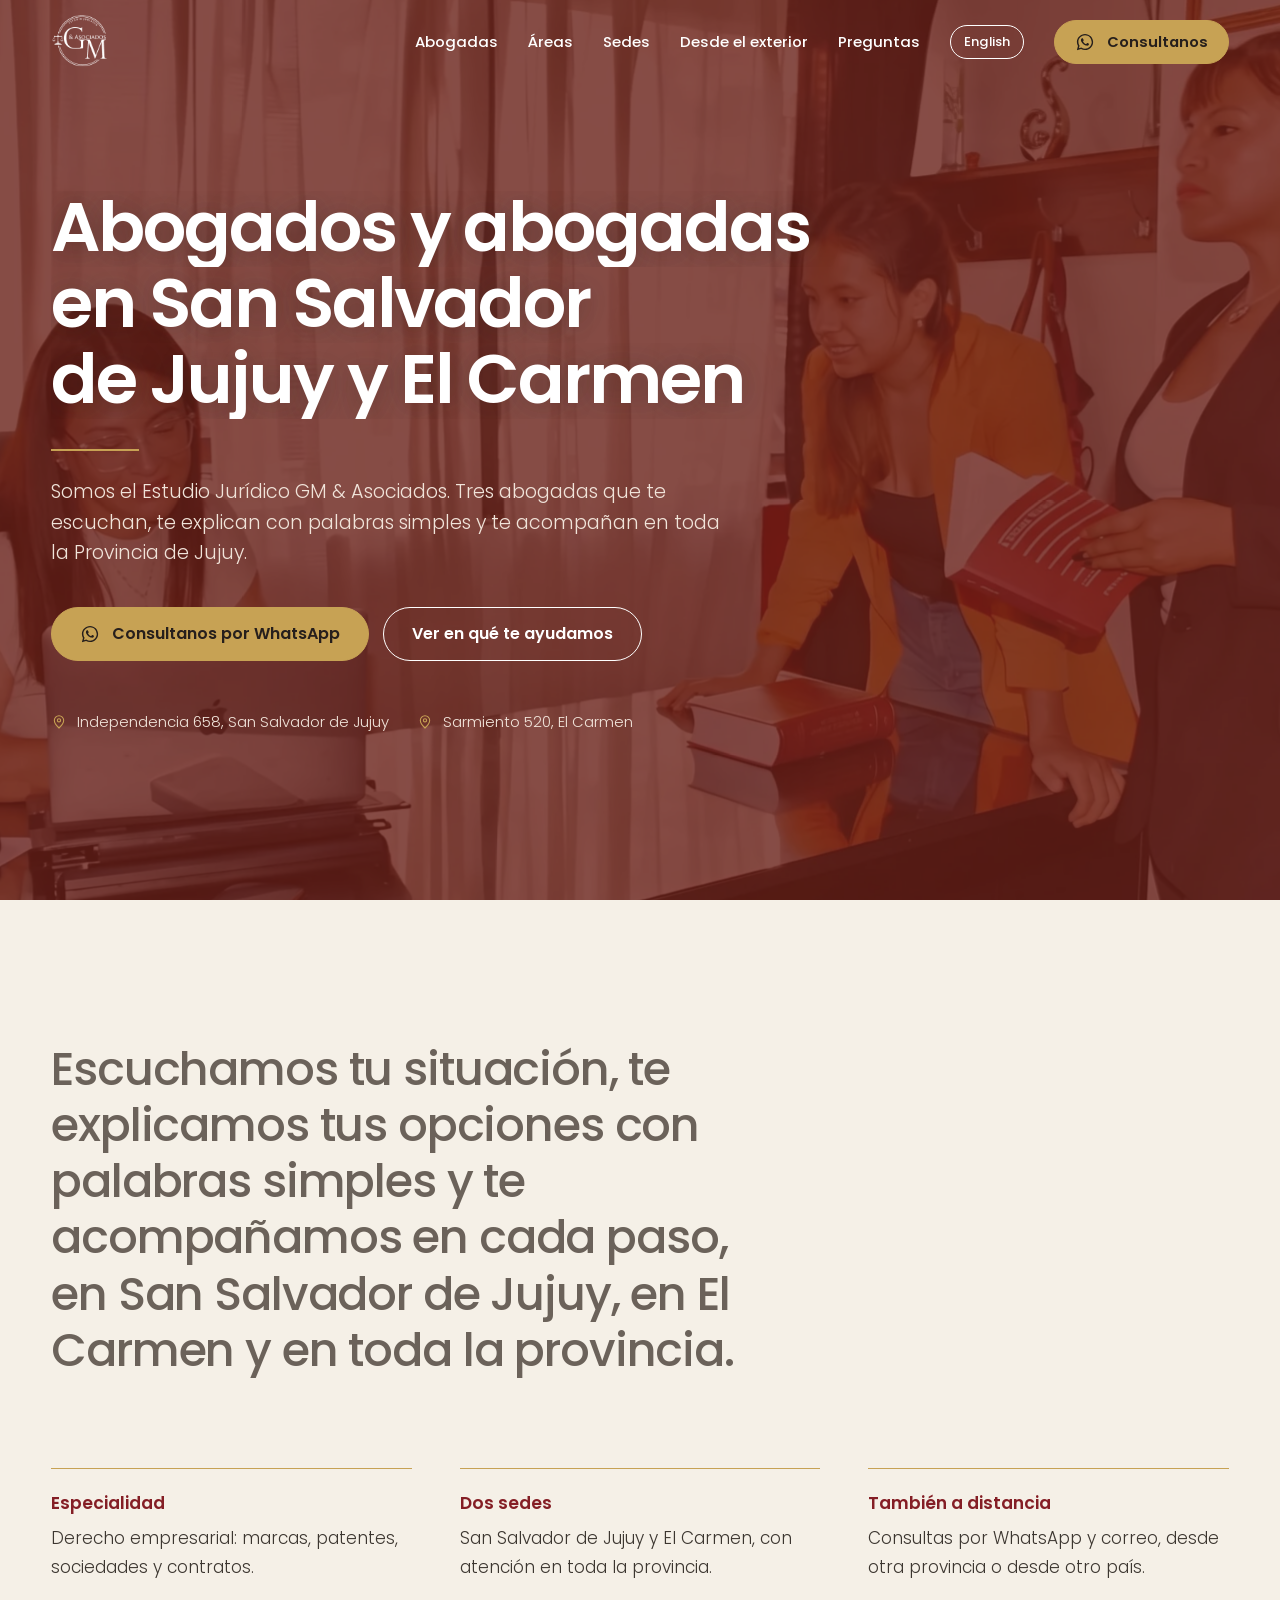
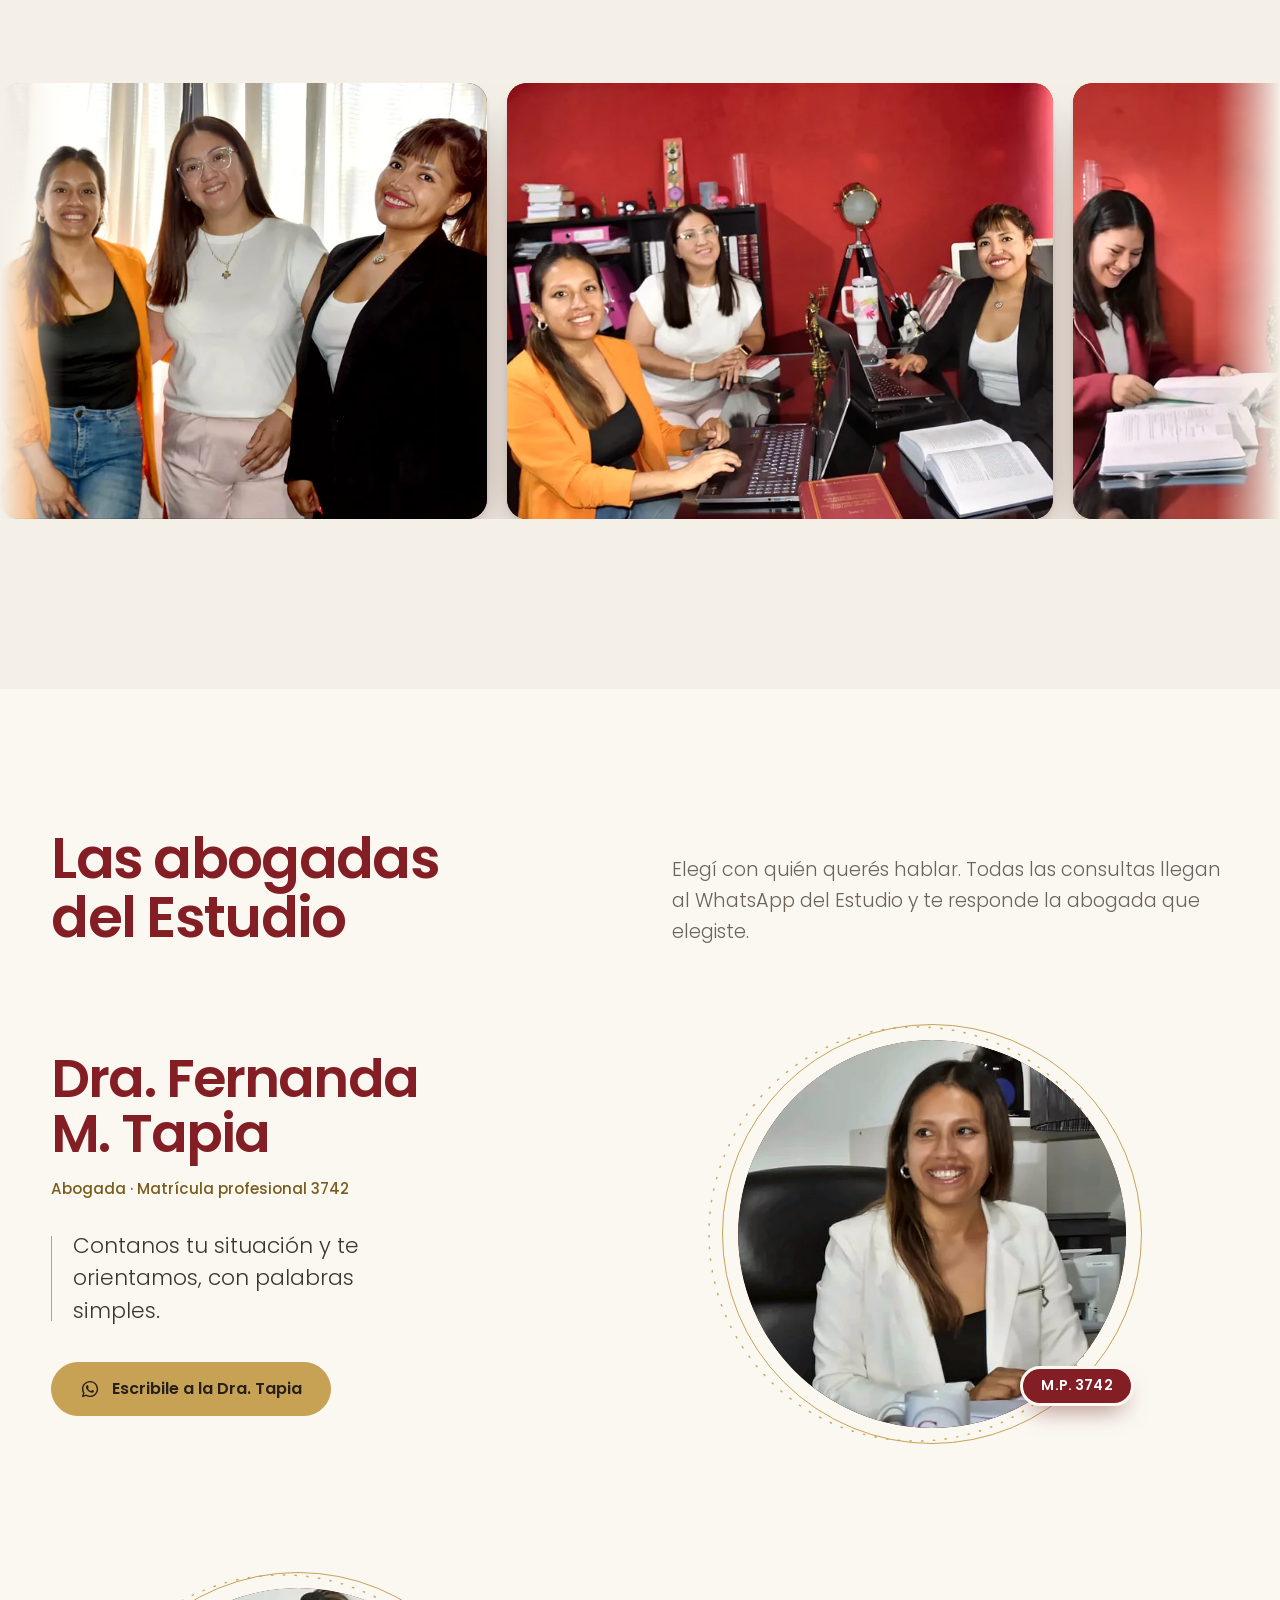
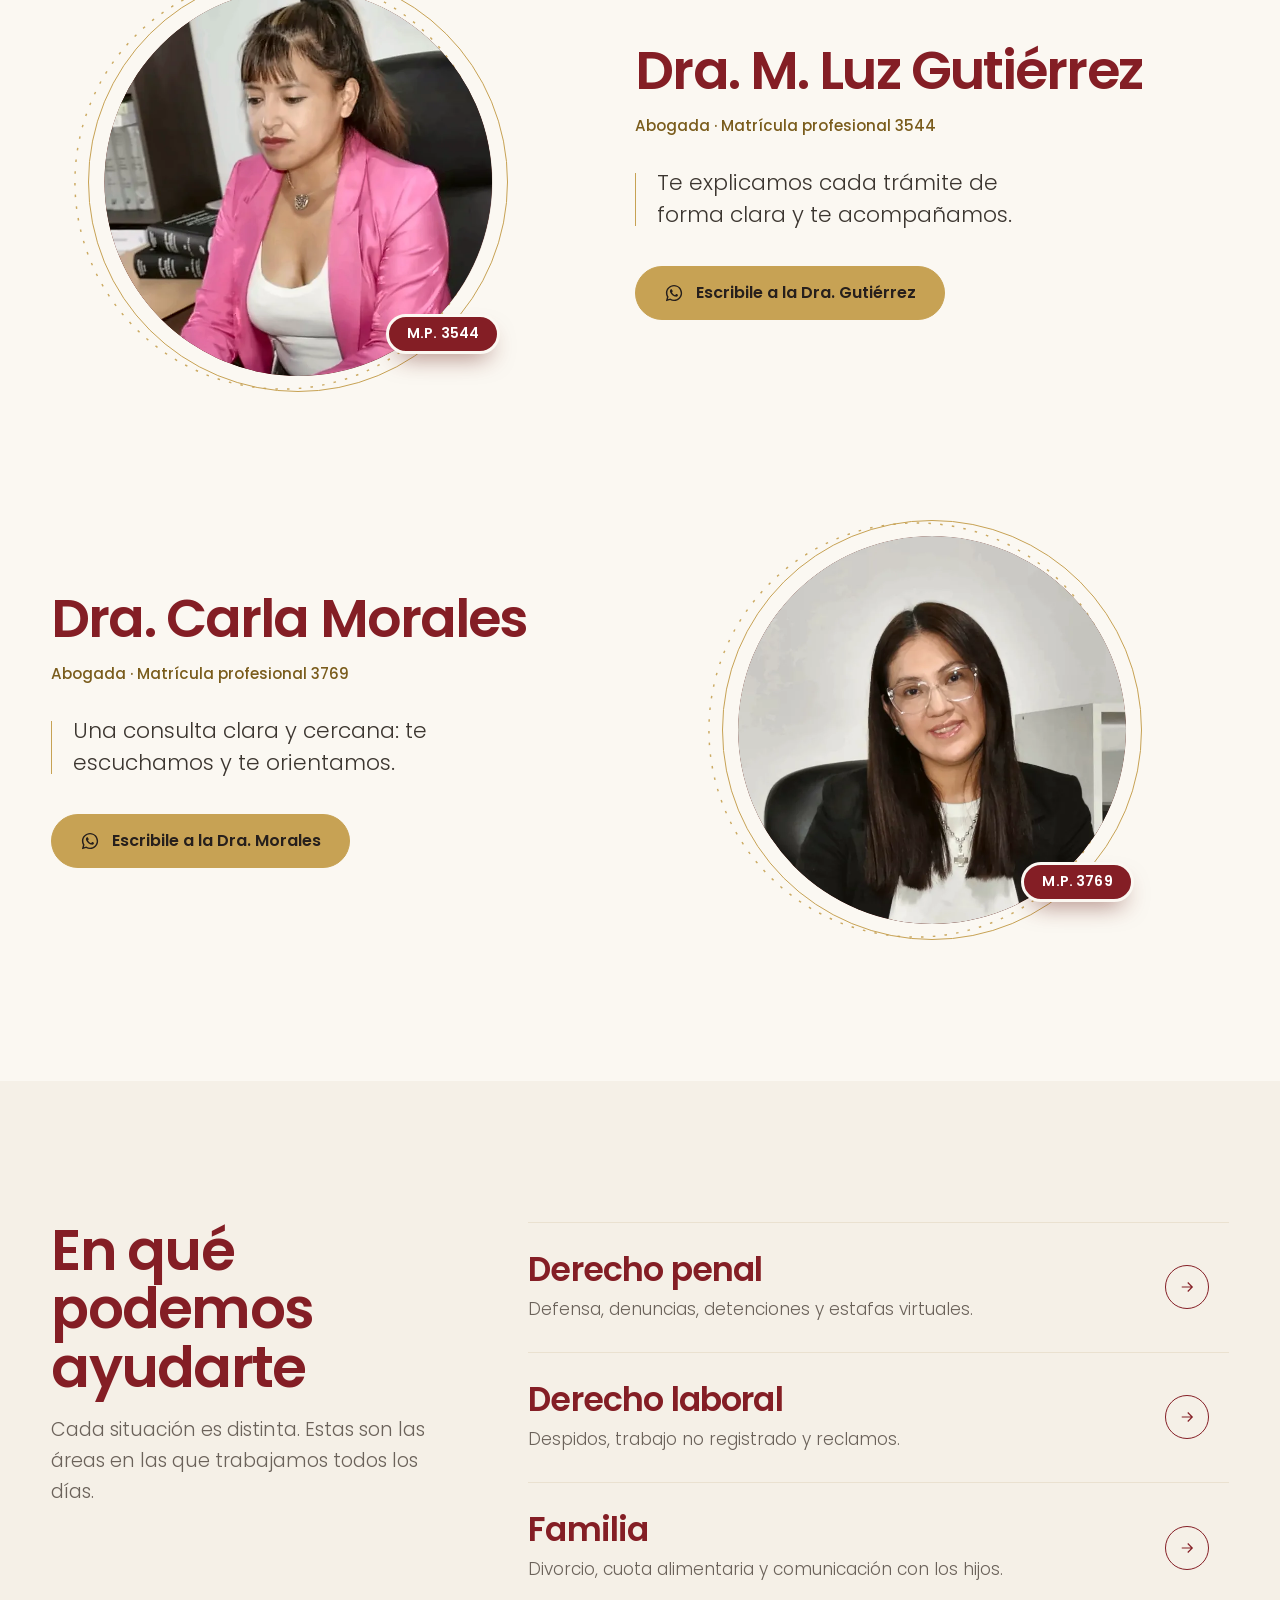
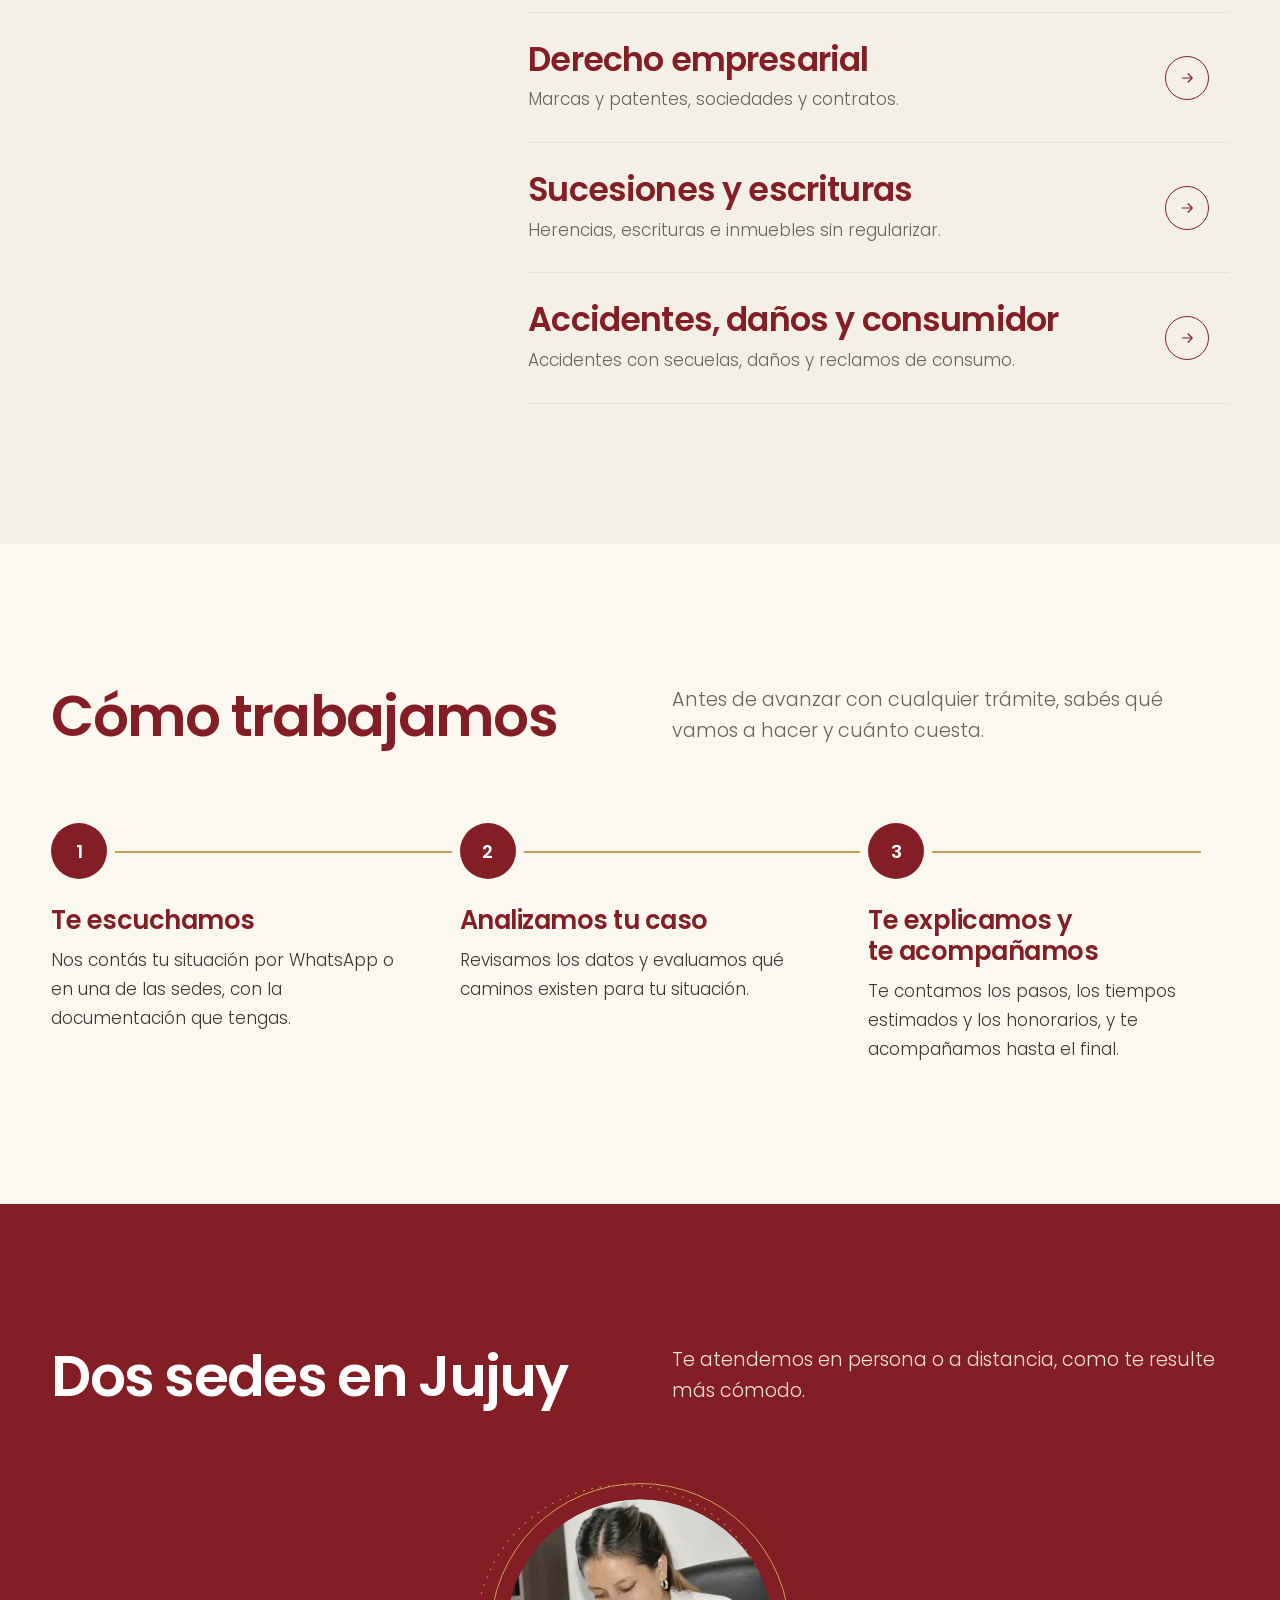
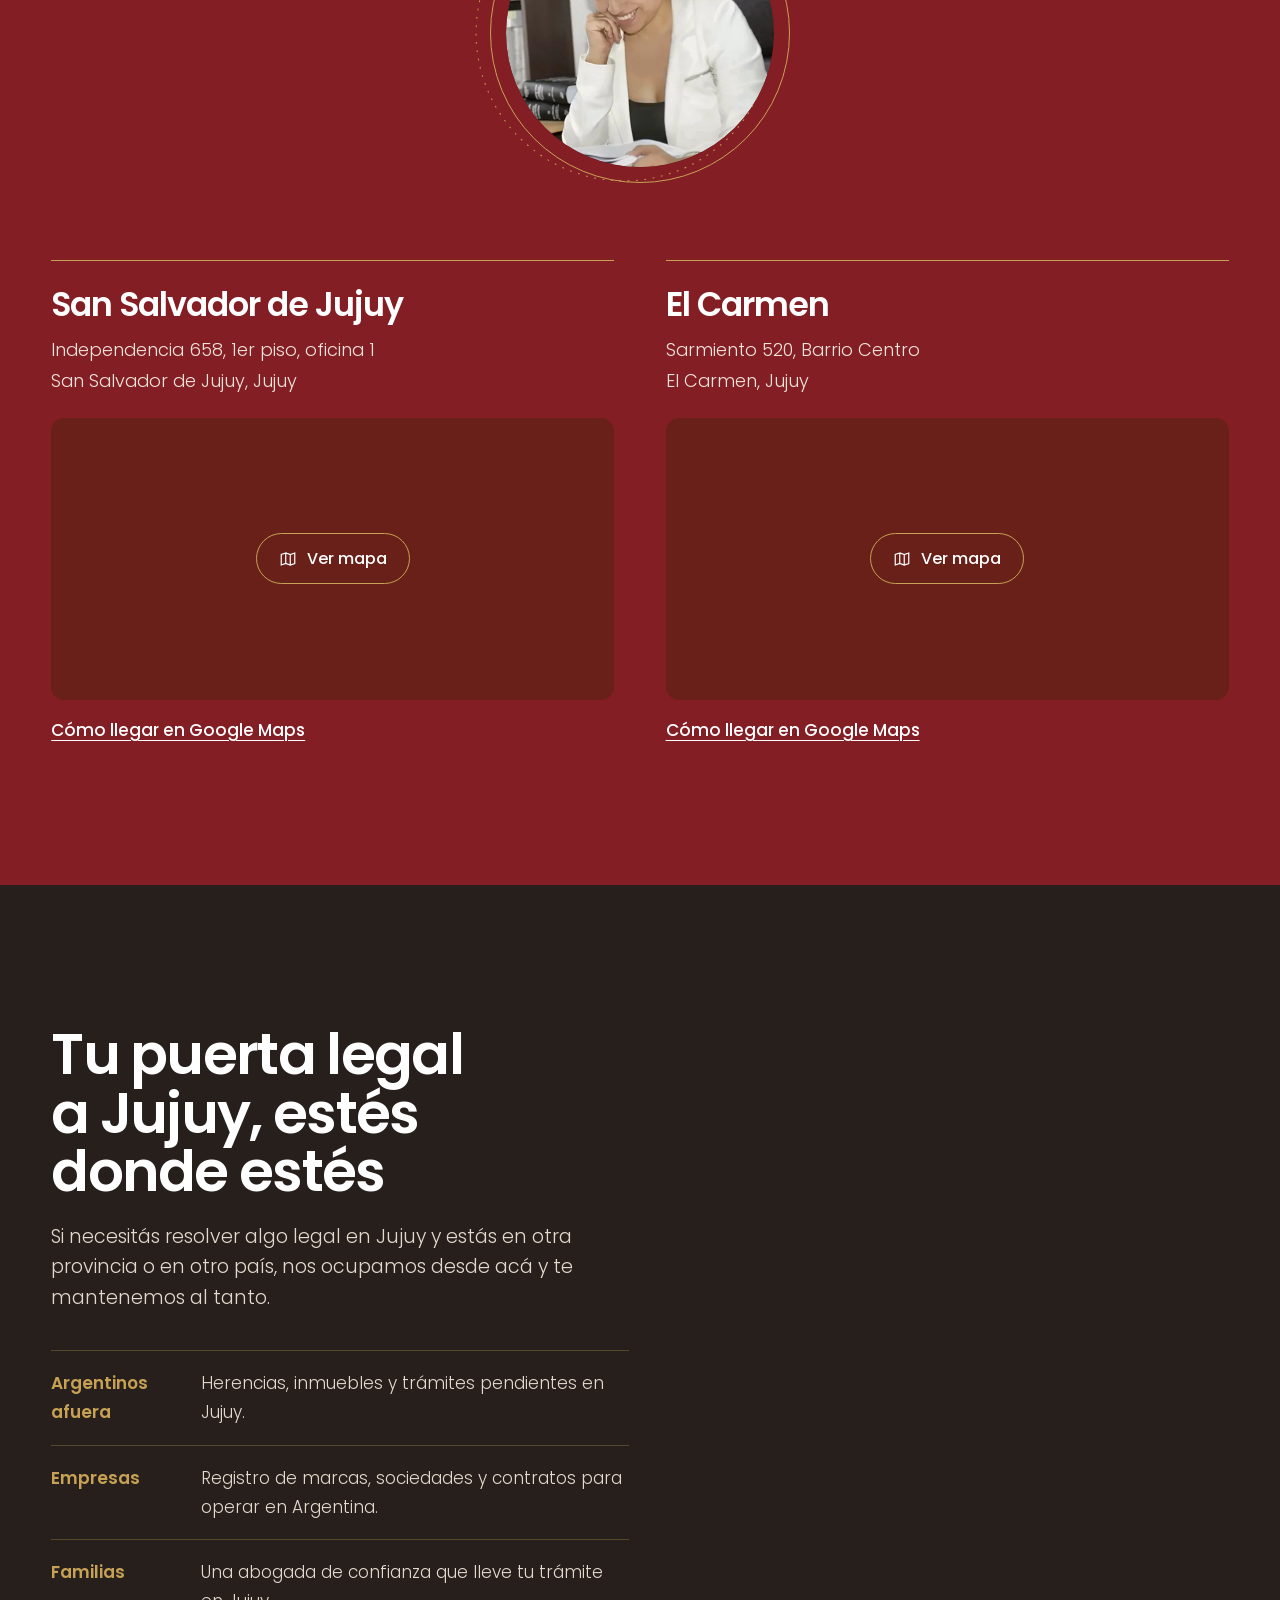
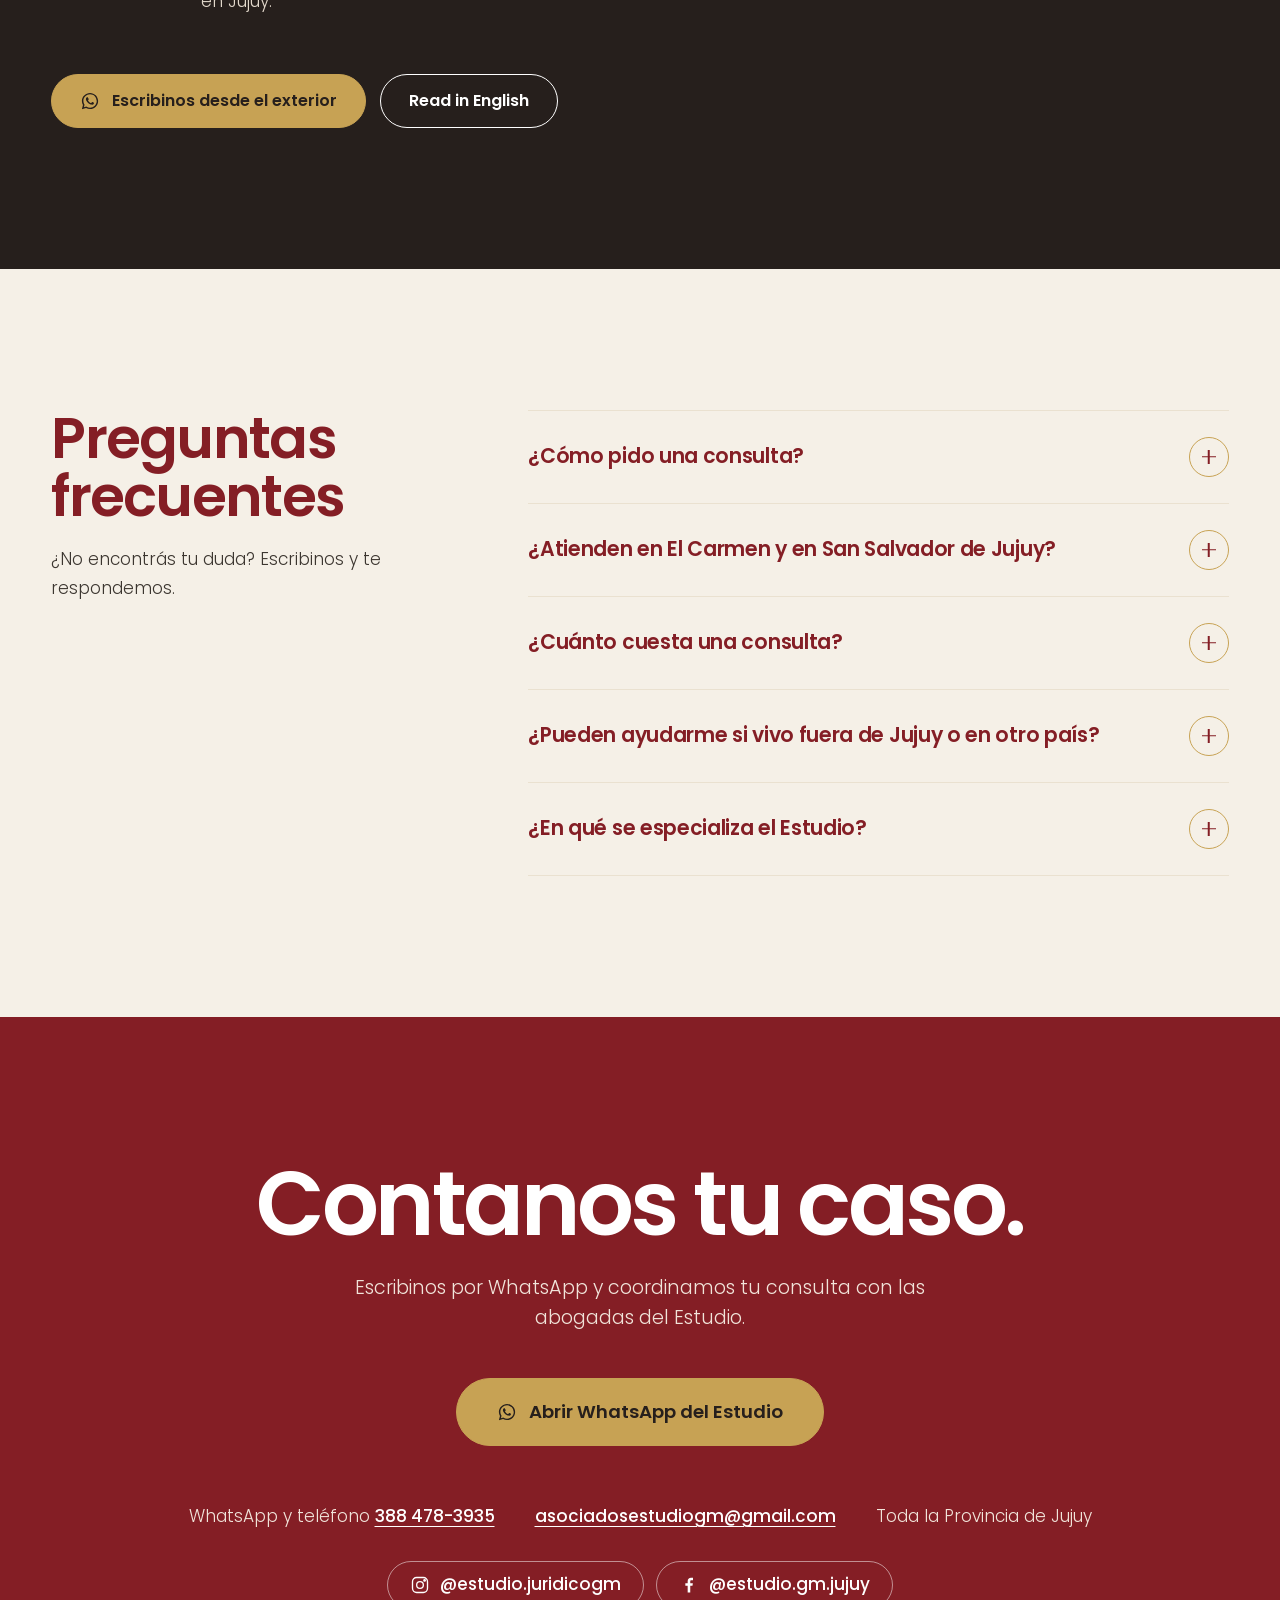
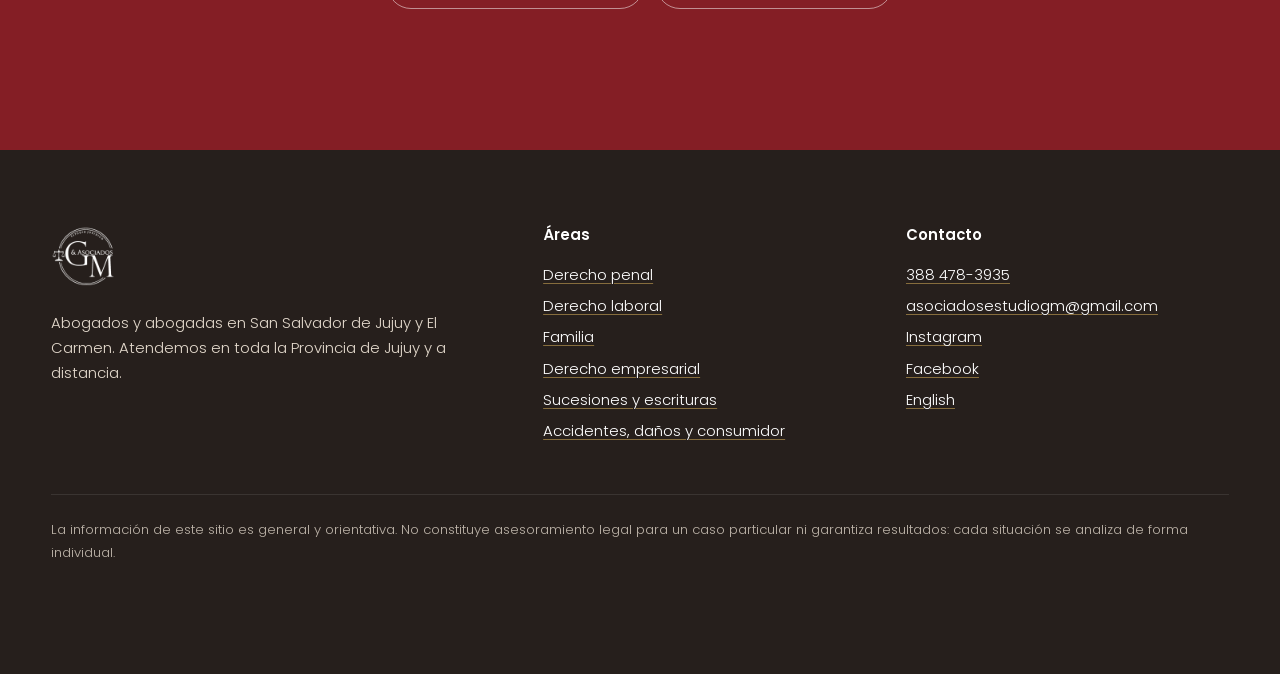
<file: index.html>
<!doctype html>
<html lang="es-AR">
<head>
<meta charset="utf-8">
<meta name="viewport" content="width=device-width,initial-scale=1">
<title>Abogadas en Jujuy y El Carmen | Estudio GM &amp; Asociados</title>
<meta name="description" content="Estudio jurídico en San Salvador de Jujuy y El Carmen. Abogados y abogadas en derecho empresarial, penal, laboral y familia. Consultá por WhatsApp.">
<meta name="robots" content="index,follow,max-image-preview:large">
<link rel="canonical" href="https://consultorarzok.github.io/estudio-gm-asociados-web/">
<link rel="alternate" hreflang="es-AR" href="https://consultorarzok.github.io/estudio-gm-asociados-web/">
<link rel="alternate" hreflang="en" href="https://consultorarzok.github.io/estudio-gm-asociados-web/en/">
<link rel="alternate" hreflang="x-default" href="https://consultorarzok.github.io/estudio-gm-asociados-web/">
<meta name="theme-color" content="#841E25">
<meta name="geo.region" content="AR-Y">
<meta name="geo.placename" content="San Salvador de Jujuy">
<meta property="og:type" content="website">
<meta property="og:site_name" content="Estudio Jurídico GM &amp; Asociados">
<meta property="og:title" content="Abogadas en Jujuy y El Carmen | Estudio GM &amp; Asociados">
<meta property="og:description" content="Estudio jurídico en San Salvador de Jujuy y El Carmen. Abogados y abogadas en derecho empresarial, penal, laboral y familia. Consultá por WhatsApp.">
<meta property="og:url" content="https://consultorarzok.github.io/estudio-gm-asociados-web/">
<meta property="og:image" content="https://consultorarzok.github.io/estudio-gm-asociados-web/img/og.jpg">
<meta property="og:image:width" content="1200"><meta property="og:image:height" content="630">
<meta property="og:locale" content="es_AR">
<meta name="twitter:card" content="summary_large_image">
<link rel="icon" href="favicon.png" type="image/png">
<link rel="apple-touch-icon" href="apple-touch-icon.png">
<link rel="preload" href="fonts/poppins-semibold.woff2" as="font" type="font/woff2" crossorigin>
<link rel="preload" href="fonts/poppins-light.woff2" as="font" type="font/woff2" crossorigin>
<link rel="preload" as="image" type="image/webp" imagesrcset="img/portada-equipo-900.webp 900w, img/portada-equipo-1600.webp 1600w, img/portada-equipo-2400.webp 2400w" imagesizes="100vw" fetchpriority="high">
<link rel="stylesheet" href="style.css?v=202611141429">
<script>(function(r){r.classList.add('js');try{if(!matchMedia('(prefers-reduced-motion: reduce)').matches&&sessionStorage.getItem('gm-intro')!=='1'){r.classList.add('anim');setTimeout(function(){r.classList.add('listo')},2600);}}catch(e){}})(document.documentElement)</script>
<script src="main.js?v=202611141429" defer></script>
<script src="mundo.js?v=202611141429" defer></script>
<script type="application/ld+json">{"@context": "https://schema.org", "@graph": [{"@type": ["LegalService", "LocalBusiness"], "@id": "https://consultorarzok.github.io/estudio-gm-asociados-web/#estudio", "name": "Estudio Jurídico GM & Asociados", "alternateName": ["GM & Asociados", "Estudio GM Jujuy"], "description": "Estudio jurídico en San Salvador de Jujuy y El Carmen, Jujuy, Argentina. Abogadas en derecho empresarial, penal, laboral, familia, sucesiones, daños y consumidor.", "url": "https://consultorarzok.github.io/estudio-gm-asociados-web/", "logo": "https://consultorarzok.github.io/estudio-gm-asociados-web/img/logo-gm.png", "image": ["https://consultorarzok.github.io/estudio-gm-asociados-web/img/og.jpg", "https://consultorarzok.github.io/estudio-gm-asociados-web/img/portada-equipo-1600.webp"], "telephone": "+543884783935", "email": "asociadosestudiogm@gmail.com", "priceRange": "$$", "address": {"@type": "PostalAddress", "streetAddress": "Independencia 658, 1er Piso, Of. 1", "addressLocality": "San Salvador de Jujuy", "addressRegion": "Jujuy", "addressCountry": "AR"}, "areaServed": [{"@type": "AdministrativeArea", "name": "Provincia de Jujuy"}, {"@type": "City", "name": "San Salvador de Jujuy"}, {"@type": "City", "name": "El Carmen"}], "knowsAbout": ["Derecho empresarial", "Registro de marcas y patentes", "Sociedades comerciales", "Derecho penal", "Derecho laboral", "Derecho de familia", "Sucesiones", "Escrituras", "Daños y perjuicios", "Derecho del consumidor"], "sameAs": ["https://www.instagram.com/estudio.juridicogm/", "https://www.facebook.com/estudio.gm.jujuy"], "contactPoint": {"@type": "ContactPoint", "telephone": "+543884783935", "contactType": "customer service", "availableLanguage": ["es"], "areaServed": "AR"}, "department": [{"@type": "LegalService", "name": "Estudio Jurídico GM & Asociados — San Salvador de Jujuy", "address": {"@type": "PostalAddress", "streetAddress": "Independencia 658, 1er Piso, Of. 1", "addressLocality": "San Salvador de Jujuy", "addressRegion": "Jujuy", "addressCountry": "AR"}, "telephone": "+543884783935"}, {"@type": "LegalService", "name": "Estudio Jurídico GM & Asociados — El Carmen", "address": {"@type": "PostalAddress", "streetAddress": "Sarmiento 520, Barrio Centro", "addressLocality": "El Carmen", "addressRegion": "Jujuy", "addressCountry": "AR"}, "telephone": "+543884783935"}], "employee": [{"@type": "Person", "name": "Dra. Fernanda M. Tapia", "jobTitle": "Abogada", "image": "https://consultorarzok.github.io/estudio-gm-asociados-web/img/dra-tapia-900.webp", "worksFor": {"@id": "https://consultorarzok.github.io/estudio-gm-asociados-web/#estudio"}}, {"@type": "Person", "name": "Dra. M. Luz Gutiérrez", "jobTitle": "Abogada", "image": "https://consultorarzok.github.io/estudio-gm-asociados-web/img/dra-gutierrez-900.webp", "worksFor": {"@id": "https://consultorarzok.github.io/estudio-gm-asociados-web/#estudio"}}, {"@type": "Person", "name": "Dra. Carla Morales", "jobTitle": "Abogada", "image": "https://consultorarzok.github.io/estudio-gm-asociados-web/img/dra-morales-900.webp", "worksFor": {"@id": "https://consultorarzok.github.io/estudio-gm-asociados-web/#estudio"}}]}, {"@type": "WebSite", "@id": "https://consultorarzok.github.io/estudio-gm-asociados-web/#web", "url": "https://consultorarzok.github.io/estudio-gm-asociados-web/", "name": "Estudio Jurídico GM & Asociados", "inLanguage": "es-AR", "publisher": {"@id": "https://consultorarzok.github.io/estudio-gm-asociados-web/#estudio"}}]}</script>
</head>
<body>
<a class="skip" href="#main">Ir al contenido</a>
<header class="top"><div class="wrap bar">
<a class="marca" href="./" aria-label="Estudio Jurídico GM &amp; Asociados"><span class="logos"><img class="l-blanco" src="img/logo-gm-blanco.png" alt="" width="50" height="50"><img class="l-color" src="img/logo-gm.png" alt="" width="50" height="47"></span></a>
<button class="abrir" type="button" aria-expanded="false" aria-controls="menu"><span></span><b class="sr">Abrir menú</b></button>
<nav class="menu" id="menu" aria-label="Principal"><a href="#abogadas">Abogadas</a><a href="#areas">Áreas</a><a href="#sedes">Sedes</a><a href="#exterior">Desde el exterior</a><a href="#preguntas">Preguntas</a><a class="idioma" href="en/" hreflang="en" lang="en">English</a><a class="btn sm" href="https://wa.me/5493884783935?text=Hola%2C%20quisiera%20hacer%20una%20consulta%20con%20el%20Estudio%20GM%20%26%20Asociados." target="_blank" rel="noopener"><svg viewBox="0 0 32 32" fill="currentColor" aria-hidden="true"><path d="M16.04 3C8.84 3 3 8.83 3 16.02c0 2.3.6 4.54 1.74 6.51L3 29l6.64-1.7a13 13 0 0 0 6.4 1.64h.01C23.23 28.94 29 23.1 29 15.92 29 8.83 23.2 3 16.04 3Zm0 23.7h-.01a10.7 10.7 0 0 1-5.46-1.5l-.39-.23-3.94 1.01 1.05-3.84-.25-.4a10.67 10.67 0 0 1-1.64-5.72c0-5.9 4.8-10.7 10.7-10.7 2.86 0 5.54 1.1 7.56 3.14a10.6 10.6 0 0 1 3.13 7.57c0 5.9-4.8 10.67-10.75 10.67Zm5.87-8c-.32-.16-1.9-.94-2.2-1.05-.3-.1-.5-.16-.73.16-.21.32-.84 1.05-1.03 1.27-.19.21-.38.24-.7.08-.32-.16-1.36-.5-2.59-1.6a9.7 9.7 0 0 1-1.8-2.24c-.19-.32 0-.5.14-.66.14-.14.32-.38.48-.57.16-.19.21-.32.32-.54.1-.21.05-.4-.03-.56-.08-.16-.73-1.76-1-2.4-.26-.63-.53-.54-.73-.55h-.62c-.21 0-.56.08-.85.4-.29.32-1.11 1.08-1.11 2.64 0 1.55 1.14 3.06 1.3 3.27.16.21 2.23 3.4 5.4 4.77.75.33 1.34.52 1.8.67.76.24 1.45.2 2 .12.6-.09 1.9-.78 2.16-1.53.27-.75.27-1.39.19-1.53-.08-.13-.3-.21-.62-.37Z"/></svg>Consultanos</a></nav>
</div></header>
<main id="main">
<section class="hero">
<div class="fondo" style="--pos:50% 40%"><img src="img/portada-equipo-2400.webp" srcset="img/portada-equipo-900.webp 900w, img/portada-equipo-1600.webp 1600w, img/portada-equipo-2400.webp 2400w" sizes="100vw" alt="Las abogadas del Estudio GM &amp; Asociados trabajando juntas en la oficina de San Salvador de Jujuy" fetchpriority="high" decoding="async"></div><div class="velo"></div>
<div class="wrap"><div class="texto">
<h1 class="display"><span class="ln"><span>Abogados y abogadas</span></span><span class="ln"><span>en San Salvador</span></span><span class="ln"><span>de Jujuy y El Carmen</span></span></h1>
<span class="filete"></span>
<p class="bajada">Somos el Estudio Jurídico GM &amp; Asociados. Tres abogadas que te escuchan, te explican con palabras simples y te acompañan en toda la Provincia de Jujuy.</p>
<div class="acciones"><a class="btn" href="https://wa.me/5493884783935?text=Hola%2C%20quisiera%20hacer%20una%20consulta%20con%20el%20Estudio%20GM%20%26%20Asociados." target="_blank" rel="noopener"><svg viewBox="0 0 32 32" fill="currentColor" aria-hidden="true"><path d="M16.04 3C8.84 3 3 8.83 3 16.02c0 2.3.6 4.54 1.74 6.51L3 29l6.64-1.7a13 13 0 0 0 6.4 1.64h.01C23.23 28.94 29 23.1 29 15.92 29 8.83 23.2 3 16.04 3Zm0 23.7h-.01a10.7 10.7 0 0 1-5.46-1.5l-.39-.23-3.94 1.01 1.05-3.84-.25-.4a10.67 10.67 0 0 1-1.64-5.72c0-5.9 4.8-10.7 10.7-10.7 2.86 0 5.54 1.1 7.56 3.14a10.6 10.6 0 0 1 3.13 7.57c0 5.9-4.8 10.67-10.75 10.67Zm5.87-8c-.32-.16-1.9-.94-2.2-1.05-.3-.1-.5-.16-.73.16-.21.32-.84 1.05-1.03 1.27-.19.21-.38.24-.7.08-.32-.16-1.36-.5-2.59-1.6a9.7 9.7 0 0 1-1.8-2.24c-.19-.32 0-.5.14-.66.14-.14.32-.38.48-.57.16-.19.21-.32.32-.54.1-.21.05-.4-.03-.56-.08-.16-.73-1.76-1-2.4-.26-.63-.53-.54-.73-.55h-.62c-.21 0-.56.08-.85.4-.29.32-1.11 1.08-1.11 2.64 0 1.55 1.14 3.06 1.3 3.27.16.21 2.23 3.4 5.4 4.77.75.33 1.34.52 1.8.67.76.24 1.45.2 2 .12.6-.09 1.9-.78 2.16-1.53.27-.75.27-1.39.19-1.53-.08-.13-.3-.21-.62-.37Z"/></svg>Consultanos por WhatsApp</a><a class="btn linea" href="#areas">Ver en qué te ayudamos</a></div>
<p class="lugares"><span><svg viewBox="0 0 24 24" fill="none" stroke="currentColor" stroke-width="1.6" aria-hidden="true"><path d="M12 21s-7-6.1-7-11.5a7 7 0 0 1 14 0C19 14.9 12 21 12 21Z"/><circle cx="12" cy="9.5" r="2.5"/></svg>Independencia 658, San Salvador de Jujuy</span><span><svg viewBox="0 0 24 24" fill="none" stroke="currentColor" stroke-width="1.6" aria-hidden="true"><path d="M12 21s-7-6.1-7-11.5a7 7 0 0 1 14 0C19 14.9 12 21 12 21Z"/><circle cx="12" cy="9.5" r="2.5"/></svg>Sarmiento 520, El Carmen</span></p>
</div></div>
</section>

<section class="manifiesto"><div class="wrap">
<div class="fila">
<p class="frase">Escuchamos tu situación, te explicamos tus opciones con palabras simples y te acompañamos en cada paso, en San Salvador de Jujuy, en El Carmen y en toda la provincia.</p>
</div>
<dl class="datos">
<div><dt>Especialidad</dt><dd>Derecho empresarial: marcas, patentes, sociedades y contratos.</dd></div>
<div><dt>Dos sedes</dt><dd>San Salvador de Jujuy y El Carmen, con atención en toda la provincia.</dd></div>
<div><dt>También a distancia</dt><dd>Consultas por WhatsApp y correo, desde otra provincia o desde otro país.</dd></div>
</dl>
</div>
<div class="carrusel-caja"><div class="carrusel" role="group" aria-label="Fotos del equipo"><div class="pista"><figure class="slide"><img src="img/equipo-1200.webp" srcset="img/equipo-700.webp 700w, img/equipo-1200.webp 1200w" sizes="(max-width:700px) 80vw, 520px" alt="Las tres abogadas del Estudio GM &amp; Asociados, juntas y sonriendo" width="1200" height="1074" decoding="async"></figure><figure class="slide"><img src="img/oficina-roja-1200.webp" srcset="img/oficina-roja-700.webp 700w, img/oficina-roja-1200.webp 1200w" sizes="(max-width:700px) 80vw, 520px" alt="Las abogadas del Estudio trabajando en la oficina de paredes bordó" width="1200" height="956" decoding="async"></figure><figure class="slide"><img src="img/reunion-1200.webp" srcset="img/reunion-700.webp 700w, img/reunion-1200.webp 1200w" sizes="(max-width:700px) 80vw, 520px" alt="Reunión de trabajo de las abogadas en la oficina del Estudio" width="1200" height="817" decoding="async"></figure><figure class="slide" aria-hidden="true"><img src="img/equipo-1200.webp" srcset="img/equipo-700.webp 700w, img/equipo-1200.webp 1200w" sizes="(max-width:700px) 80vw, 520px" alt="" width="1200" height="1074" decoding="async"></figure><figure class="slide" aria-hidden="true"><img src="img/oficina-roja-1200.webp" srcset="img/oficina-roja-700.webp 700w, img/oficina-roja-1200.webp 1200w" sizes="(max-width:700px) 80vw, 520px" alt="" width="1200" height="956" decoding="async"></figure><figure class="slide" aria-hidden="true"><img src="img/reunion-1200.webp" srcset="img/reunion-700.webp 700w, img/reunion-1200.webp 1200w" sizes="(max-width:700px) 80vw, 520px" alt="" width="1200" height="817" decoding="async"></figure></div></div></div></section>

<section class="papel" id="abogadas"><div class="wrap">
<div class="cab"><h2>Las abogadas del Estudio</h2><p class="bajada">Elegí con quién querés hablar. Todas las consultas llegan al WhatsApp del Estudio y te responde la abogada que elegiste.</p></div>
<article class="abogada">
<figure class="retrato revela "><span class="aro"></span><svg class="aro2" viewBox="0 0 100 100" aria-hidden="true"><circle cx="50" cy="50" r="49.3"/></svg><div class="foto"><img src="img/circ-tapia-760.webp" srcset="img/circ-tapia-400.webp 400w, img/circ-tapia-760.webp 760w" sizes="(max-width:800px) 80vw, 420px" alt="Dra. Fernanda M. Tapia, abogada en Jujuy, sonriendo en su escritorio del Estudio" width="760" height="760" loading="lazy" decoding="async"></div><span class="chapa">M.P. 3742</span></figure>
<div class="sube"><h3>Dra. Fernanda M. Tapia</h3><p class="mp">Abogada · Matrícula profesional 3742</p>
<blockquote>Contanos tu situación y te orientamos, con palabras simples.</blockquote>
<a class="btn" href="https://wa.me/5493884783935?text=Hola%2C%20quisiera%20hacer%20una%20consulta%20con%20la%20Dra.%20Tapia." target="_blank" rel="noopener"><svg viewBox="0 0 32 32" fill="currentColor" aria-hidden="true"><path d="M16.04 3C8.84 3 3 8.83 3 16.02c0 2.3.6 4.54 1.74 6.51L3 29l6.64-1.7a13 13 0 0 0 6.4 1.64h.01C23.23 28.94 29 23.1 29 15.92 29 8.83 23.2 3 16.04 3Zm0 23.7h-.01a10.7 10.7 0 0 1-5.46-1.5l-.39-.23-3.94 1.01 1.05-3.84-.25-.4a10.67 10.67 0 0 1-1.64-5.72c0-5.9 4.8-10.7 10.7-10.7 2.86 0 5.54 1.1 7.56 3.14a10.6 10.6 0 0 1 3.13 7.57c0 5.9-4.8 10.67-10.75 10.67Zm5.87-8c-.32-.16-1.9-.94-2.2-1.05-.3-.1-.5-.16-.73.16-.21.32-.84 1.05-1.03 1.27-.19.21-.38.24-.7.08-.32-.16-1.36-.5-2.59-1.6a9.7 9.7 0 0 1-1.8-2.24c-.19-.32 0-.5.14-.66.14-.14.32-.38.48-.57.16-.19.21-.32.32-.54.1-.21.05-.4-.03-.56-.08-.16-.73-1.76-1-2.4-.26-.63-.53-.54-.73-.55h-.62c-.21 0-.56.08-.85.4-.29.32-1.11 1.08-1.11 2.64 0 1.55 1.14 3.06 1.3 3.27.16.21 2.23 3.4 5.4 4.77.75.33 1.34.52 1.8.67.76.24 1.45.2 2 .12.6-.09 1.9-.78 2.16-1.53.27-.75.27-1.39.19-1.53-.08-.13-.3-.21-.62-.37Z"/></svg>Escribile a la Dra. Tapia</a></div>
</article><article class="abogada">
<figure class="retrato revela "><span class="aro"></span><svg class="aro2" viewBox="0 0 100 100" aria-hidden="true"><circle cx="50" cy="50" r="49.3"/></svg><div class="foto"><img src="img/circ-gutierrez-760.webp" srcset="img/circ-gutierrez-400.webp 400w, img/circ-gutierrez-760.webp 760w" sizes="(max-width:800px) 80vw, 420px" alt="Dra. M. Luz Gutiérrez, abogada en Jujuy, trabajando en su computadora" width="760" height="760" loading="lazy" decoding="async"></div><span class="chapa">M.P. 3544</span></figure>
<div class="sube"><h3>Dra. M. Luz Gutiérrez</h3><p class="mp">Abogada · Matrícula profesional 3544</p>
<blockquote>Te explicamos cada trámite de forma clara y te acompañamos.</blockquote>
<a class="btn" href="https://wa.me/5493884783935?text=Hola%2C%20quisiera%20hacer%20una%20consulta%20con%20la%20Dra.%20Guti%C3%A9rrez." target="_blank" rel="noopener"><svg viewBox="0 0 32 32" fill="currentColor" aria-hidden="true"><path d="M16.04 3C8.84 3 3 8.83 3 16.02c0 2.3.6 4.54 1.74 6.51L3 29l6.64-1.7a13 13 0 0 0 6.4 1.64h.01C23.23 28.94 29 23.1 29 15.92 29 8.83 23.2 3 16.04 3Zm0 23.7h-.01a10.7 10.7 0 0 1-5.46-1.5l-.39-.23-3.94 1.01 1.05-3.84-.25-.4a10.67 10.67 0 0 1-1.64-5.72c0-5.9 4.8-10.7 10.7-10.7 2.86 0 5.54 1.1 7.56 3.14a10.6 10.6 0 0 1 3.13 7.57c0 5.9-4.8 10.67-10.75 10.67Zm5.87-8c-.32-.16-1.9-.94-2.2-1.05-.3-.1-.5-.16-.73.16-.21.32-.84 1.05-1.03 1.27-.19.21-.38.24-.7.08-.32-.16-1.36-.5-2.59-1.6a9.7 9.7 0 0 1-1.8-2.24c-.19-.32 0-.5.14-.66.14-.14.32-.38.48-.57.16-.19.21-.32.32-.54.1-.21.05-.4-.03-.56-.08-.16-.73-1.76-1-2.4-.26-.63-.53-.54-.73-.55h-.62c-.21 0-.56.08-.85.4-.29.32-1.11 1.08-1.11 2.64 0 1.55 1.14 3.06 1.3 3.27.16.21 2.23 3.4 5.4 4.77.75.33 1.34.52 1.8.67.76.24 1.45.2 2 .12.6-.09 1.9-.78 2.16-1.53.27-.75.27-1.39.19-1.53-.08-.13-.3-.21-.62-.37Z"/></svg>Escribile a la Dra. Gutiérrez</a></div>
</article><article class="abogada">
<figure class="retrato revela "><span class="aro"></span><svg class="aro2" viewBox="0 0 100 100" aria-hidden="true"><circle cx="50" cy="50" r="49.3"/></svg><div class="foto"><img src="img/circ-morales-760.webp" srcset="img/circ-morales-400.webp 400w, img/circ-morales-760.webp 760w" sizes="(max-width:800px) 80vw, 420px" alt="Dra. Carla Morales, abogada en Jujuy, en su escritorio del Estudio" width="760" height="760" loading="lazy" decoding="async"></div><span class="chapa">M.P. 3769</span></figure>
<div class="sube"><h3>Dra. Carla Morales</h3><p class="mp">Abogada · Matrícula profesional 3769</p>
<blockquote>Una consulta clara y cercana: te escuchamos y te orientamos.</blockquote>
<a class="btn" href="https://wa.me/5493884783935?text=Hola%2C%20quisiera%20hacer%20una%20consulta%20con%20la%20Dra.%20Morales." target="_blank" rel="noopener"><svg viewBox="0 0 32 32" fill="currentColor" aria-hidden="true"><path d="M16.04 3C8.84 3 3 8.83 3 16.02c0 2.3.6 4.54 1.74 6.51L3 29l6.64-1.7a13 13 0 0 0 6.4 1.64h.01C23.23 28.94 29 23.1 29 15.92 29 8.83 23.2 3 16.04 3Zm0 23.7h-.01a10.7 10.7 0 0 1-5.46-1.5l-.39-.23-3.94 1.01 1.05-3.84-.25-.4a10.67 10.67 0 0 1-1.64-5.72c0-5.9 4.8-10.7 10.7-10.7 2.86 0 5.54 1.1 7.56 3.14a10.6 10.6 0 0 1 3.13 7.57c0 5.9-4.8 10.67-10.75 10.67Zm5.87-8c-.32-.16-1.9-.94-2.2-1.05-.3-.1-.5-.16-.73.16-.21.32-.84 1.05-1.03 1.27-.19.21-.38.24-.7.08-.32-.16-1.36-.5-2.59-1.6a9.7 9.7 0 0 1-1.8-2.24c-.19-.32 0-.5.14-.66.14-.14.32-.38.48-.57.16-.19.21-.32.32-.54.1-.21.05-.4-.03-.56-.08-.16-.73-1.76-1-2.4-.26-.63-.53-.54-.73-.55h-.62c-.21 0-.56.08-.85.4-.29.32-1.11 1.08-1.11 2.64 0 1.55 1.14 3.06 1.3 3.27.16.21 2.23 3.4 5.4 4.77.75.33 1.34.52 1.8.67.76.24 1.45.2 2 .12.6-.09 1.9-.78 2.16-1.53.27-.75.27-1.39.19-1.53-.08-.13-.3-.21-.62-.37Z"/></svg>Escribile a la Dra. Morales</a></div>
</article>
</div></section>

<section id="areas"><div class="wrap areas-grid">
<div class="pegada"><h2>En qué podemos ayudarte</h2><p class="bajada" style="margin:18px 0 36px;color:var(--suave)">Cada situación es distinta. Estas son las áreas en las que trabajamos todos los días.</p></div>
<ul class="lista-areas"><li><a href="abogados-penalistas-jujuy/"><strong>Derecho penal</strong><span>Defensa, denuncias, detenciones y estafas virtuales.</span><i class="flecha"><svg viewBox="0 0 24 24" fill="none" stroke="currentColor" stroke-width="1.6" aria-hidden="true"><path d="M5 12h14M13 6l6 6-6 6"/></svg></i></a></li><li><a href="abogados-laboralistas-jujuy/"><strong>Derecho laboral</strong><span>Despidos, trabajo no registrado y reclamos.</span><i class="flecha"><svg viewBox="0 0 24 24" fill="none" stroke="currentColor" stroke-width="1.6" aria-hidden="true"><path d="M5 12h14M13 6l6 6-6 6"/></svg></i></a></li><li><a href="abogados-de-familia-jujuy/"><strong>Familia</strong><span>Divorcio, cuota alimentaria y comunicación con los hijos.</span><i class="flecha"><svg viewBox="0 0 24 24" fill="none" stroke="currentColor" stroke-width="1.6" aria-hidden="true"><path d="M5 12h14M13 6l6 6-6 6"/></svg></i></a></li><li><a href="abogados-derecho-empresarial-jujuy/"><strong>Derecho empresarial</strong><span>Marcas y patentes, sociedades y contratos.</span><i class="flecha"><svg viewBox="0 0 24 24" fill="none" stroke="currentColor" stroke-width="1.6" aria-hidden="true"><path d="M5 12h14M13 6l6 6-6 6"/></svg></i></a></li><li><a href="abogados-sucesiones-escrituras-jujuy/"><strong>Sucesiones y escrituras</strong><span>Herencias, escrituras e inmuebles sin regularizar.</span><i class="flecha"><svg viewBox="0 0 24 24" fill="none" stroke="currentColor" stroke-width="1.6" aria-hidden="true"><path d="M5 12h14M13 6l6 6-6 6"/></svg></i></a></li><li><a href="abogados-accidentes-danos-consumidor-jujuy/"><strong>Accidentes, daños y consumidor</strong><span>Accidentes con secuelas, daños y reclamos de consumo.</span><i class="flecha"><svg viewBox="0 0 24 24" fill="none" stroke="currentColor" stroke-width="1.6" aria-hidden="true"><path d="M5 12h14M13 6l6 6-6 6"/></svg></i></a></li></ul>
</div></section>

<section class="papel"><div class="wrap">
<div class="cab"><h2>Cómo trabajamos</h2><p class="bajada">Antes de avanzar con cualquier trámite, sabés qué vamos a hacer y cuánto cuesta.</p></div>
<ol class="pasos">
<li><h3>Te escuchamos</h3><p>Nos contás tu situación por WhatsApp o en una de las sedes, con la documentación que tengas.</p></li>
<li><h3>Analizamos tu caso</h3><p>Revisamos los datos y evaluamos qué caminos existen para tu situación.</p></li>
<li><h3>Te explicamos y te acompañamos</h3><p>Te contamos los pasos, los tiempos estimados y los honorarios, y te acompañamos hasta el final.</p></li>
</ol>
</div></section>

<section class="sedes" id="sedes"><div class="wrap">
<div class="cab"><h2>Dos sedes en Jujuy</h2><p class="bajada">Te atendemos en persona o a distancia, como te resulte más cómodo.</p></div>
<div class="mosaico">
<figure class="retrato revela "><span class="aro"></span><svg class="aro2" viewBox="0 0 100 100" aria-hidden="true"><circle cx="50" cy="50" r="49.3"/></svg><div class="foto"><img src="img/circ-tapia-lectura-760.webp" srcset="img/circ-tapia-lectura-400.webp 400w, img/circ-tapia-lectura-760.webp 760w" sizes="300px" alt="Dra. Fernanda M. Tapia leyendo un expediente en su escritorio" width="760" height="760" loading="lazy" decoding="async"></div></figure>
</div>
<div class="dos-sedes">
<div class="sede"><h3>San Salvador de Jujuy</h3><address>Independencia 658, 1er piso, oficina 1<br>San Salvador de Jujuy, Jujuy</address><div class="mapa"><button class="cargar" type="button" data-src="https://www.google.com/maps?q=Independencia%20658%2C%20San%20Salvador%20de%20Jujuy%2C%20Jujuy%2C%20Argentina&amp;output=embed" data-title="Mapa de la sede San Salvador de Jujuy"><span><svg viewBox="0 0 24 24" fill="none" stroke="currentColor" stroke-width="1.6" width="18" height="18" aria-hidden="true"><path d="M9 4 3 6v14l6-2 6 2 6-2V4l-6 2-6-2Zm0 0v14m6-12v14"/></svg>Ver mapa</span></button><noscript><iframe src="https://www.google.com/maps?q=Independencia%20658%2C%20San%20Salvador%20de%20Jujuy%2C%20Jujuy%2C%20Argentina&amp;output=embed" title="Mapa de la sede San Salvador de Jujuy" loading="lazy"></iframe></noscript></div><a class="ir" href="https://www.google.com/maps/search/?api=1&amp;query=Independencia+658+San+Salvador+de+Jujuy" target="_blank" rel="noopener">Cómo llegar en Google Maps</a></div>
<div class="sede"><h3>El Carmen</h3><address>Sarmiento 520, Barrio Centro<br>El Carmen, Jujuy</address><div class="mapa"><button class="cargar" type="button" data-src="https://www.google.com/maps?q=Sarmiento%20520%2C%20El%20Carmen%2C%20Jujuy%2C%20Argentina&amp;output=embed" data-title="Mapa de la sede El Carmen"><span><svg viewBox="0 0 24 24" fill="none" stroke="currentColor" stroke-width="1.6" width="18" height="18" aria-hidden="true"><path d="M9 4 3 6v14l6-2 6 2 6-2V4l-6 2-6-2Zm0 0v14m6-12v14"/></svg>Ver mapa</span></button><noscript><iframe src="https://www.google.com/maps?q=Sarmiento%20520%2C%20El%20Carmen%2C%20Jujuy%2C%20Argentina&amp;output=embed" title="Mapa de la sede El Carmen" loading="lazy"></iframe></noscript></div><a class="ir" href="https://www.google.com/maps/search/?api=1&amp;query=Sarmiento+520+El+Carmen+Jujuy" target="_blank" rel="noopener">Cómo llegar en Google Maps</a></div>
</div>
</div></section>

<section class="mundo" id="exterior"><div class="wrap">
<div class="sube">
<h2>Tu puerta legal a Jujuy, estés donde estés</h2>
<p class="bajada">Si necesitás resolver algo legal en Jujuy y estás en otra provincia o en otro país, nos ocupamos desde acá y te mantenemos al tanto.</p>
<ul>
<li><strong>Argentinos afuera</strong><span>Herencias, inmuebles y trámites pendientes en Jujuy.</span></li>
<li><strong>Empresas</strong><span>Registro de marcas, sociedades y contratos para operar en Argentina.</span></li>
<li><strong>Familias</strong><span>Una abogada de confianza que lleve tu trámite en Jujuy.</span></li>
</ul>
<div class="acciones"><a class="btn" href="https://wa.me/5493884783935?text=Hola%2C%20te%20escribo%20desde%20otro%20pa%C3%ADs%20y%20necesito%20una%20gesti%C3%B3n%20legal%20en%20Jujuy." target="_blank" rel="noopener"><svg viewBox="0 0 32 32" fill="currentColor" aria-hidden="true"><path d="M16.04 3C8.84 3 3 8.83 3 16.02c0 2.3.6 4.54 1.74 6.51L3 29l6.64-1.7a13 13 0 0 0 6.4 1.64h.01C23.23 28.94 29 23.1 29 15.92 29 8.83 23.2 3 16.04 3Zm0 23.7h-.01a10.7 10.7 0 0 1-5.46-1.5l-.39-.23-3.94 1.01 1.05-3.84-.25-.4a10.67 10.67 0 0 1-1.64-5.72c0-5.9 4.8-10.7 10.7-10.7 2.86 0 5.54 1.1 7.56 3.14a10.6 10.6 0 0 1 3.13 7.57c0 5.9-4.8 10.67-10.75 10.67Zm5.87-8c-.32-.16-1.9-.94-2.2-1.05-.3-.1-.5-.16-.73.16-.21.32-.84 1.05-1.03 1.27-.19.21-.38.24-.7.08-.32-.16-1.36-.5-2.59-1.6a9.7 9.7 0 0 1-1.8-2.24c-.19-.32 0-.5.14-.66.14-.14.32-.38.48-.57.16-.19.21-.32.32-.54.1-.21.05-.4-.03-.56-.08-.16-.73-1.76-1-2.4-.26-.63-.53-.54-.73-.55h-.62c-.21 0-.56.08-.85.4-.29.32-1.11 1.08-1.11 2.64 0 1.55 1.14 3.06 1.3 3.27.16.21 2.23 3.4 5.4 4.77.75.33 1.34.52 1.8.67.76.24 1.45.2 2 .12.6-.09 1.9-.78 2.16-1.53.27-.75.27-1.39.19-1.53-.08-.13-.3-.21-.62-.37Z"/></svg>Escribinos desde el exterior</a><a class="btn linea" href="en/" hreflang="en">Read in English</a></div>
</div>
<canvas id="mundo-cv" class="orbitas" role="img" aria-label="Globo digital con rutas desde distintos lugares del mundo que llegan a Jujuy, resaltado en dorado"></canvas>
</div></section>

<section class="preguntas" id="preguntas"><div class="wrap">
<div class="lado"><h2>Preguntas frecuentes</h2><p>¿No encontrás tu duda? Escribinos y te respondemos.</p></div>
<div class="faq"><details><summary>¿Cómo pido una consulta?<span class="mas" aria-hidden="true"></span></summary><p>Escribinos por WhatsApp al 388 478-3935 contándonos brevemente tu situación. Te respondemos para coordinar la consulta en cualquiera de las dos sedes o a distancia.</p></details><details><summary>¿Atienden en El Carmen y en San Salvador de Jujuy?<span class="mas" aria-hidden="true"></span></summary><p>Sí. Tenemos dos sedes: San Salvador de Jujuy (Independencia 658, 1er piso, oficina 1) y El Carmen (Sarmiento 520, Barrio Centro). Atendemos en toda la Provincia de Jujuy.</p></details><details><summary>¿Cuánto cuesta una consulta?<span class="mas" aria-hidden="true"></span></summary><p>Depende de cada caso. Escribinos y te informamos cómo trabajamos y cuáles son los honorarios antes de avanzar con cualquier trámite.</p></details><details><summary>¿Pueden ayudarme si vivo fuera de Jujuy o en otro país?<span class="mas" aria-hidden="true"></span></summary><p>Sí. Muchas consultas pueden empezar a distancia, por WhatsApp o por correo. Si necesitás resolver algo legal en Jujuy desde otra provincia o desde el exterior, contanos tu caso y te explicamos cómo hacerlo.</p></details><details><summary>¿En qué se especializa el Estudio?<span class="mas" aria-hidden="true"></span></summary><p>En derecho empresarial: registro de marcas y patentes, sociedades y contratos. También atendemos temas penales, laborales, de familia, sucesiones, escrituras, accidentes y daños, y consumidor.</p></details></div>
</div></section>

<section class="cierre" id="contacto"><div class="wrap sube">
<h2>Contanos tu caso.</h2>
<p class="bajada">Escribinos por WhatsApp y coordinamos tu consulta con las abogadas del Estudio.</p>
<div class="acciones"><a class="btn xl" href="https://wa.me/5493884783935?text=Hola%2C%20quisiera%20hacer%20una%20consulta%20con%20el%20Estudio%20GM%20%26%20Asociados." target="_blank" rel="noopener"><svg viewBox="0 0 32 32" fill="currentColor" aria-hidden="true"><path d="M16.04 3C8.84 3 3 8.83 3 16.02c0 2.3.6 4.54 1.74 6.51L3 29l6.64-1.7a13 13 0 0 0 6.4 1.64h.01C23.23 28.94 29 23.1 29 15.92 29 8.83 23.2 3 16.04 3Zm0 23.7h-.01a10.7 10.7 0 0 1-5.46-1.5l-.39-.23-3.94 1.01 1.05-3.84-.25-.4a10.67 10.67 0 0 1-1.64-5.72c0-5.9 4.8-10.7 10.7-10.7 2.86 0 5.54 1.1 7.56 3.14a10.6 10.6 0 0 1 3.13 7.57c0 5.9-4.8 10.67-10.75 10.67Zm5.87-8c-.32-.16-1.9-.94-2.2-1.05-.3-.1-.5-.16-.73.16-.21.32-.84 1.05-1.03 1.27-.19.21-.38.24-.7.08-.32-.16-1.36-.5-2.59-1.6a9.7 9.7 0 0 1-1.8-2.24c-.19-.32 0-.5.14-.66.14-.14.32-.38.48-.57.16-.19.21-.32.32-.54.1-.21.05-.4-.03-.56-.08-.16-.73-1.76-1-2.4-.26-.63-.53-.54-.73-.55h-.62c-.21 0-.56.08-.85.4-.29.32-1.11 1.08-1.11 2.64 0 1.55 1.14 3.06 1.3 3.27.16.21 2.23 3.4 5.4 4.77.75.33 1.34.52 1.8.67.76.24 1.45.2 2 .12.6-.09 1.9-.78 2.16-1.53.27-.75.27-1.39.19-1.53-.08-.13-.3-.21-.62-.37Z"/></svg>Abrir WhatsApp del Estudio</a></div>
<p class="contacto-linea"><span>WhatsApp y teléfono <a href="tel:+543884783935">388 478-3935</a></span><span><a href="mailto:asociadosestudiogm@gmail.com">asociadosestudiogm@gmail.com</a></span><span>Toda la Provincia de Jujuy</span></p>
<div class="redes"><a href="https://www.instagram.com/estudio.juridicogm/" target="_blank" rel="noopener"><svg viewBox="0 0 24 24" fill="none" stroke="currentColor" stroke-width="1.6" aria-hidden="true"><rect x="3" y="3" width="18" height="18" rx="5"/><circle cx="12" cy="12" r="4"/><circle cx="17.5" cy="6.5" r=".9" fill="currentColor"/></svg>@estudio.juridicogm</a><a href="https://www.facebook.com/estudio.gm.jujuy" target="_blank" rel="noopener"><svg viewBox="0 0 24 24" fill="currentColor" aria-hidden="true"><path d="M13.5 21v-8h2.7l.4-3.2h-3.1V7.8c0-.9.3-1.5 1.6-1.5h1.7V3.4c-.3 0-1.3-.1-2.4-.1-2.4 0-4 1.5-4 4.1v2.4H7.6V13h2.8v8h3.1Z"/></svg>@estudio.gm.jujuy</a></div>
</div></section>
</main>
<footer class="pie"><div class="wrap">
<div class="cols">
<div><img src="img/logo-gm-blanco.png" alt="Estudio Jurídico GM &amp; Asociados" width="72" height="72"><p>Abogados y abogadas en San Salvador de Jujuy y El Carmen. Atendemos en toda la Provincia de Jujuy y a distancia.</p></div>
<div><strong>Áreas</strong><ul><li><a href="abogados-penalistas-jujuy/">Derecho penal</a></li><li><a href="abogados-laboralistas-jujuy/">Derecho laboral</a></li><li><a href="abogados-de-familia-jujuy/">Familia</a></li><li><a href="abogados-derecho-empresarial-jujuy/">Derecho empresarial</a></li><li><a href="abogados-sucesiones-escrituras-jujuy/">Sucesiones y escrituras</a></li><li><a href="abogados-accidentes-danos-consumidor-jujuy/">Accidentes, daños y consumidor</a></li></ul></div>
<div><strong>Contacto</strong><ul><li><a href="tel:+543884783935">388 478-3935</a></li><li><a href="mailto:asociadosestudiogm@gmail.com">asociadosestudiogm@gmail.com</a></li><li><a href="https://www.instagram.com/estudio.juridicogm/" target="_blank" rel="noopener">Instagram</a></li><li><a href="https://www.facebook.com/estudio.gm.jujuy" target="_blank" rel="noopener">Facebook</a></li><li><a href="en/" hreflang="en" lang="en">English</a></li></ul></div>
</div>
<p class="legal">La información de este sitio es general y orientativa. No constituye asesoramiento legal para un caso particular ni garantiza resultados: cada situación se analiza de forma individual.</p>
</div></footer>
<a class="wa" href="https://wa.me/5493884783935?text=Hola%2C%20quisiera%20hacer%20una%20consulta%20con%20el%20Estudio%20GM%20%26%20Asociados." target="_blank" rel="noopener" aria-label="Escribinos por WhatsApp"><svg viewBox="0 0 32 32" fill="currentColor" aria-hidden="true"><path d="M16.04 3C8.84 3 3 8.83 3 16.02c0 2.3.6 4.54 1.74 6.51L3 29l6.64-1.7a13 13 0 0 0 6.4 1.64h.01C23.23 28.94 29 23.1 29 15.92 29 8.83 23.2 3 16.04 3Zm0 23.7h-.01a10.7 10.7 0 0 1-5.46-1.5l-.39-.23-3.94 1.01 1.05-3.84-.25-.4a10.67 10.67 0 0 1-1.64-5.72c0-5.9 4.8-10.7 10.7-10.7 2.86 0 5.54 1.1 7.56 3.14a10.6 10.6 0 0 1 3.13 7.57c0 5.9-4.8 10.67-10.75 10.67Zm5.87-8c-.32-.16-1.9-.94-2.2-1.05-.3-.1-.5-.16-.73.16-.21.32-.84 1.05-1.03 1.27-.19.21-.38.24-.7.08-.32-.16-1.36-.5-2.59-1.6a9.7 9.7 0 0 1-1.8-2.24c-.19-.32 0-.5.14-.66.14-.14.32-.38.48-.57.16-.19.21-.32.32-.54.1-.21.05-.4-.03-.56-.08-.16-.73-1.76-1-2.4-.26-.63-.53-.54-.73-.55h-.62c-.21 0-.56.08-.85.4-.29.32-1.11 1.08-1.11 2.64 0 1.55 1.14 3.06 1.3 3.27.16.21 2.23 3.4 5.4 4.77.75.33 1.34.52 1.8.67.76.24 1.45.2 2 .12.6-.09 1.9-.78 2.16-1.53.27-.75.27-1.39.19-1.53-.08-.13-.3-.21-.62-.37Z"/></svg><span>Escribinos</span></a>
</body></html>
</file>
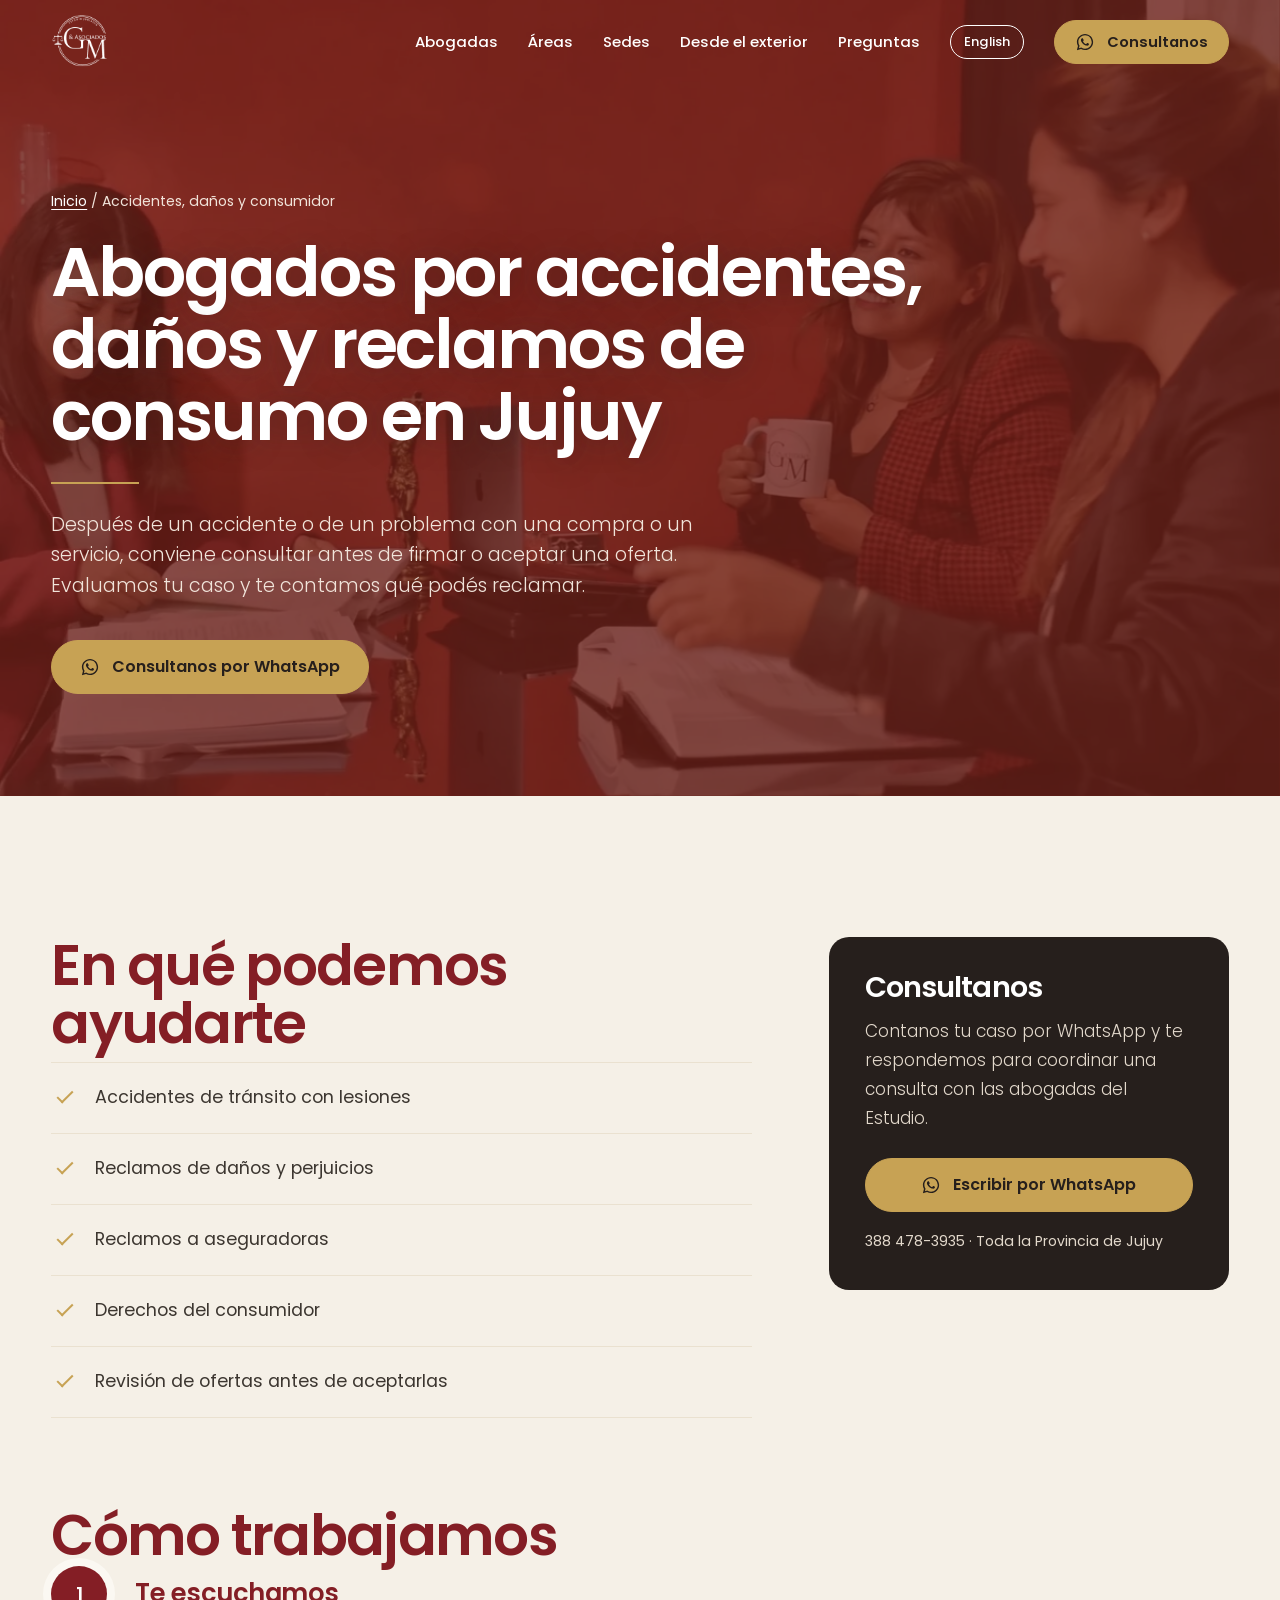
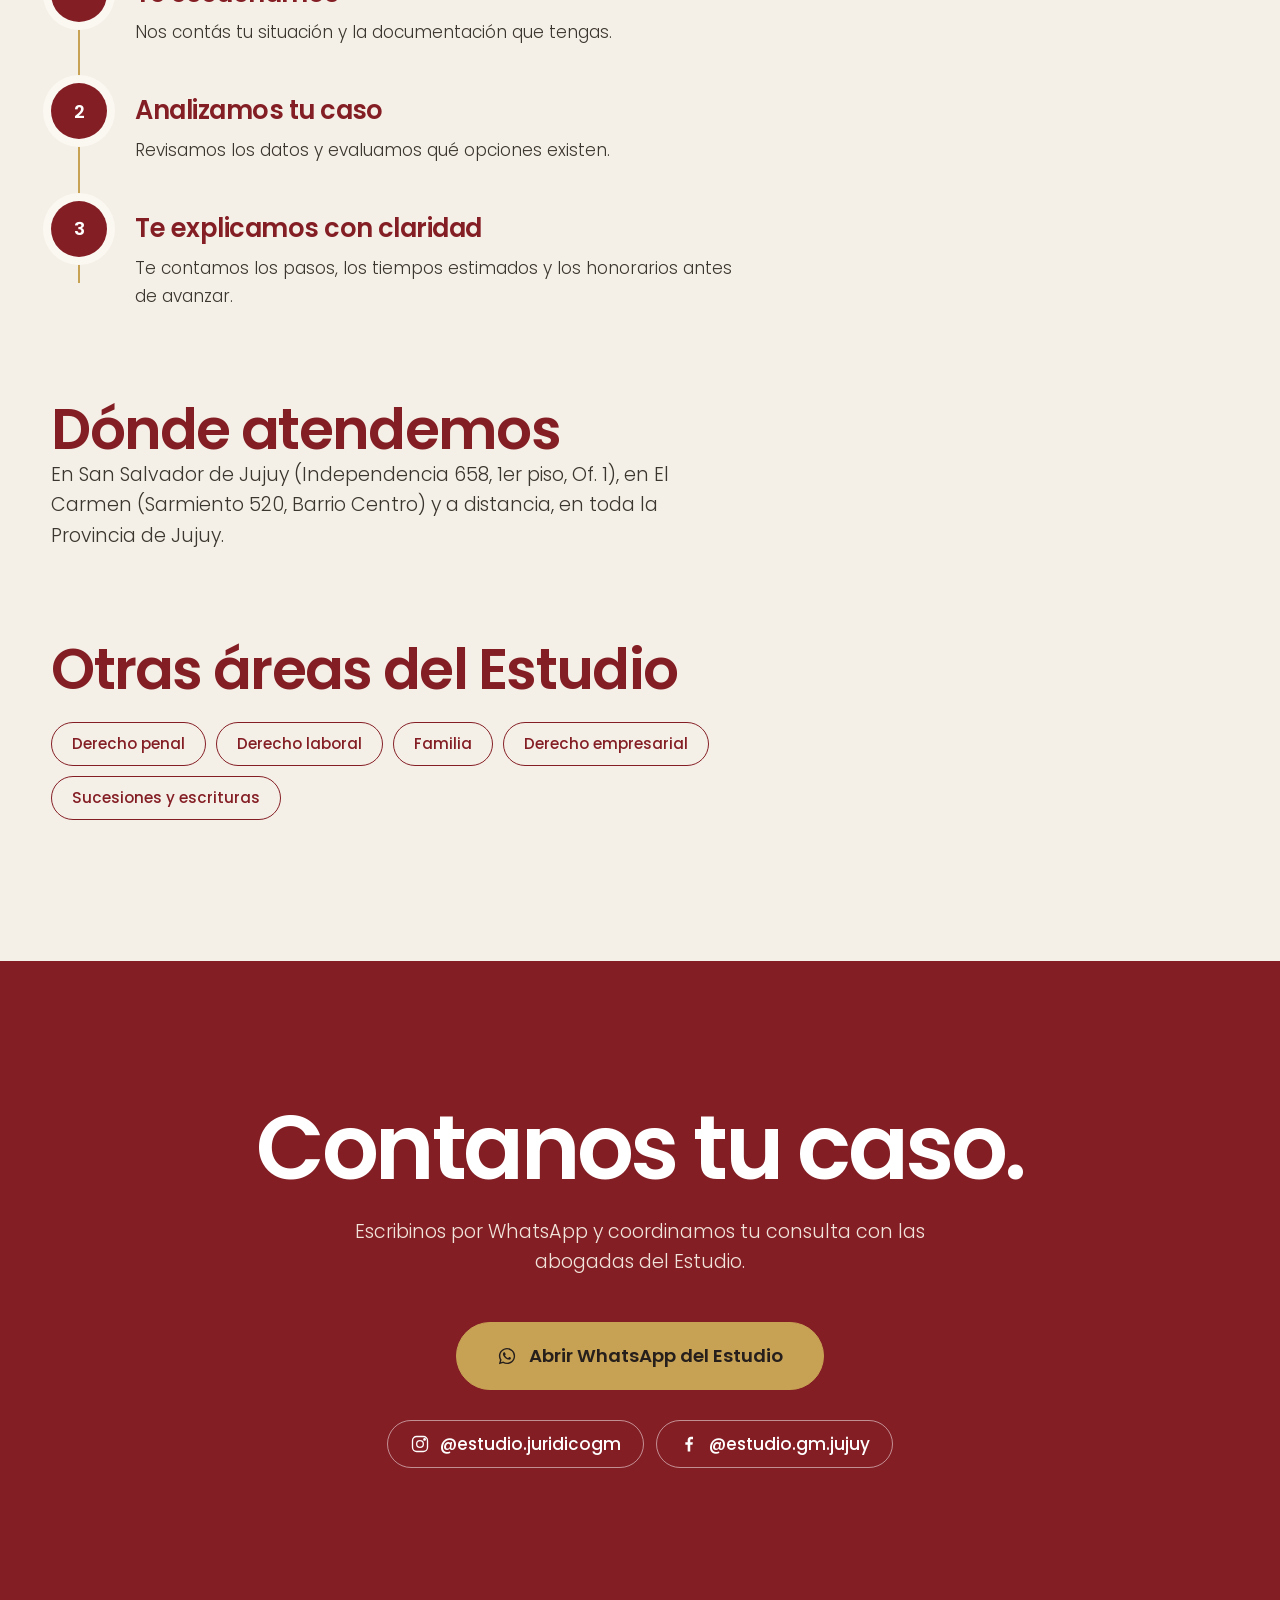
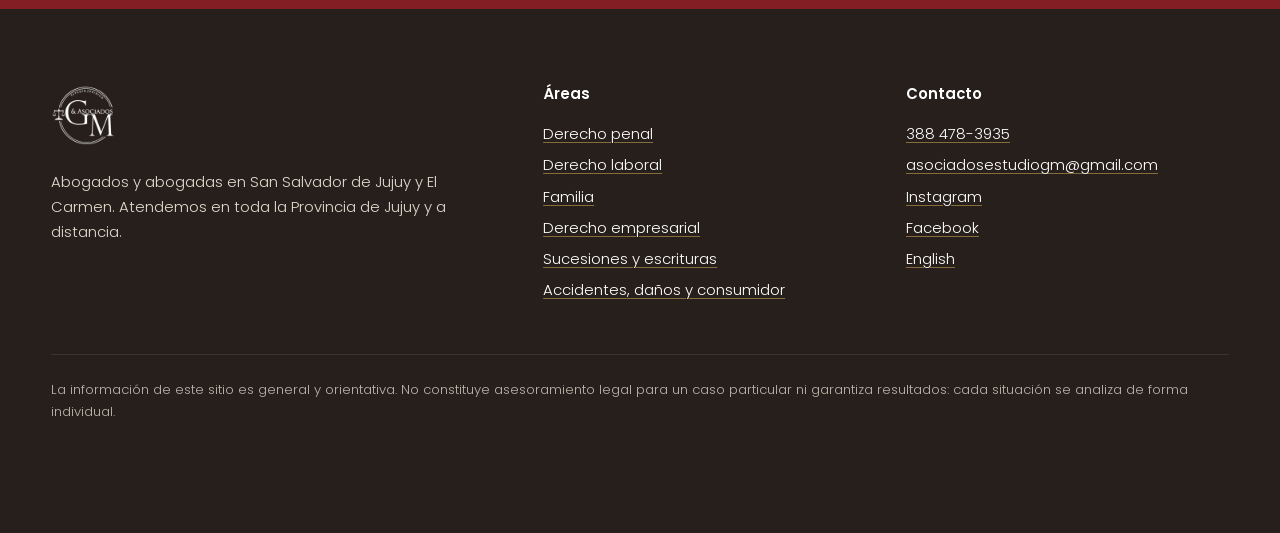
<file: abogados-accidentes-danos-consumidor-jujuy/index.html>
<!doctype html>
<html lang="es-AR">
<head>
<meta charset="utf-8">
<meta name="viewport" content="width=device-width,initial-scale=1">
<title>Abogados por accidentes y daños en Jujuy | GM &amp; Asociados</title>
<meta name="description" content="Accidentes con secuelas, reclamos por daños y derechos del consumidor en Jujuy. Estudio GM &amp; Asociados: consultanos antes de aceptar una oferta.">
<meta name="robots" content="index,follow,max-image-preview:large">
<link rel="canonical" href="https://consultorarzok.github.io/estudio-gm-asociados-web/abogados-accidentes-danos-consumidor-jujuy/">
<meta name="theme-color" content="#841E25">
<meta name="geo.region" content="AR-Y">
<meta name="geo.placename" content="San Salvador de Jujuy">
<meta property="og:type" content="website">
<meta property="og:site_name" content="Estudio Jurídico GM &amp; Asociados">
<meta property="og:title" content="Abogados por accidentes y daños en Jujuy | GM &amp; Asociados">
<meta property="og:description" content="Accidentes con secuelas, reclamos por daños y derechos del consumidor en Jujuy. Estudio GM &amp; Asociados: consultanos antes de aceptar una oferta.">
<meta property="og:url" content="https://consultorarzok.github.io/estudio-gm-asociados-web/abogados-accidentes-danos-consumidor-jujuy/">
<meta property="og:image" content="https://consultorarzok.github.io/estudio-gm-asociados-web/img/og.jpg">
<meta property="og:image:width" content="1200"><meta property="og:image:height" content="630">
<meta property="og:locale" content="es_AR">
<meta name="twitter:card" content="summary_large_image">
<link rel="icon" href="../favicon.png" type="image/png">
<link rel="apple-touch-icon" href="../apple-touch-icon.png">
<link rel="preload" href="../fonts/poppins-semibold.woff2" as="font" type="font/woff2" crossorigin>
<link rel="preload" href="../fonts/poppins-light.woff2" as="font" type="font/woff2" crossorigin>
<link rel="preload" as="image" type="image/webp" imagesrcset="../img/reunion-700.webp 700w, ../img/reunion-1200.webp 1200w" imagesizes="100vw" fetchpriority="high">
<link rel="stylesheet" href="../style.css?v=202611141429">
<script>(function(r){r.classList.add('js');try{if(!matchMedia('(prefers-reduced-motion: reduce)').matches&&sessionStorage.getItem('gm-intro')!=='1'){}}catch(e){}})(document.documentElement)</script>
<script src="../main.js?v=202611141429" defer></script>
<script src="../mundo.js?v=202611141429" defer></script>
<script type="application/ld+json">{"@context": "https://schema.org", "@graph": [{"@type": ["LegalService", "LocalBusiness"], "@id": "https://consultorarzok.github.io/estudio-gm-asociados-web/#estudio", "name": "Estudio Jurídico GM & Asociados", "alternateName": ["GM & Asociados", "Estudio GM Jujuy"], "description": "Estudio jurídico en San Salvador de Jujuy y El Carmen, Jujuy, Argentina. Abogadas en derecho empresarial, penal, laboral, familia, sucesiones, daños y consumidor.", "url": "https://consultorarzok.github.io/estudio-gm-asociados-web/", "logo": "https://consultorarzok.github.io/estudio-gm-asociados-web/img/logo-gm.png", "image": ["https://consultorarzok.github.io/estudio-gm-asociados-web/img/og.jpg", "https://consultorarzok.github.io/estudio-gm-asociados-web/img/portada-equipo-1600.webp"], "telephone": "+543884783935", "email": "asociadosestudiogm@gmail.com", "priceRange": "$$", "address": {"@type": "PostalAddress", "streetAddress": "Independencia 658, 1er Piso, Of. 1", "addressLocality": "San Salvador de Jujuy", "addressRegion": "Jujuy", "addressCountry": "AR"}, "areaServed": [{"@type": "AdministrativeArea", "name": "Provincia de Jujuy"}, {"@type": "City", "name": "San Salvador de Jujuy"}, {"@type": "City", "name": "El Carmen"}], "knowsAbout": ["Derecho empresarial", "Registro de marcas y patentes", "Sociedades comerciales", "Derecho penal", "Derecho laboral", "Derecho de familia", "Sucesiones", "Escrituras", "Daños y perjuicios", "Derecho del consumidor"], "sameAs": ["https://www.instagram.com/estudio.juridicogm/", "https://www.facebook.com/estudio.gm.jujuy"], "contactPoint": {"@type": "ContactPoint", "telephone": "+543884783935", "contactType": "customer service", "availableLanguage": ["es"], "areaServed": "AR"}, "department": [{"@type": "LegalService", "name": "Estudio Jurídico GM & Asociados — San Salvador de Jujuy", "address": {"@type": "PostalAddress", "streetAddress": "Independencia 658, 1er Piso, Of. 1", "addressLocality": "San Salvador de Jujuy", "addressRegion": "Jujuy", "addressCountry": "AR"}, "telephone": "+543884783935"}, {"@type": "LegalService", "name": "Estudio Jurídico GM & Asociados — El Carmen", "address": {"@type": "PostalAddress", "streetAddress": "Sarmiento 520, Barrio Centro", "addressLocality": "El Carmen", "addressRegion": "Jujuy", "addressCountry": "AR"}, "telephone": "+543884783935"}], "employee": [{"@type": "Person", "name": "Dra. Fernanda M. Tapia", "jobTitle": "Abogada", "image": "https://consultorarzok.github.io/estudio-gm-asociados-web/img/dra-tapia-900.webp", "worksFor": {"@id": "https://consultorarzok.github.io/estudio-gm-asociados-web/#estudio"}}, {"@type": "Person", "name": "Dra. M. Luz Gutiérrez", "jobTitle": "Abogada", "image": "https://consultorarzok.github.io/estudio-gm-asociados-web/img/dra-gutierrez-900.webp", "worksFor": {"@id": "https://consultorarzok.github.io/estudio-gm-asociados-web/#estudio"}}, {"@type": "Person", "name": "Dra. Carla Morales", "jobTitle": "Abogada", "image": "https://consultorarzok.github.io/estudio-gm-asociados-web/img/dra-morales-900.webp", "worksFor": {"@id": "https://consultorarzok.github.io/estudio-gm-asociados-web/#estudio"}}]}, {"@type": "WebSite", "@id": "https://consultorarzok.github.io/estudio-gm-asociados-web/#web", "url": "https://consultorarzok.github.io/estudio-gm-asociados-web/", "name": "Estudio Jurídico GM & Asociados", "inLanguage": "es-AR", "publisher": {"@id": "https://consultorarzok.github.io/estudio-gm-asociados-web/#estudio"}}, {"@type": "BreadcrumbList", "itemListElement": [{"@type": "ListItem", "position": 1, "name": "Inicio", "item": "https://consultorarzok.github.io/estudio-gm-asociados-web/"}, {"@type": "ListItem", "position": 2, "name": "Accidentes, daños y consumidor", "item": "https://consultorarzok.github.io/estudio-gm-asociados-web/abogados-accidentes-danos-consumidor-jujuy/"}]}, {"@type": "WebPage", "@id": "https://consultorarzok.github.io/estudio-gm-asociados-web/abogados-accidentes-danos-consumidor-jujuy/#page", "url": "https://consultorarzok.github.io/estudio-gm-asociados-web/abogados-accidentes-danos-consumidor-jujuy/", "name": "Abogados por accidentes y daños en Jujuy | GM & Asociados", "description": "Accidentes con secuelas, reclamos por daños y derechos del consumidor en Jujuy. Estudio GM & Asociados: consultanos antes de aceptar una oferta.", "inLanguage": "es-AR", "isPartOf": {"@id": "https://consultorarzok.github.io/estudio-gm-asociados-web/#web"}, "about": {"@id": "https://consultorarzok.github.io/estudio-gm-asociados-web/#estudio"}}]}</script>
</head>
<body>
<a class="skip" href="#main">Ir al contenido</a>
<header class="top"><div class="wrap bar">
<a class="marca" href="../" aria-label="Estudio Jurídico GM &amp; Asociados"><span class="logos"><img class="l-blanco" src="../img/logo-gm-blanco.png" alt="" width="50" height="50"><img class="l-color" src="../img/logo-gm.png" alt="" width="50" height="47"></span></a>
<button class="abrir" type="button" aria-expanded="false" aria-controls="menu"><span></span><b class="sr">Abrir menú</b></button>
<nav class="menu" id="menu" aria-label="Principal"><a href="../#abogadas">Abogadas</a><a href="../#areas">Áreas</a><a href="../#sedes">Sedes</a><a href="../#exterior">Desde el exterior</a><a href="../#preguntas">Preguntas</a><a class="idioma" href="../en/" hreflang="en" lang="en">English</a><a class="btn sm" href="https://wa.me/5493884783935?text=Hola%2C%20quisiera%20hacer%20una%20consulta%20con%20el%20Estudio%20GM%20%26%20Asociados." target="_blank" rel="noopener"><svg viewBox="0 0 32 32" fill="currentColor" aria-hidden="true"><path d="M16.04 3C8.84 3 3 8.83 3 16.02c0 2.3.6 4.54 1.74 6.51L3 29l6.64-1.7a13 13 0 0 0 6.4 1.64h.01C23.23 28.94 29 23.1 29 15.92 29 8.83 23.2 3 16.04 3Zm0 23.7h-.01a10.7 10.7 0 0 1-5.46-1.5l-.39-.23-3.94 1.01 1.05-3.84-.25-.4a10.67 10.67 0 0 1-1.64-5.72c0-5.9 4.8-10.7 10.7-10.7 2.86 0 5.54 1.1 7.56 3.14a10.6 10.6 0 0 1 3.13 7.57c0 5.9-4.8 10.67-10.75 10.67Zm5.87-8c-.32-.16-1.9-.94-2.2-1.05-.3-.1-.5-.16-.73.16-.21.32-.84 1.05-1.03 1.27-.19.21-.38.24-.7.08-.32-.16-1.36-.5-2.59-1.6a9.7 9.7 0 0 1-1.8-2.24c-.19-.32 0-.5.14-.66.14-.14.32-.38.48-.57.16-.19.21-.32.32-.54.1-.21.05-.4-.03-.56-.08-.16-.73-1.76-1-2.4-.26-.63-.53-.54-.73-.55h-.62c-.21 0-.56.08-.85.4-.29.32-1.11 1.08-1.11 2.64 0 1.55 1.14 3.06 1.3 3.27.16.21 2.23 3.4 5.4 4.77.75.33 1.34.52 1.8.67.76.24 1.45.2 2 .12.6-.09 1.9-.78 2.16-1.53.27-.75.27-1.39.19-1.53-.08-.13-.3-.21-.62-.37Z"/></svg>Consultanos</a></nav>
</div></header>
<main id="main">
<section class="hero interna">
<div class="fondo" style="--pos:50% 40%"><img src="../img/reunion-1200.webp" srcset="../img/reunion-700.webp 700w, ../img/reunion-1200.webp 1200w" sizes="100vw" alt="" fetchpriority="high" decoding="async"></div><div class="velo"></div>
<div class="wrap"><div class="texto">
<p class="migas"><a href="../">Inicio</a> / Accidentes, daños y consumidor</p>
<h1 class="display">Abogados por accidentes, daños y reclamos de consumo en Jujuy</h1>
<span class="filete"></span>
<p class="bajada">Después de un accidente o de un problema con una compra o un servicio, conviene consultar antes de firmar o aceptar una oferta. Evaluamos tu caso y te contamos qué podés reclamar.</p>
<div class="acciones"><a class="btn" href="https://wa.me/5493884783935?text=Hola%2C%20quisiera%20consultar%20por%20un%20accidente%2C%20da%C3%B1o%20o%20reclamo%20de%20consumo." target="_blank" rel="noopener"><svg viewBox="0 0 32 32" fill="currentColor" aria-hidden="true"><path d="M16.04 3C8.84 3 3 8.83 3 16.02c0 2.3.6 4.54 1.74 6.51L3 29l6.64-1.7a13 13 0 0 0 6.4 1.64h.01C23.23 28.94 29 23.1 29 15.92 29 8.83 23.2 3 16.04 3Zm0 23.7h-.01a10.7 10.7 0 0 1-5.46-1.5l-.39-.23-3.94 1.01 1.05-3.84-.25-.4a10.67 10.67 0 0 1-1.64-5.72c0-5.9 4.8-10.7 10.7-10.7 2.86 0 5.54 1.1 7.56 3.14a10.6 10.6 0 0 1 3.13 7.57c0 5.9-4.8 10.67-10.75 10.67Zm5.87-8c-.32-.16-1.9-.94-2.2-1.05-.3-.1-.5-.16-.73.16-.21.32-.84 1.05-1.03 1.27-.19.21-.38.24-.7.08-.32-.16-1.36-.5-2.59-1.6a9.7 9.7 0 0 1-1.8-2.24c-.19-.32 0-.5.14-.66.14-.14.32-.38.48-.57.16-.19.21-.32.32-.54.1-.21.05-.4-.03-.56-.08-.16-.73-1.76-1-2.4-.26-.63-.53-.54-.73-.55h-.62c-.21 0-.56.08-.85.4-.29.32-1.11 1.08-1.11 2.64 0 1.55 1.14 3.06 1.3 3.27.16.21 2.23 3.4 5.4 4.77.75.33 1.34.52 1.8.67.76.24 1.45.2 2 .12.6-.09 1.9-.78 2.16-1.53.27-.75.27-1.39.19-1.53-.08-.13-.3-.21-.62-.37Z"/></svg>Consultanos por WhatsApp</a></div>
</div></div>
</section>
<section><div class="wrap cuerpo">
<div>
<div class="bloque"><h2>En qué podemos ayudarte</h2><ul class="tilde"><li>Accidentes de tránsito con lesiones</li><li>Reclamos de daños y perjuicios</li><li>Reclamos a aseguradoras</li><li>Derechos del consumidor</li><li>Revisión de ofertas antes de aceptarlas</li></ul></div>
<div class="bloque"><h2>Cómo trabajamos</h2>
<ol class="pasos vertical">
<li><h3>Te escuchamos</h3><p>Nos contás tu situación y la documentación que tengas.</p></li>
<li><h3>Analizamos tu caso</h3><p>Revisamos los datos y evaluamos qué opciones existen.</p></li>
<li><h3>Te explicamos con claridad</h3><p>Te contamos los pasos, los tiempos estimados y los honorarios antes de avanzar.</p></li>
</ol></div>
<div class="bloque"><h2>Dónde atendemos</h2><p class="bajada">En San Salvador de Jujuy (Independencia 658, 1er piso, Of. 1), en El Carmen (Sarmiento 520, Barrio Centro) y a distancia, en toda la Provincia de Jujuy.</p></div>
<div class="bloque"><h2>Otras áreas del Estudio</h2><div class="otras"><a href="../abogados-penalistas-jujuy/">Derecho penal</a><a href="../abogados-laboralistas-jujuy/">Derecho laboral</a><a href="../abogados-de-familia-jujuy/">Familia</a><a href="../abogados-derecho-empresarial-jujuy/">Derecho empresarial</a><a href="../abogados-sucesiones-escrituras-jujuy/">Sucesiones y escrituras</a></div></div>
</div>
<aside class="caja"><h2>Consultanos</h2><p>Contanos tu caso por WhatsApp y te respondemos para coordinar una consulta con las abogadas del Estudio.</p>
<a class="btn" href="https://wa.me/5493884783935?text=Hola%2C%20quisiera%20consultar%20por%20un%20accidente%2C%20da%C3%B1o%20o%20reclamo%20de%20consumo." target="_blank" rel="noopener"><svg viewBox="0 0 32 32" fill="currentColor" aria-hidden="true"><path d="M16.04 3C8.84 3 3 8.83 3 16.02c0 2.3.6 4.54 1.74 6.51L3 29l6.64-1.7a13 13 0 0 0 6.4 1.64h.01C23.23 28.94 29 23.1 29 15.92 29 8.83 23.2 3 16.04 3Zm0 23.7h-.01a10.7 10.7 0 0 1-5.46-1.5l-.39-.23-3.94 1.01 1.05-3.84-.25-.4a10.67 10.67 0 0 1-1.64-5.72c0-5.9 4.8-10.7 10.7-10.7 2.86 0 5.54 1.1 7.56 3.14a10.6 10.6 0 0 1 3.13 7.57c0 5.9-4.8 10.67-10.75 10.67Zm5.87-8c-.32-.16-1.9-.94-2.2-1.05-.3-.1-.5-.16-.73.16-.21.32-.84 1.05-1.03 1.27-.19.21-.38.24-.7.08-.32-.16-1.36-.5-2.59-1.6a9.7 9.7 0 0 1-1.8-2.24c-.19-.32 0-.5.14-.66.14-.14.32-.38.48-.57.16-.19.21-.32.32-.54.1-.21.05-.4-.03-.56-.08-.16-.73-1.76-1-2.4-.26-.63-.53-.54-.73-.55h-.62c-.21 0-.56.08-.85.4-.29.32-1.11 1.08-1.11 2.64 0 1.55 1.14 3.06 1.3 3.27.16.21 2.23 3.4 5.4 4.77.75.33 1.34.52 1.8.67.76.24 1.45.2 2 .12.6-.09 1.9-.78 2.16-1.53.27-.75.27-1.39.19-1.53-.08-.13-.3-.21-.62-.37Z"/></svg>Escribir por WhatsApp</a>
<small>388 478-3935 · Toda la Provincia de Jujuy</small></aside>
</div></section>
<section class="cierre"><div class="wrap sube">
<h2>Contanos tu caso.</h2>
<p class="bajada">Escribinos por WhatsApp y coordinamos tu consulta con las abogadas del Estudio.</p>
<div class="acciones"><a class="btn xl" href="https://wa.me/5493884783935?text=Hola%2C%20quisiera%20consultar%20por%20un%20accidente%2C%20da%C3%B1o%20o%20reclamo%20de%20consumo." target="_blank" rel="noopener"><svg viewBox="0 0 32 32" fill="currentColor" aria-hidden="true"><path d="M16.04 3C8.84 3 3 8.83 3 16.02c0 2.3.6 4.54 1.74 6.51L3 29l6.64-1.7a13 13 0 0 0 6.4 1.64h.01C23.23 28.94 29 23.1 29 15.92 29 8.83 23.2 3 16.04 3Zm0 23.7h-.01a10.7 10.7 0 0 1-5.46-1.5l-.39-.23-3.94 1.01 1.05-3.84-.25-.4a10.67 10.67 0 0 1-1.64-5.72c0-5.9 4.8-10.7 10.7-10.7 2.86 0 5.54 1.1 7.56 3.14a10.6 10.6 0 0 1 3.13 7.57c0 5.9-4.8 10.67-10.75 10.67Zm5.87-8c-.32-.16-1.9-.94-2.2-1.05-.3-.1-.5-.16-.73.16-.21.32-.84 1.05-1.03 1.27-.19.21-.38.24-.7.08-.32-.16-1.36-.5-2.59-1.6a9.7 9.7 0 0 1-1.8-2.24c-.19-.32 0-.5.14-.66.14-.14.32-.38.48-.57.16-.19.21-.32.32-.54.1-.21.05-.4-.03-.56-.08-.16-.73-1.76-1-2.4-.26-.63-.53-.54-.73-.55h-.62c-.21 0-.56.08-.85.4-.29.32-1.11 1.08-1.11 2.64 0 1.55 1.14 3.06 1.3 3.27.16.21 2.23 3.4 5.4 4.77.75.33 1.34.52 1.8.67.76.24 1.45.2 2 .12.6-.09 1.9-.78 2.16-1.53.27-.75.27-1.39.19-1.53-.08-.13-.3-.21-.62-.37Z"/></svg>Abrir WhatsApp del Estudio</a></div>
<div class="redes"><a href="https://www.instagram.com/estudio.juridicogm/" target="_blank" rel="noopener"><svg viewBox="0 0 24 24" fill="none" stroke="currentColor" stroke-width="1.6" aria-hidden="true"><rect x="3" y="3" width="18" height="18" rx="5"/><circle cx="12" cy="12" r="4"/><circle cx="17.5" cy="6.5" r=".9" fill="currentColor"/></svg>@estudio.juridicogm</a><a href="https://www.facebook.com/estudio.gm.jujuy" target="_blank" rel="noopener"><svg viewBox="0 0 24 24" fill="currentColor" aria-hidden="true"><path d="M13.5 21v-8h2.7l.4-3.2h-3.1V7.8c0-.9.3-1.5 1.6-1.5h1.7V3.4c-.3 0-1.3-.1-2.4-.1-2.4 0-4 1.5-4 4.1v2.4H7.6V13h2.8v8h3.1Z"/></svg>@estudio.gm.jujuy</a></div>
</div></section>
</main>
<footer class="pie"><div class="wrap">
<div class="cols">
<div><img src="../img/logo-gm-blanco.png" alt="Estudio Jurídico GM &amp; Asociados" width="72" height="72"><p>Abogados y abogadas en San Salvador de Jujuy y El Carmen. Atendemos en toda la Provincia de Jujuy y a distancia.</p></div>
<div><strong>Áreas</strong><ul><li><a href="../abogados-penalistas-jujuy/">Derecho penal</a></li><li><a href="../abogados-laboralistas-jujuy/">Derecho laboral</a></li><li><a href="../abogados-de-familia-jujuy/">Familia</a></li><li><a href="../abogados-derecho-empresarial-jujuy/">Derecho empresarial</a></li><li><a href="../abogados-sucesiones-escrituras-jujuy/">Sucesiones y escrituras</a></li><li><a href="../abogados-accidentes-danos-consumidor-jujuy/">Accidentes, daños y consumidor</a></li></ul></div>
<div><strong>Contacto</strong><ul><li><a href="tel:+543884783935">388 478-3935</a></li><li><a href="mailto:asociadosestudiogm@gmail.com">asociadosestudiogm@gmail.com</a></li><li><a href="https://www.instagram.com/estudio.juridicogm/" target="_blank" rel="noopener">Instagram</a></li><li><a href="https://www.facebook.com/estudio.gm.jujuy" target="_blank" rel="noopener">Facebook</a></li><li><a href="../en/" hreflang="en" lang="en">English</a></li></ul></div>
</div>
<p class="legal">La información de este sitio es general y orientativa. No constituye asesoramiento legal para un caso particular ni garantiza resultados: cada situación se analiza de forma individual.</p>
</div></footer>
<a class="wa" href="https://wa.me/5493884783935?text=Hola%2C%20quisiera%20hacer%20una%20consulta%20con%20el%20Estudio%20GM%20%26%20Asociados." target="_blank" rel="noopener" aria-label="Escribinos por WhatsApp"><svg viewBox="0 0 32 32" fill="currentColor" aria-hidden="true"><path d="M16.04 3C8.84 3 3 8.83 3 16.02c0 2.3.6 4.54 1.74 6.51L3 29l6.64-1.7a13 13 0 0 0 6.4 1.64h.01C23.23 28.94 29 23.1 29 15.92 29 8.83 23.2 3 16.04 3Zm0 23.7h-.01a10.7 10.7 0 0 1-5.46-1.5l-.39-.23-3.94 1.01 1.05-3.84-.25-.4a10.67 10.67 0 0 1-1.64-5.72c0-5.9 4.8-10.7 10.7-10.7 2.86 0 5.54 1.1 7.56 3.14a10.6 10.6 0 0 1 3.13 7.57c0 5.9-4.8 10.67-10.75 10.67Zm5.87-8c-.32-.16-1.9-.94-2.2-1.05-.3-.1-.5-.16-.73.16-.21.32-.84 1.05-1.03 1.27-.19.21-.38.24-.7.08-.32-.16-1.36-.5-2.59-1.6a9.7 9.7 0 0 1-1.8-2.24c-.19-.32 0-.5.14-.66.14-.14.32-.38.48-.57.16-.19.21-.32.32-.54.1-.21.05-.4-.03-.56-.08-.16-.73-1.76-1-2.4-.26-.63-.53-.54-.73-.55h-.62c-.21 0-.56.08-.85.4-.29.32-1.11 1.08-1.11 2.64 0 1.55 1.14 3.06 1.3 3.27.16.21 2.23 3.4 5.4 4.77.75.33 1.34.52 1.8.67.76.24 1.45.2 2 .12.6-.09 1.9-.78 2.16-1.53.27-.75.27-1.39.19-1.53-.08-.13-.3-.21-.62-.37Z"/></svg><span>Escribinos</span></a>
</body></html>
</file>
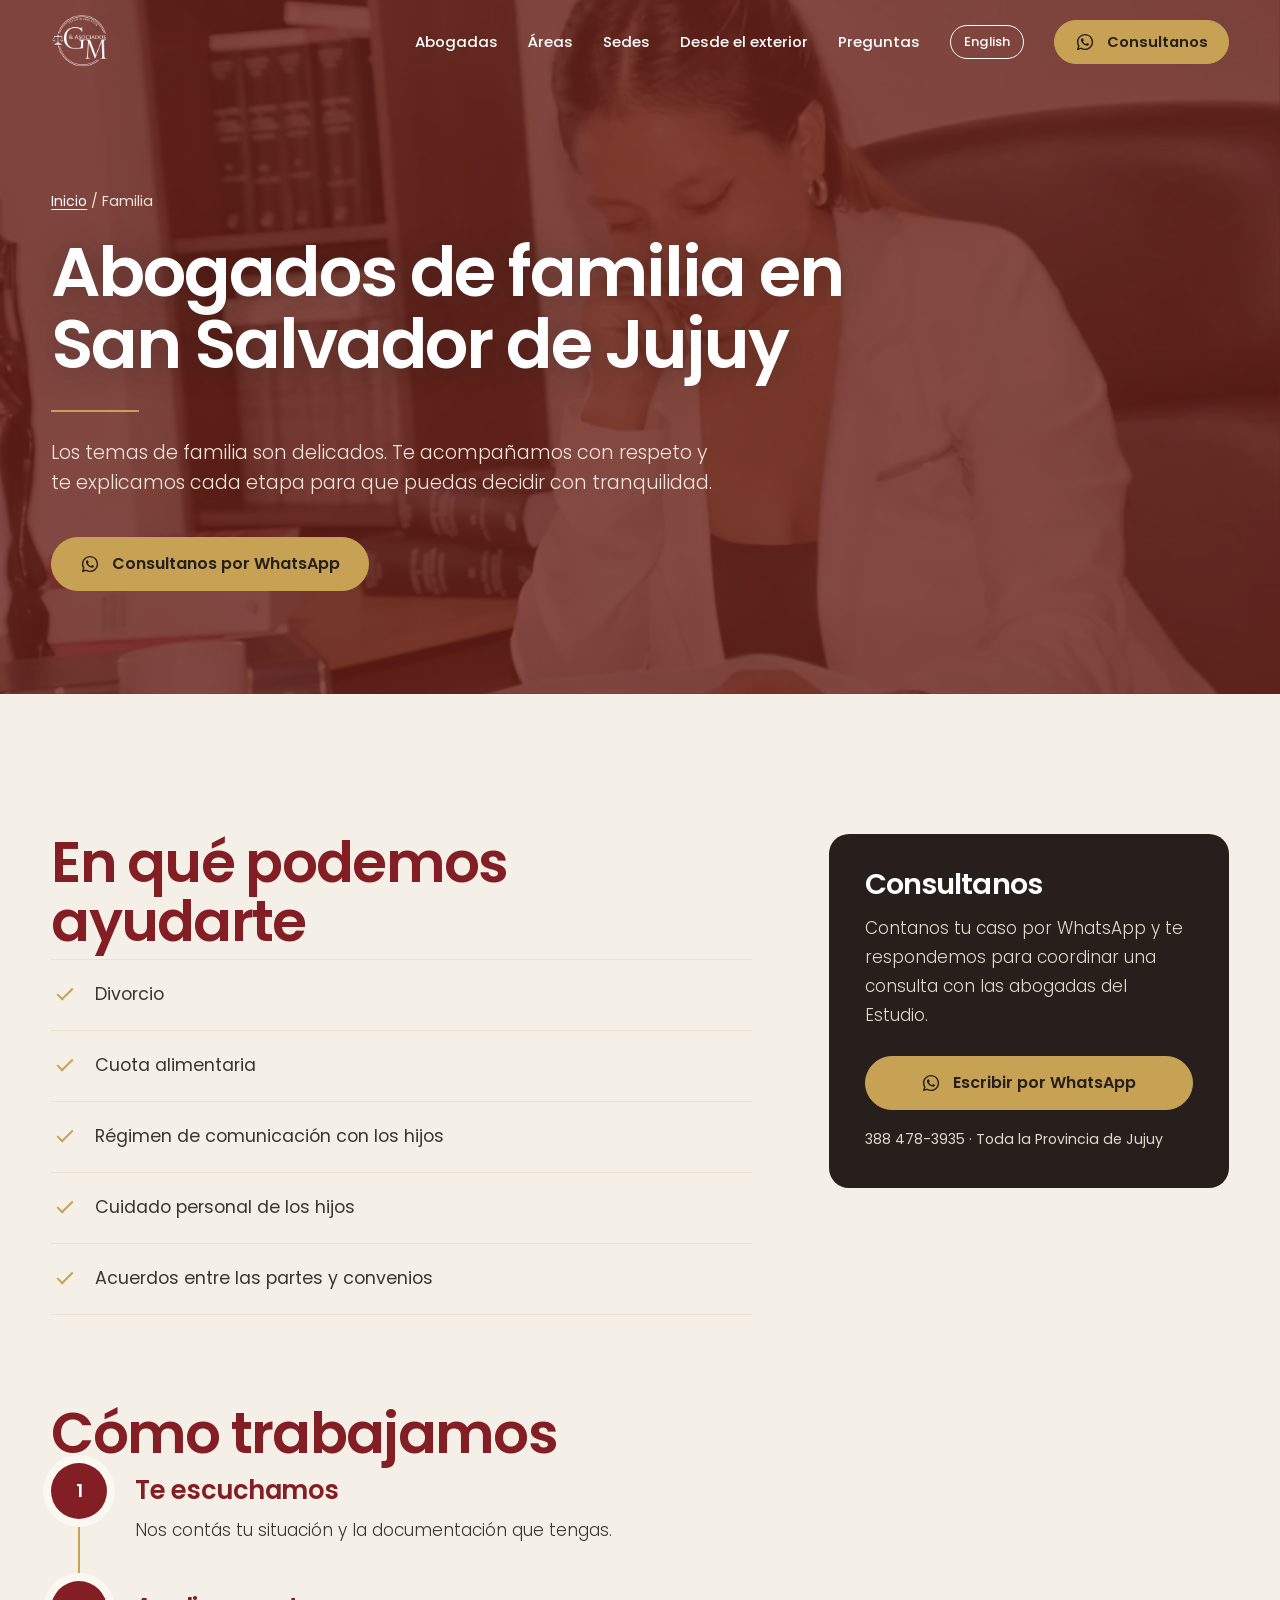
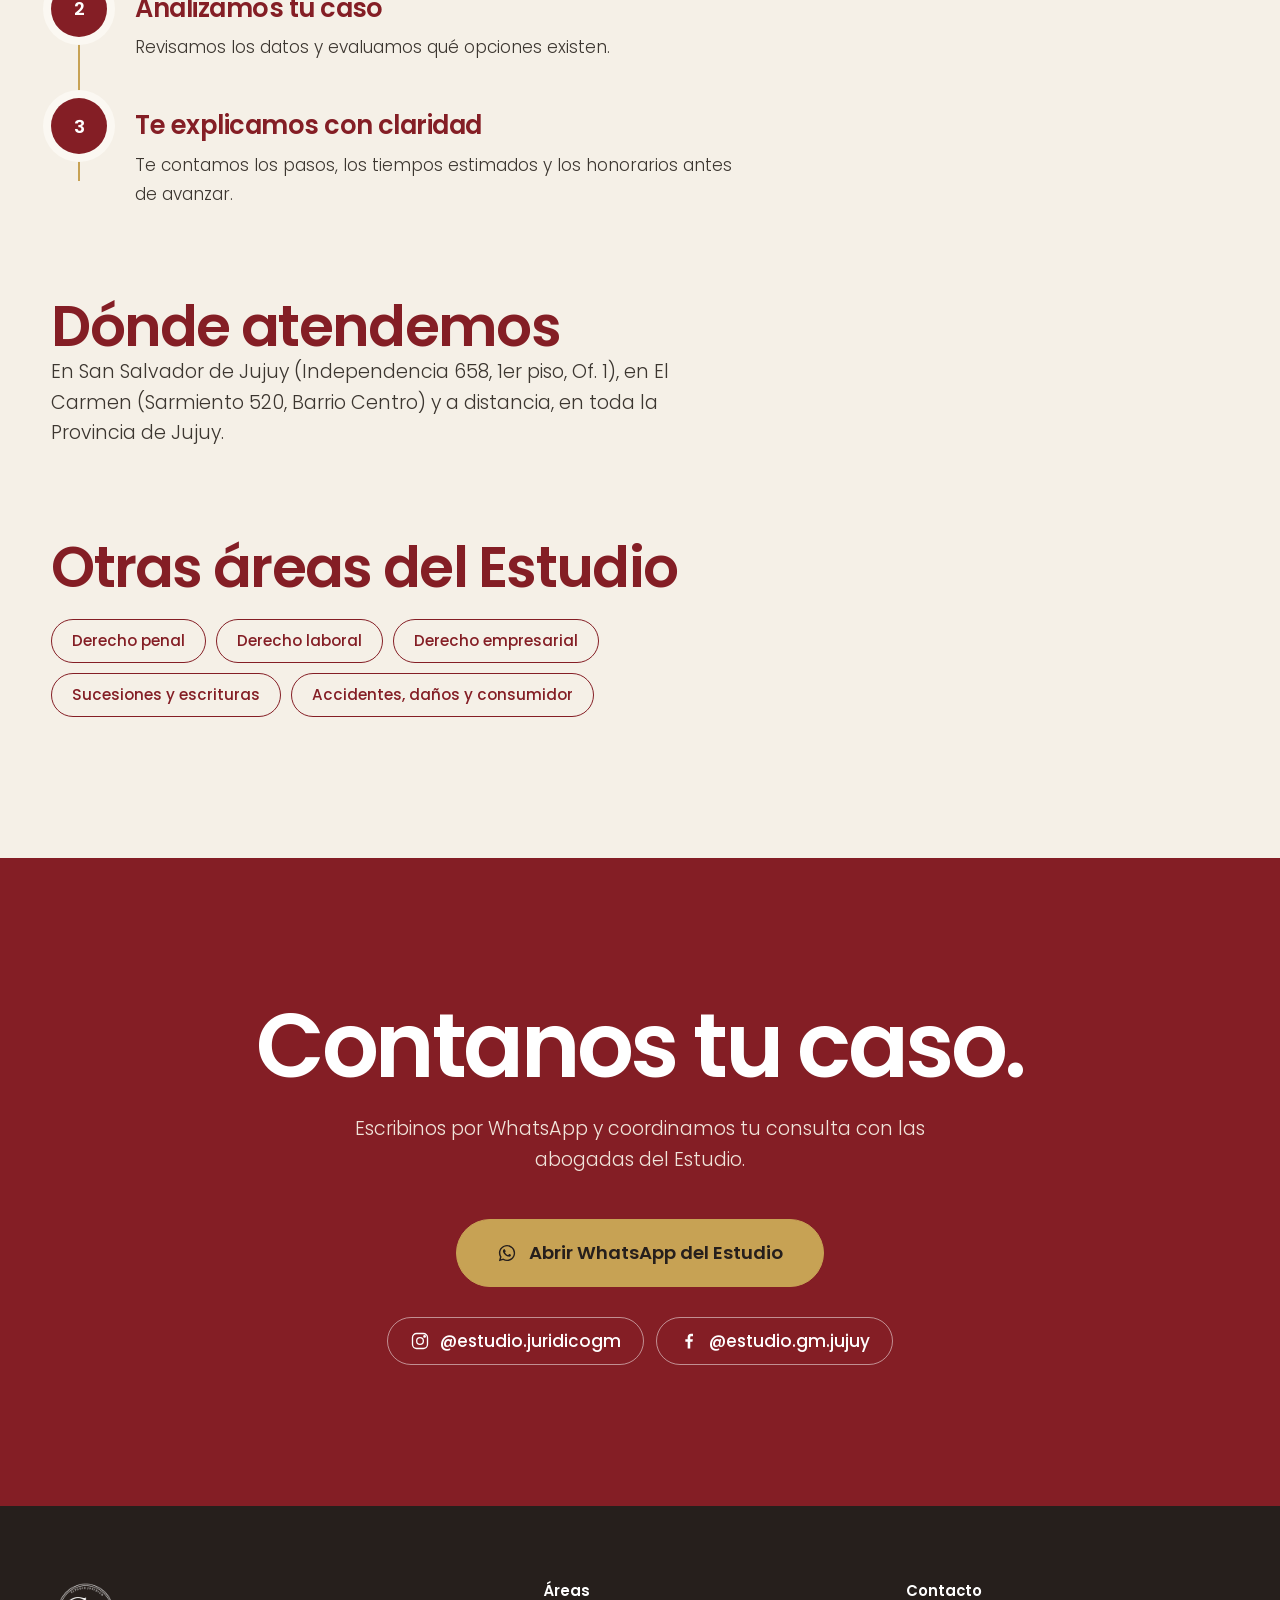
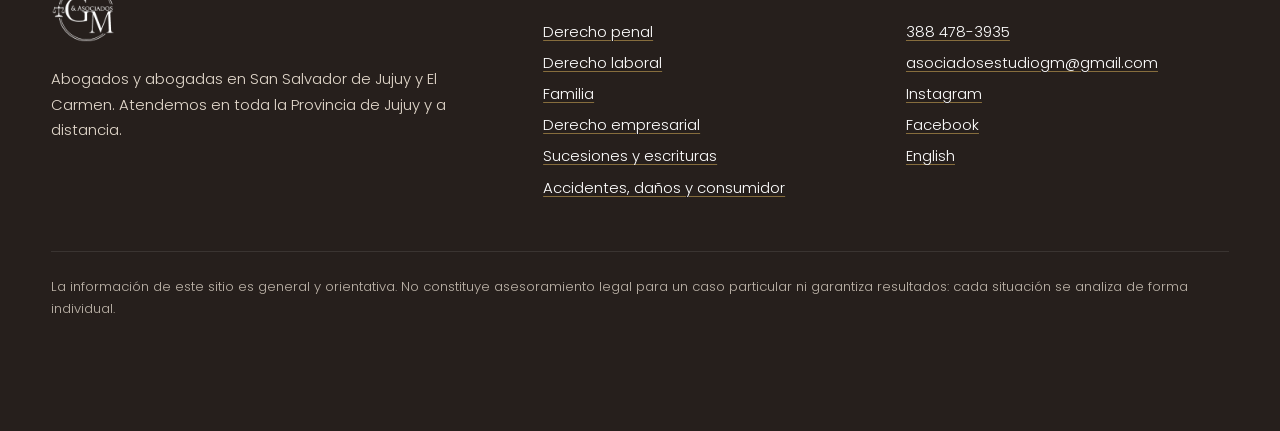
<file: abogados-de-familia-jujuy/index.html>
<!doctype html>
<html lang="es-AR">
<head>
<meta charset="utf-8">
<meta name="viewport" content="width=device-width,initial-scale=1">
<title>Abogados de familia en Jujuy | Estudio GM &amp; Asociados</title>
<meta name="description" content="Divorcio, cuota alimentaria, régimen de comunicación y cuidado de hijos en Jujuy. Abogadas de familia en San Salvador de Jujuy y El Carmen.">
<meta name="robots" content="index,follow,max-image-preview:large">
<link rel="canonical" href="https://consultorarzok.github.io/estudio-gm-asociados-web/abogados-de-familia-jujuy/">
<meta name="theme-color" content="#841E25">
<meta name="geo.region" content="AR-Y">
<meta name="geo.placename" content="San Salvador de Jujuy">
<meta property="og:type" content="website">
<meta property="og:site_name" content="Estudio Jurídico GM &amp; Asociados">
<meta property="og:title" content="Abogados de familia en Jujuy | Estudio GM &amp; Asociados">
<meta property="og:description" content="Divorcio, cuota alimentaria, régimen de comunicación y cuidado de hijos en Jujuy. Abogadas de familia en San Salvador de Jujuy y El Carmen.">
<meta property="og:url" content="https://consultorarzok.github.io/estudio-gm-asociados-web/abogados-de-familia-jujuy/">
<meta property="og:image" content="https://consultorarzok.github.io/estudio-gm-asociados-web/img/og.jpg">
<meta property="og:image:width" content="1200"><meta property="og:image:height" content="630">
<meta property="og:locale" content="es_AR">
<meta name="twitter:card" content="summary_large_image">
<link rel="icon" href="../favicon.png" type="image/png">
<link rel="apple-touch-icon" href="../apple-touch-icon.png">
<link rel="preload" href="../fonts/poppins-semibold.woff2" as="font" type="font/woff2" crossorigin>
<link rel="preload" href="../fonts/poppins-light.woff2" as="font" type="font/woff2" crossorigin>
<link rel="preload" as="image" type="image/webp" imagesrcset="../img/estudio-lectura-700.webp 700w, ../img/estudio-lectura-1200.webp 1200w" imagesizes="100vw" fetchpriority="high">
<link rel="stylesheet" href="../style.css?v=202611141429">
<script>(function(r){r.classList.add('js');try{if(!matchMedia('(prefers-reduced-motion: reduce)').matches&&sessionStorage.getItem('gm-intro')!=='1'){}}catch(e){}})(document.documentElement)</script>
<script src="../main.js?v=202611141429" defer></script>
<script src="../mundo.js?v=202611141429" defer></script>
<script type="application/ld+json">{"@context": "https://schema.org", "@graph": [{"@type": ["LegalService", "LocalBusiness"], "@id": "https://consultorarzok.github.io/estudio-gm-asociados-web/#estudio", "name": "Estudio Jurídico GM & Asociados", "alternateName": ["GM & Asociados", "Estudio GM Jujuy"], "description": "Estudio jurídico en San Salvador de Jujuy y El Carmen, Jujuy, Argentina. Abogadas en derecho empresarial, penal, laboral, familia, sucesiones, daños y consumidor.", "url": "https://consultorarzok.github.io/estudio-gm-asociados-web/", "logo": "https://consultorarzok.github.io/estudio-gm-asociados-web/img/logo-gm.png", "image": ["https://consultorarzok.github.io/estudio-gm-asociados-web/img/og.jpg", "https://consultorarzok.github.io/estudio-gm-asociados-web/img/portada-equipo-1600.webp"], "telephone": "+543884783935", "email": "asociadosestudiogm@gmail.com", "priceRange": "$$", "address": {"@type": "PostalAddress", "streetAddress": "Independencia 658, 1er Piso, Of. 1", "addressLocality": "San Salvador de Jujuy", "addressRegion": "Jujuy", "addressCountry": "AR"}, "areaServed": [{"@type": "AdministrativeArea", "name": "Provincia de Jujuy"}, {"@type": "City", "name": "San Salvador de Jujuy"}, {"@type": "City", "name": "El Carmen"}], "knowsAbout": ["Derecho empresarial", "Registro de marcas y patentes", "Sociedades comerciales", "Derecho penal", "Derecho laboral", "Derecho de familia", "Sucesiones", "Escrituras", "Daños y perjuicios", "Derecho del consumidor"], "sameAs": ["https://www.instagram.com/estudio.juridicogm/", "https://www.facebook.com/estudio.gm.jujuy"], "contactPoint": {"@type": "ContactPoint", "telephone": "+543884783935", "contactType": "customer service", "availableLanguage": ["es"], "areaServed": "AR"}, "department": [{"@type": "LegalService", "name": "Estudio Jurídico GM & Asociados — San Salvador de Jujuy", "address": {"@type": "PostalAddress", "streetAddress": "Independencia 658, 1er Piso, Of. 1", "addressLocality": "San Salvador de Jujuy", "addressRegion": "Jujuy", "addressCountry": "AR"}, "telephone": "+543884783935"}, {"@type": "LegalService", "name": "Estudio Jurídico GM & Asociados — El Carmen", "address": {"@type": "PostalAddress", "streetAddress": "Sarmiento 520, Barrio Centro", "addressLocality": "El Carmen", "addressRegion": "Jujuy", "addressCountry": "AR"}, "telephone": "+543884783935"}], "employee": [{"@type": "Person", "name": "Dra. Fernanda M. Tapia", "jobTitle": "Abogada", "image": "https://consultorarzok.github.io/estudio-gm-asociados-web/img/dra-tapia-900.webp", "worksFor": {"@id": "https://consultorarzok.github.io/estudio-gm-asociados-web/#estudio"}}, {"@type": "Person", "name": "Dra. M. Luz Gutiérrez", "jobTitle": "Abogada", "image": "https://consultorarzok.github.io/estudio-gm-asociados-web/img/dra-gutierrez-900.webp", "worksFor": {"@id": "https://consultorarzok.github.io/estudio-gm-asociados-web/#estudio"}}, {"@type": "Person", "name": "Dra. Carla Morales", "jobTitle": "Abogada", "image": "https://consultorarzok.github.io/estudio-gm-asociados-web/img/dra-morales-900.webp", "worksFor": {"@id": "https://consultorarzok.github.io/estudio-gm-asociados-web/#estudio"}}]}, {"@type": "WebSite", "@id": "https://consultorarzok.github.io/estudio-gm-asociados-web/#web", "url": "https://consultorarzok.github.io/estudio-gm-asociados-web/", "name": "Estudio Jurídico GM & Asociados", "inLanguage": "es-AR", "publisher": {"@id": "https://consultorarzok.github.io/estudio-gm-asociados-web/#estudio"}}, {"@type": "BreadcrumbList", "itemListElement": [{"@type": "ListItem", "position": 1, "name": "Inicio", "item": "https://consultorarzok.github.io/estudio-gm-asociados-web/"}, {"@type": "ListItem", "position": 2, "name": "Familia", "item": "https://consultorarzok.github.io/estudio-gm-asociados-web/abogados-de-familia-jujuy/"}]}, {"@type": "WebPage", "@id": "https://consultorarzok.github.io/estudio-gm-asociados-web/abogados-de-familia-jujuy/#page", "url": "https://consultorarzok.github.io/estudio-gm-asociados-web/abogados-de-familia-jujuy/", "name": "Abogados de familia en Jujuy | Estudio GM & Asociados", "description": "Divorcio, cuota alimentaria, régimen de comunicación y cuidado de hijos en Jujuy. Abogadas de familia en San Salvador de Jujuy y El Carmen.", "inLanguage": "es-AR", "isPartOf": {"@id": "https://consultorarzok.github.io/estudio-gm-asociados-web/#web"}, "about": {"@id": "https://consultorarzok.github.io/estudio-gm-asociados-web/#estudio"}}]}</script>
</head>
<body>
<a class="skip" href="#main">Ir al contenido</a>
<header class="top"><div class="wrap bar">
<a class="marca" href="../" aria-label="Estudio Jurídico GM &amp; Asociados"><span class="logos"><img class="l-blanco" src="../img/logo-gm-blanco.png" alt="" width="50" height="50"><img class="l-color" src="../img/logo-gm.png" alt="" width="50" height="47"></span></a>
<button class="abrir" type="button" aria-expanded="false" aria-controls="menu"><span></span><b class="sr">Abrir menú</b></button>
<nav class="menu" id="menu" aria-label="Principal"><a href="../#abogadas">Abogadas</a><a href="../#areas">Áreas</a><a href="../#sedes">Sedes</a><a href="../#exterior">Desde el exterior</a><a href="../#preguntas">Preguntas</a><a class="idioma" href="../en/" hreflang="en" lang="en">English</a><a class="btn sm" href="https://wa.me/5493884783935?text=Hola%2C%20quisiera%20hacer%20una%20consulta%20con%20el%20Estudio%20GM%20%26%20Asociados." target="_blank" rel="noopener"><svg viewBox="0 0 32 32" fill="currentColor" aria-hidden="true"><path d="M16.04 3C8.84 3 3 8.83 3 16.02c0 2.3.6 4.54 1.74 6.51L3 29l6.64-1.7a13 13 0 0 0 6.4 1.64h.01C23.23 28.94 29 23.1 29 15.92 29 8.83 23.2 3 16.04 3Zm0 23.7h-.01a10.7 10.7 0 0 1-5.46-1.5l-.39-.23-3.94 1.01 1.05-3.84-.25-.4a10.67 10.67 0 0 1-1.64-5.72c0-5.9 4.8-10.7 10.7-10.7 2.86 0 5.54 1.1 7.56 3.14a10.6 10.6 0 0 1 3.13 7.57c0 5.9-4.8 10.67-10.75 10.67Zm5.87-8c-.32-.16-1.9-.94-2.2-1.05-.3-.1-.5-.16-.73.16-.21.32-.84 1.05-1.03 1.27-.19.21-.38.24-.7.08-.32-.16-1.36-.5-2.59-1.6a9.7 9.7 0 0 1-1.8-2.24c-.19-.32 0-.5.14-.66.14-.14.32-.38.48-.57.16-.19.21-.32.32-.54.1-.21.05-.4-.03-.56-.08-.16-.73-1.76-1-2.4-.26-.63-.53-.54-.73-.55h-.62c-.21 0-.56.08-.85.4-.29.32-1.11 1.08-1.11 2.64 0 1.55 1.14 3.06 1.3 3.27.16.21 2.23 3.4 5.4 4.77.75.33 1.34.52 1.8.67.76.24 1.45.2 2 .12.6-.09 1.9-.78 2.16-1.53.27-.75.27-1.39.19-1.53-.08-.13-.3-.21-.62-.37Z"/></svg>Consultanos</a></nav>
</div></header>
<main id="main">
<section class="hero interna">
<div class="fondo" style="--pos:50% 40%"><img src="../img/estudio-lectura-1200.webp" srcset="../img/estudio-lectura-700.webp 700w, ../img/estudio-lectura-1200.webp 1200w" sizes="100vw" alt="" fetchpriority="high" decoding="async"></div><div class="velo"></div>
<div class="wrap"><div class="texto">
<p class="migas"><a href="../">Inicio</a> / Familia</p>
<h1 class="display">Abogados de familia en San Salvador de Jujuy</h1>
<span class="filete"></span>
<p class="bajada">Los temas de familia son delicados. Te acompañamos con respeto y te explicamos cada etapa para que puedas decidir con tranquilidad.</p>
<div class="acciones"><a class="btn" href="https://wa.me/5493884783935?text=Hola%2C%20quisiera%20consultar%20por%20un%20tema%20de%20familia." target="_blank" rel="noopener"><svg viewBox="0 0 32 32" fill="currentColor" aria-hidden="true"><path d="M16.04 3C8.84 3 3 8.83 3 16.02c0 2.3.6 4.54 1.74 6.51L3 29l6.64-1.7a13 13 0 0 0 6.4 1.64h.01C23.23 28.94 29 23.1 29 15.92 29 8.83 23.2 3 16.04 3Zm0 23.7h-.01a10.7 10.7 0 0 1-5.46-1.5l-.39-.23-3.94 1.01 1.05-3.84-.25-.4a10.67 10.67 0 0 1-1.64-5.72c0-5.9 4.8-10.7 10.7-10.7 2.86 0 5.54 1.1 7.56 3.14a10.6 10.6 0 0 1 3.13 7.57c0 5.9-4.8 10.67-10.75 10.67Zm5.87-8c-.32-.16-1.9-.94-2.2-1.05-.3-.1-.5-.16-.73.16-.21.32-.84 1.05-1.03 1.27-.19.21-.38.24-.7.08-.32-.16-1.36-.5-2.59-1.6a9.7 9.7 0 0 1-1.8-2.24c-.19-.32 0-.5.14-.66.14-.14.32-.38.48-.57.16-.19.21-.32.32-.54.1-.21.05-.4-.03-.56-.08-.16-.73-1.76-1-2.4-.26-.63-.53-.54-.73-.55h-.62c-.21 0-.56.08-.85.4-.29.32-1.11 1.08-1.11 2.64 0 1.55 1.14 3.06 1.3 3.27.16.21 2.23 3.4 5.4 4.77.75.33 1.34.52 1.8.67.76.24 1.45.2 2 .12.6-.09 1.9-.78 2.16-1.53.27-.75.27-1.39.19-1.53-.08-.13-.3-.21-.62-.37Z"/></svg>Consultanos por WhatsApp</a></div>
</div></div>
</section>
<section><div class="wrap cuerpo">
<div>
<div class="bloque"><h2>En qué podemos ayudarte</h2><ul class="tilde"><li>Divorcio</li><li>Cuota alimentaria</li><li>Régimen de comunicación con los hijos</li><li>Cuidado personal de los hijos</li><li>Acuerdos entre las partes y convenios</li></ul></div>
<div class="bloque"><h2>Cómo trabajamos</h2>
<ol class="pasos vertical">
<li><h3>Te escuchamos</h3><p>Nos contás tu situación y la documentación que tengas.</p></li>
<li><h3>Analizamos tu caso</h3><p>Revisamos los datos y evaluamos qué opciones existen.</p></li>
<li><h3>Te explicamos con claridad</h3><p>Te contamos los pasos, los tiempos estimados y los honorarios antes de avanzar.</p></li>
</ol></div>
<div class="bloque"><h2>Dónde atendemos</h2><p class="bajada">En San Salvador de Jujuy (Independencia 658, 1er piso, Of. 1), en El Carmen (Sarmiento 520, Barrio Centro) y a distancia, en toda la Provincia de Jujuy.</p></div>
<div class="bloque"><h2>Otras áreas del Estudio</h2><div class="otras"><a href="../abogados-penalistas-jujuy/">Derecho penal</a><a href="../abogados-laboralistas-jujuy/">Derecho laboral</a><a href="../abogados-derecho-empresarial-jujuy/">Derecho empresarial</a><a href="../abogados-sucesiones-escrituras-jujuy/">Sucesiones y escrituras</a><a href="../abogados-accidentes-danos-consumidor-jujuy/">Accidentes, daños y consumidor</a></div></div>
</div>
<aside class="caja"><h2>Consultanos</h2><p>Contanos tu caso por WhatsApp y te respondemos para coordinar una consulta con las abogadas del Estudio.</p>
<a class="btn" href="https://wa.me/5493884783935?text=Hola%2C%20quisiera%20consultar%20por%20un%20tema%20de%20familia." target="_blank" rel="noopener"><svg viewBox="0 0 32 32" fill="currentColor" aria-hidden="true"><path d="M16.04 3C8.84 3 3 8.83 3 16.02c0 2.3.6 4.54 1.74 6.51L3 29l6.64-1.7a13 13 0 0 0 6.4 1.64h.01C23.23 28.94 29 23.1 29 15.92 29 8.83 23.2 3 16.04 3Zm0 23.7h-.01a10.7 10.7 0 0 1-5.46-1.5l-.39-.23-3.94 1.01 1.05-3.84-.25-.4a10.67 10.67 0 0 1-1.64-5.72c0-5.9 4.8-10.7 10.7-10.7 2.86 0 5.54 1.1 7.56 3.14a10.6 10.6 0 0 1 3.13 7.57c0 5.9-4.8 10.67-10.75 10.67Zm5.87-8c-.32-.16-1.9-.94-2.2-1.05-.3-.1-.5-.16-.73.16-.21.32-.84 1.05-1.03 1.27-.19.21-.38.24-.7.08-.32-.16-1.36-.5-2.59-1.6a9.7 9.7 0 0 1-1.8-2.24c-.19-.32 0-.5.14-.66.14-.14.32-.38.48-.57.16-.19.21-.32.32-.54.1-.21.05-.4-.03-.56-.08-.16-.73-1.76-1-2.4-.26-.63-.53-.54-.73-.55h-.62c-.21 0-.56.08-.85.4-.29.32-1.11 1.08-1.11 2.64 0 1.55 1.14 3.06 1.3 3.27.16.21 2.23 3.4 5.4 4.77.75.33 1.34.52 1.8.67.76.24 1.45.2 2 .12.6-.09 1.9-.78 2.16-1.53.27-.75.27-1.39.19-1.53-.08-.13-.3-.21-.62-.37Z"/></svg>Escribir por WhatsApp</a>
<small>388 478-3935 · Toda la Provincia de Jujuy</small></aside>
</div></section>
<section class="cierre"><div class="wrap sube">
<h2>Contanos tu caso.</h2>
<p class="bajada">Escribinos por WhatsApp y coordinamos tu consulta con las abogadas del Estudio.</p>
<div class="acciones"><a class="btn xl" href="https://wa.me/5493884783935?text=Hola%2C%20quisiera%20consultar%20por%20un%20tema%20de%20familia." target="_blank" rel="noopener"><svg viewBox="0 0 32 32" fill="currentColor" aria-hidden="true"><path d="M16.04 3C8.84 3 3 8.83 3 16.02c0 2.3.6 4.54 1.74 6.51L3 29l6.64-1.7a13 13 0 0 0 6.4 1.64h.01C23.23 28.94 29 23.1 29 15.92 29 8.83 23.2 3 16.04 3Zm0 23.7h-.01a10.7 10.7 0 0 1-5.46-1.5l-.39-.23-3.94 1.01 1.05-3.84-.25-.4a10.67 10.67 0 0 1-1.64-5.72c0-5.9 4.8-10.7 10.7-10.7 2.86 0 5.54 1.1 7.56 3.14a10.6 10.6 0 0 1 3.13 7.57c0 5.9-4.8 10.67-10.75 10.67Zm5.87-8c-.32-.16-1.9-.94-2.2-1.05-.3-.1-.5-.16-.73.16-.21.32-.84 1.05-1.03 1.27-.19.21-.38.24-.7.08-.32-.16-1.36-.5-2.59-1.6a9.7 9.7 0 0 1-1.8-2.24c-.19-.32 0-.5.14-.66.14-.14.32-.38.48-.57.16-.19.21-.32.32-.54.1-.21.05-.4-.03-.56-.08-.16-.73-1.76-1-2.4-.26-.63-.53-.54-.73-.55h-.62c-.21 0-.56.08-.85.4-.29.32-1.11 1.08-1.11 2.64 0 1.55 1.14 3.06 1.3 3.27.16.21 2.23 3.4 5.4 4.77.75.33 1.34.52 1.8.67.76.24 1.45.2 2 .12.6-.09 1.9-.78 2.16-1.53.27-.75.27-1.39.19-1.53-.08-.13-.3-.21-.62-.37Z"/></svg>Abrir WhatsApp del Estudio</a></div>
<div class="redes"><a href="https://www.instagram.com/estudio.juridicogm/" target="_blank" rel="noopener"><svg viewBox="0 0 24 24" fill="none" stroke="currentColor" stroke-width="1.6" aria-hidden="true"><rect x="3" y="3" width="18" height="18" rx="5"/><circle cx="12" cy="12" r="4"/><circle cx="17.5" cy="6.5" r=".9" fill="currentColor"/></svg>@estudio.juridicogm</a><a href="https://www.facebook.com/estudio.gm.jujuy" target="_blank" rel="noopener"><svg viewBox="0 0 24 24" fill="currentColor" aria-hidden="true"><path d="M13.5 21v-8h2.7l.4-3.2h-3.1V7.8c0-.9.3-1.5 1.6-1.5h1.7V3.4c-.3 0-1.3-.1-2.4-.1-2.4 0-4 1.5-4 4.1v2.4H7.6V13h2.8v8h3.1Z"/></svg>@estudio.gm.jujuy</a></div>
</div></section>
</main>
<footer class="pie"><div class="wrap">
<div class="cols">
<div><img src="../img/logo-gm-blanco.png" alt="Estudio Jurídico GM &amp; Asociados" width="72" height="72"><p>Abogados y abogadas en San Salvador de Jujuy y El Carmen. Atendemos en toda la Provincia de Jujuy y a distancia.</p></div>
<div><strong>Áreas</strong><ul><li><a href="../abogados-penalistas-jujuy/">Derecho penal</a></li><li><a href="../abogados-laboralistas-jujuy/">Derecho laboral</a></li><li><a href="../abogados-de-familia-jujuy/">Familia</a></li><li><a href="../abogados-derecho-empresarial-jujuy/">Derecho empresarial</a></li><li><a href="../abogados-sucesiones-escrituras-jujuy/">Sucesiones y escrituras</a></li><li><a href="../abogados-accidentes-danos-consumidor-jujuy/">Accidentes, daños y consumidor</a></li></ul></div>
<div><strong>Contacto</strong><ul><li><a href="tel:+543884783935">388 478-3935</a></li><li><a href="mailto:asociadosestudiogm@gmail.com">asociadosestudiogm@gmail.com</a></li><li><a href="https://www.instagram.com/estudio.juridicogm/" target="_blank" rel="noopener">Instagram</a></li><li><a href="https://www.facebook.com/estudio.gm.jujuy" target="_blank" rel="noopener">Facebook</a></li><li><a href="../en/" hreflang="en" lang="en">English</a></li></ul></div>
</div>
<p class="legal">La información de este sitio es general y orientativa. No constituye asesoramiento legal para un caso particular ni garantiza resultados: cada situación se analiza de forma individual.</p>
</div></footer>
<a class="wa" href="https://wa.me/5493884783935?text=Hola%2C%20quisiera%20hacer%20una%20consulta%20con%20el%20Estudio%20GM%20%26%20Asociados." target="_blank" rel="noopener" aria-label="Escribinos por WhatsApp"><svg viewBox="0 0 32 32" fill="currentColor" aria-hidden="true"><path d="M16.04 3C8.84 3 3 8.83 3 16.02c0 2.3.6 4.54 1.74 6.51L3 29l6.64-1.7a13 13 0 0 0 6.4 1.64h.01C23.23 28.94 29 23.1 29 15.92 29 8.83 23.2 3 16.04 3Zm0 23.7h-.01a10.7 10.7 0 0 1-5.46-1.5l-.39-.23-3.94 1.01 1.05-3.84-.25-.4a10.67 10.67 0 0 1-1.64-5.72c0-5.9 4.8-10.7 10.7-10.7 2.86 0 5.54 1.1 7.56 3.14a10.6 10.6 0 0 1 3.13 7.57c0 5.9-4.8 10.67-10.75 10.67Zm5.87-8c-.32-.16-1.9-.94-2.2-1.05-.3-.1-.5-.16-.73.16-.21.32-.84 1.05-1.03 1.27-.19.21-.38.24-.7.08-.32-.16-1.36-.5-2.59-1.6a9.7 9.7 0 0 1-1.8-2.24c-.19-.32 0-.5.14-.66.14-.14.32-.38.48-.57.16-.19.21-.32.32-.54.1-.21.05-.4-.03-.56-.08-.16-.73-1.76-1-2.4-.26-.63-.53-.54-.73-.55h-.62c-.21 0-.56.08-.85.4-.29.32-1.11 1.08-1.11 2.64 0 1.55 1.14 3.06 1.3 3.27.16.21 2.23 3.4 5.4 4.77.75.33 1.34.52 1.8.67.76.24 1.45.2 2 .12.6-.09 1.9-.78 2.16-1.53.27-.75.27-1.39.19-1.53-.08-.13-.3-.21-.62-.37Z"/></svg><span>Escribinos</span></a>
</body></html>
</file>
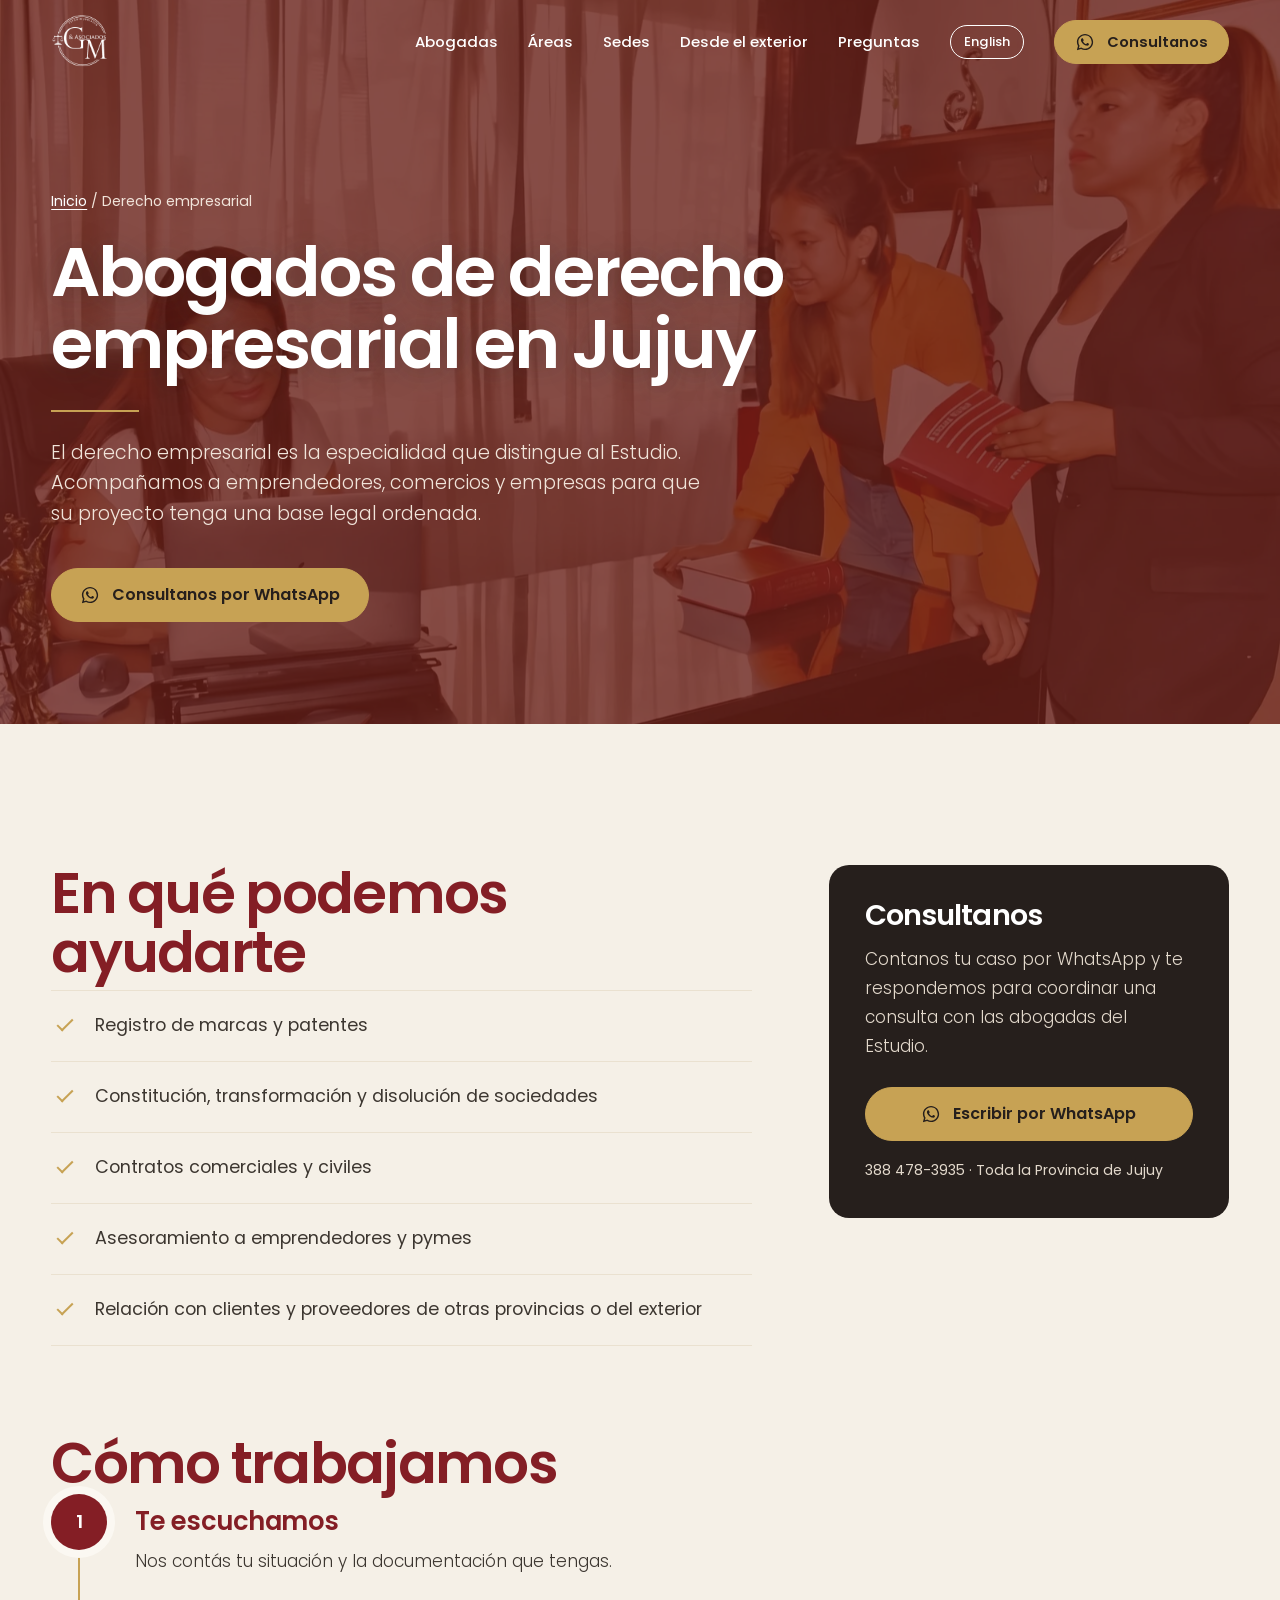
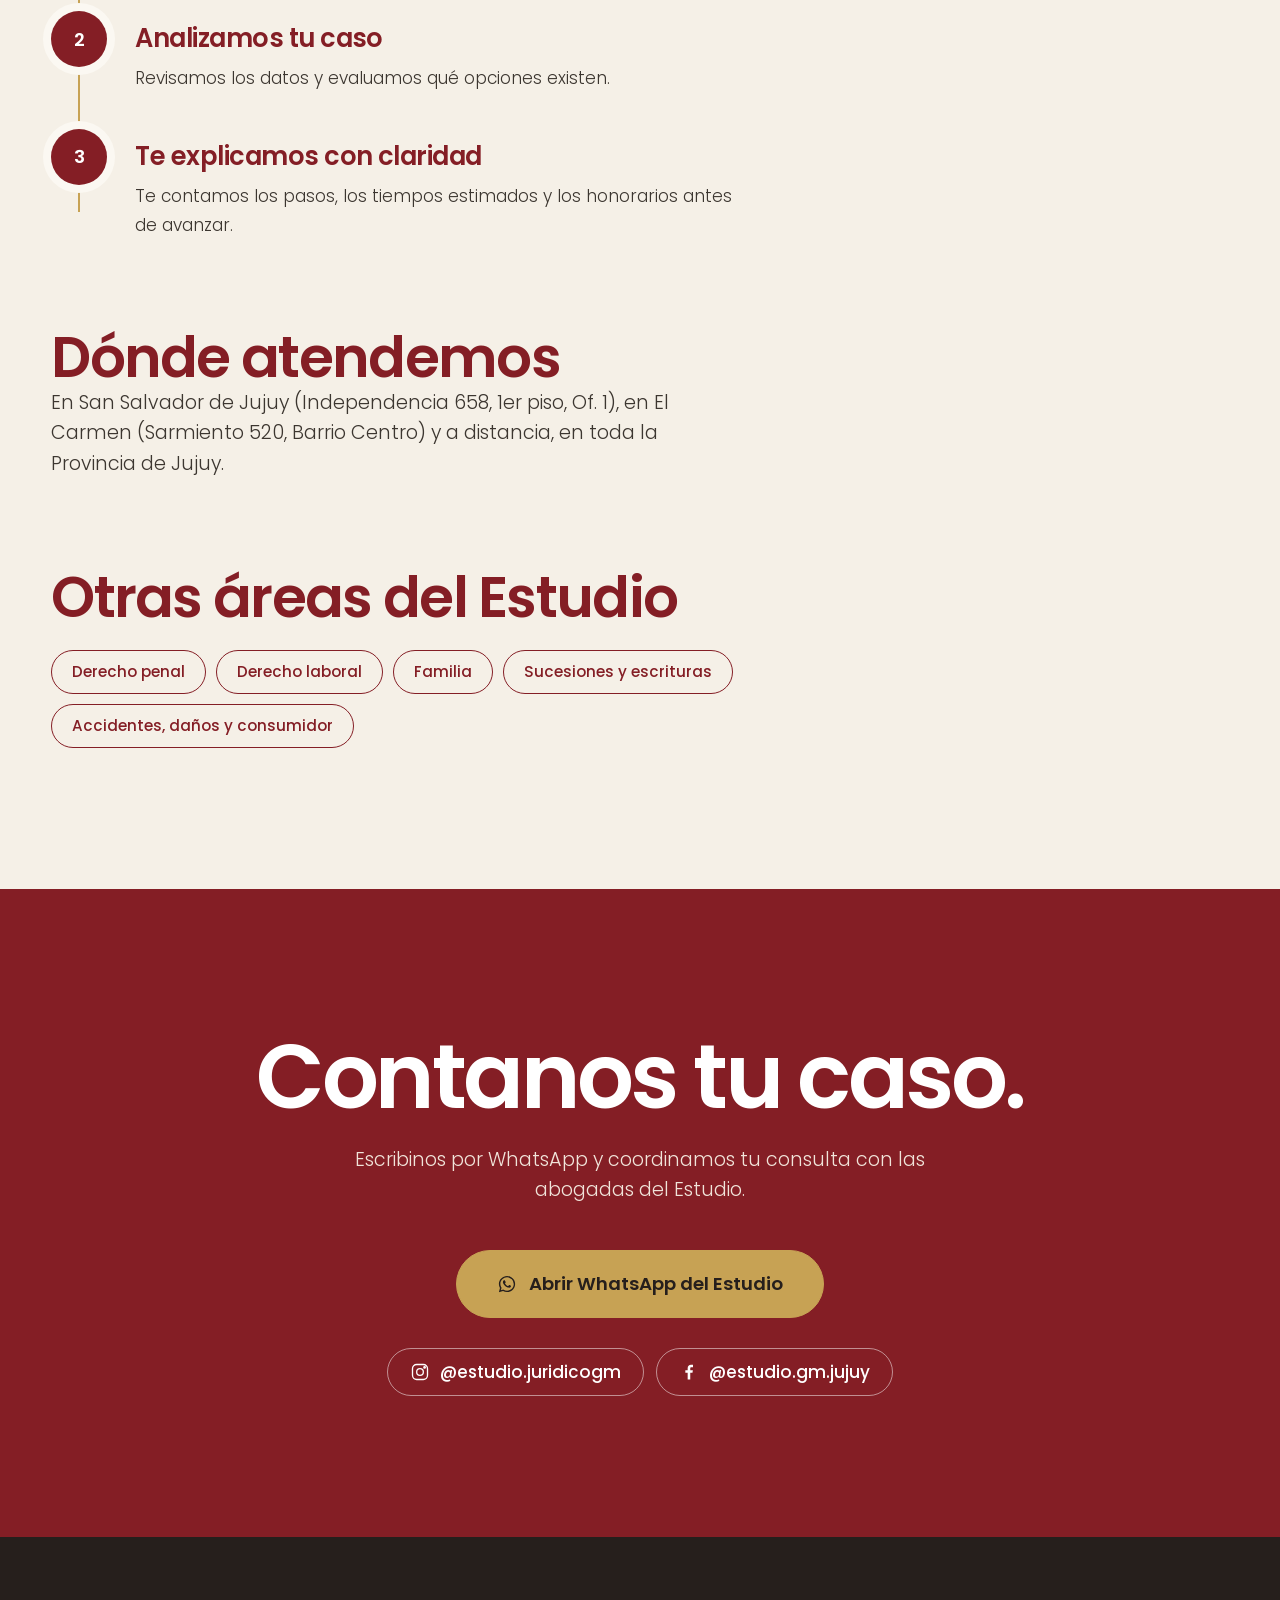
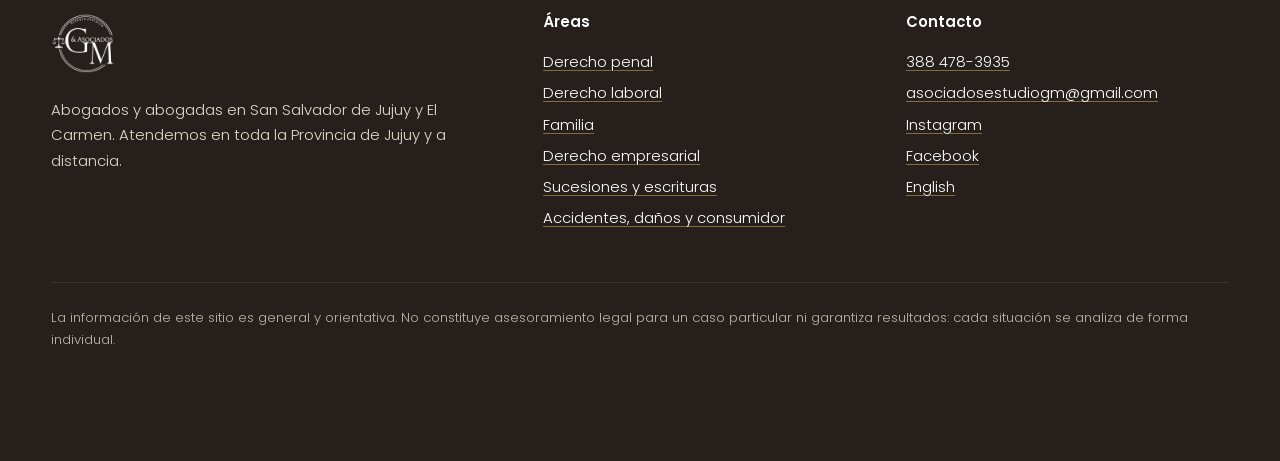
<file: abogados-derecho-empresarial-jujuy/index.html>
<!doctype html>
<html lang="es-AR">
<head>
<meta charset="utf-8">
<meta name="viewport" content="width=device-width,initial-scale=1">
<title>Abogados de empresas y marcas en Jujuy | GM &amp; Asociados</title>
<meta name="description" content="Registro de marcas y patentes, constitución de sociedades (SAS, SRL, SA) y contratos en Jujuy. Estudio GM &amp; Asociados, especialistas en derecho empresarial.">
<meta name="robots" content="index,follow,max-image-preview:large">
<link rel="canonical" href="https://consultorarzok.github.io/estudio-gm-asociados-web/abogados-derecho-empresarial-jujuy/">
<meta name="theme-color" content="#841E25">
<meta name="geo.region" content="AR-Y">
<meta name="geo.placename" content="San Salvador de Jujuy">
<meta property="og:type" content="website">
<meta property="og:site_name" content="Estudio Jurídico GM &amp; Asociados">
<meta property="og:title" content="Abogados de empresas y marcas en Jujuy | GM &amp; Asociados">
<meta property="og:description" content="Registro de marcas y patentes, constitución de sociedades (SAS, SRL, SA) y contratos en Jujuy. Estudio GM &amp; Asociados, especialistas en derecho empresarial.">
<meta property="og:url" content="https://consultorarzok.github.io/estudio-gm-asociados-web/abogados-derecho-empresarial-jujuy/">
<meta property="og:image" content="https://consultorarzok.github.io/estudio-gm-asociados-web/img/og.jpg">
<meta property="og:image:width" content="1200"><meta property="og:image:height" content="630">
<meta property="og:locale" content="es_AR">
<meta name="twitter:card" content="summary_large_image">
<link rel="icon" href="../favicon.png" type="image/png">
<link rel="apple-touch-icon" href="../apple-touch-icon.png">
<link rel="preload" href="../fonts/poppins-semibold.woff2" as="font" type="font/woff2" crossorigin>
<link rel="preload" href="../fonts/poppins-light.woff2" as="font" type="font/woff2" crossorigin>
<link rel="preload" as="image" type="image/webp" imagesrcset="../img/portada-equipo-900.webp 900w, ../img/portada-equipo-1600.webp 1600w, ../img/portada-equipo-2400.webp 2400w" imagesizes="100vw" fetchpriority="high">
<link rel="stylesheet" href="../style.css?v=202611141429">
<script>(function(r){r.classList.add('js');try{if(!matchMedia('(prefers-reduced-motion: reduce)').matches&&sessionStorage.getItem('gm-intro')!=='1'){}}catch(e){}})(document.documentElement)</script>
<script src="../main.js?v=202611141429" defer></script>
<script src="../mundo.js?v=202611141429" defer></script>
<script type="application/ld+json">{"@context": "https://schema.org", "@graph": [{"@type": ["LegalService", "LocalBusiness"], "@id": "https://consultorarzok.github.io/estudio-gm-asociados-web/#estudio", "name": "Estudio Jurídico GM & Asociados", "alternateName": ["GM & Asociados", "Estudio GM Jujuy"], "description": "Estudio jurídico en San Salvador de Jujuy y El Carmen, Jujuy, Argentina. Abogadas en derecho empresarial, penal, laboral, familia, sucesiones, daños y consumidor.", "url": "https://consultorarzok.github.io/estudio-gm-asociados-web/", "logo": "https://consultorarzok.github.io/estudio-gm-asociados-web/img/logo-gm.png", "image": ["https://consultorarzok.github.io/estudio-gm-asociados-web/img/og.jpg", "https://consultorarzok.github.io/estudio-gm-asociados-web/img/portada-equipo-1600.webp"], "telephone": "+543884783935", "email": "asociadosestudiogm@gmail.com", "priceRange": "$$", "address": {"@type": "PostalAddress", "streetAddress": "Independencia 658, 1er Piso, Of. 1", "addressLocality": "San Salvador de Jujuy", "addressRegion": "Jujuy", "addressCountry": "AR"}, "areaServed": [{"@type": "AdministrativeArea", "name": "Provincia de Jujuy"}, {"@type": "City", "name": "San Salvador de Jujuy"}, {"@type": "City", "name": "El Carmen"}], "knowsAbout": ["Derecho empresarial", "Registro de marcas y patentes", "Sociedades comerciales", "Derecho penal", "Derecho laboral", "Derecho de familia", "Sucesiones", "Escrituras", "Daños y perjuicios", "Derecho del consumidor"], "sameAs": ["https://www.instagram.com/estudio.juridicogm/", "https://www.facebook.com/estudio.gm.jujuy"], "contactPoint": {"@type": "ContactPoint", "telephone": "+543884783935", "contactType": "customer service", "availableLanguage": ["es"], "areaServed": "AR"}, "department": [{"@type": "LegalService", "name": "Estudio Jurídico GM & Asociados — San Salvador de Jujuy", "address": {"@type": "PostalAddress", "streetAddress": "Independencia 658, 1er Piso, Of. 1", "addressLocality": "San Salvador de Jujuy", "addressRegion": "Jujuy", "addressCountry": "AR"}, "telephone": "+543884783935"}, {"@type": "LegalService", "name": "Estudio Jurídico GM & Asociados — El Carmen", "address": {"@type": "PostalAddress", "streetAddress": "Sarmiento 520, Barrio Centro", "addressLocality": "El Carmen", "addressRegion": "Jujuy", "addressCountry": "AR"}, "telephone": "+543884783935"}], "employee": [{"@type": "Person", "name": "Dra. Fernanda M. Tapia", "jobTitle": "Abogada", "image": "https://consultorarzok.github.io/estudio-gm-asociados-web/img/dra-tapia-900.webp", "worksFor": {"@id": "https://consultorarzok.github.io/estudio-gm-asociados-web/#estudio"}}, {"@type": "Person", "name": "Dra. M. Luz Gutiérrez", "jobTitle": "Abogada", "image": "https://consultorarzok.github.io/estudio-gm-asociados-web/img/dra-gutierrez-900.webp", "worksFor": {"@id": "https://consultorarzok.github.io/estudio-gm-asociados-web/#estudio"}}, {"@type": "Person", "name": "Dra. Carla Morales", "jobTitle": "Abogada", "image": "https://consultorarzok.github.io/estudio-gm-asociados-web/img/dra-morales-900.webp", "worksFor": {"@id": "https://consultorarzok.github.io/estudio-gm-asociados-web/#estudio"}}]}, {"@type": "WebSite", "@id": "https://consultorarzok.github.io/estudio-gm-asociados-web/#web", "url": "https://consultorarzok.github.io/estudio-gm-asociados-web/", "name": "Estudio Jurídico GM & Asociados", "inLanguage": "es-AR", "publisher": {"@id": "https://consultorarzok.github.io/estudio-gm-asociados-web/#estudio"}}, {"@type": "BreadcrumbList", "itemListElement": [{"@type": "ListItem", "position": 1, "name": "Inicio", "item": "https://consultorarzok.github.io/estudio-gm-asociados-web/"}, {"@type": "ListItem", "position": 2, "name": "Derecho empresarial", "item": "https://consultorarzok.github.io/estudio-gm-asociados-web/abogados-derecho-empresarial-jujuy/"}]}, {"@type": "WebPage", "@id": "https://consultorarzok.github.io/estudio-gm-asociados-web/abogados-derecho-empresarial-jujuy/#page", "url": "https://consultorarzok.github.io/estudio-gm-asociados-web/abogados-derecho-empresarial-jujuy/", "name": "Abogados de empresas y marcas en Jujuy | GM & Asociados", "description": "Registro de marcas y patentes, constitución de sociedades (SAS, SRL, SA) y contratos en Jujuy. Estudio GM & Asociados, especialistas en derecho empresarial.", "inLanguage": "es-AR", "isPartOf": {"@id": "https://consultorarzok.github.io/estudio-gm-asociados-web/#web"}, "about": {"@id": "https://consultorarzok.github.io/estudio-gm-asociados-web/#estudio"}}]}</script>
</head>
<body>
<a class="skip" href="#main">Ir al contenido</a>
<header class="top"><div class="wrap bar">
<a class="marca" href="../" aria-label="Estudio Jurídico GM &amp; Asociados"><span class="logos"><img class="l-blanco" src="../img/logo-gm-blanco.png" alt="" width="50" height="50"><img class="l-color" src="../img/logo-gm.png" alt="" width="50" height="47"></span></a>
<button class="abrir" type="button" aria-expanded="false" aria-controls="menu"><span></span><b class="sr">Abrir menú</b></button>
<nav class="menu" id="menu" aria-label="Principal"><a href="../#abogadas">Abogadas</a><a href="../#areas">Áreas</a><a href="../#sedes">Sedes</a><a href="../#exterior">Desde el exterior</a><a href="../#preguntas">Preguntas</a><a class="idioma" href="../en/" hreflang="en" lang="en">English</a><a class="btn sm" href="https://wa.me/5493884783935?text=Hola%2C%20quisiera%20hacer%20una%20consulta%20con%20el%20Estudio%20GM%20%26%20Asociados." target="_blank" rel="noopener"><svg viewBox="0 0 32 32" fill="currentColor" aria-hidden="true"><path d="M16.04 3C8.84 3 3 8.83 3 16.02c0 2.3.6 4.54 1.74 6.51L3 29l6.64-1.7a13 13 0 0 0 6.4 1.64h.01C23.23 28.94 29 23.1 29 15.92 29 8.83 23.2 3 16.04 3Zm0 23.7h-.01a10.7 10.7 0 0 1-5.46-1.5l-.39-.23-3.94 1.01 1.05-3.84-.25-.4a10.67 10.67 0 0 1-1.64-5.72c0-5.9 4.8-10.7 10.7-10.7 2.86 0 5.54 1.1 7.56 3.14a10.6 10.6 0 0 1 3.13 7.57c0 5.9-4.8 10.67-10.75 10.67Zm5.87-8c-.32-.16-1.9-.94-2.2-1.05-.3-.1-.5-.16-.73.16-.21.32-.84 1.05-1.03 1.27-.19.21-.38.24-.7.08-.32-.16-1.36-.5-2.59-1.6a9.7 9.7 0 0 1-1.8-2.24c-.19-.32 0-.5.14-.66.14-.14.32-.38.48-.57.16-.19.21-.32.32-.54.1-.21.05-.4-.03-.56-.08-.16-.73-1.76-1-2.4-.26-.63-.53-.54-.73-.55h-.62c-.21 0-.56.08-.85.4-.29.32-1.11 1.08-1.11 2.64 0 1.55 1.14 3.06 1.3 3.27.16.21 2.23 3.4 5.4 4.77.75.33 1.34.52 1.8.67.76.24 1.45.2 2 .12.6-.09 1.9-.78 2.16-1.53.27-.75.27-1.39.19-1.53-.08-.13-.3-.21-.62-.37Z"/></svg>Consultanos</a></nav>
</div></header>
<main id="main">
<section class="hero interna">
<div class="fondo" style="--pos:50% 40%"><img src="../img/portada-equipo-2400.webp" srcset="../img/portada-equipo-900.webp 900w, ../img/portada-equipo-1600.webp 1600w, ../img/portada-equipo-2400.webp 2400w" sizes="100vw" alt="" fetchpriority="high" decoding="async"></div><div class="velo"></div>
<div class="wrap"><div class="texto">
<p class="migas"><a href="../">Inicio</a> / Derecho empresarial</p>
<h1 class="display">Abogados de derecho empresarial en Jujuy</h1>
<span class="filete"></span>
<p class="bajada">El derecho empresarial es la especialidad que distingue al Estudio. Acompañamos a emprendedores, comercios y empresas para que su proyecto tenga una base legal ordenada.</p>
<div class="acciones"><a class="btn" href="https://wa.me/5493884783935?text=Hola%2C%20quisiera%20consultar%20por%20un%20tema%20de%20empresas%2C%20marcas%20o%20sociedades." target="_blank" rel="noopener"><svg viewBox="0 0 32 32" fill="currentColor" aria-hidden="true"><path d="M16.04 3C8.84 3 3 8.83 3 16.02c0 2.3.6 4.54 1.74 6.51L3 29l6.64-1.7a13 13 0 0 0 6.4 1.64h.01C23.23 28.94 29 23.1 29 15.92 29 8.83 23.2 3 16.04 3Zm0 23.7h-.01a10.7 10.7 0 0 1-5.46-1.5l-.39-.23-3.94 1.01 1.05-3.84-.25-.4a10.67 10.67 0 0 1-1.64-5.72c0-5.9 4.8-10.7 10.7-10.7 2.86 0 5.54 1.1 7.56 3.14a10.6 10.6 0 0 1 3.13 7.57c0 5.9-4.8 10.67-10.75 10.67Zm5.87-8c-.32-.16-1.9-.94-2.2-1.05-.3-.1-.5-.16-.73.16-.21.32-.84 1.05-1.03 1.27-.19.21-.38.24-.7.08-.32-.16-1.36-.5-2.59-1.6a9.7 9.7 0 0 1-1.8-2.24c-.19-.32 0-.5.14-.66.14-.14.32-.38.48-.57.16-.19.21-.32.32-.54.1-.21.05-.4-.03-.56-.08-.16-.73-1.76-1-2.4-.26-.63-.53-.54-.73-.55h-.62c-.21 0-.56.08-.85.4-.29.32-1.11 1.08-1.11 2.64 0 1.55 1.14 3.06 1.3 3.27.16.21 2.23 3.4 5.4 4.77.75.33 1.34.52 1.8.67.76.24 1.45.2 2 .12.6-.09 1.9-.78 2.16-1.53.27-.75.27-1.39.19-1.53-.08-.13-.3-.21-.62-.37Z"/></svg>Consultanos por WhatsApp</a></div>
</div></div>
</section>
<section><div class="wrap cuerpo">
<div>
<div class="bloque"><h2>En qué podemos ayudarte</h2><ul class="tilde"><li>Registro de marcas y patentes</li><li>Constitución, transformación y disolución de sociedades</li><li>Contratos comerciales y civiles</li><li>Asesoramiento a emprendedores y pymes</li><li>Relación con clientes y proveedores de otras provincias o del exterior</li></ul></div>
<div class="bloque"><h2>Cómo trabajamos</h2>
<ol class="pasos vertical">
<li><h3>Te escuchamos</h3><p>Nos contás tu situación y la documentación que tengas.</p></li>
<li><h3>Analizamos tu caso</h3><p>Revisamos los datos y evaluamos qué opciones existen.</p></li>
<li><h3>Te explicamos con claridad</h3><p>Te contamos los pasos, los tiempos estimados y los honorarios antes de avanzar.</p></li>
</ol></div>
<div class="bloque"><h2>Dónde atendemos</h2><p class="bajada">En San Salvador de Jujuy (Independencia 658, 1er piso, Of. 1), en El Carmen (Sarmiento 520, Barrio Centro) y a distancia, en toda la Provincia de Jujuy.</p></div>
<div class="bloque"><h2>Otras áreas del Estudio</h2><div class="otras"><a href="../abogados-penalistas-jujuy/">Derecho penal</a><a href="../abogados-laboralistas-jujuy/">Derecho laboral</a><a href="../abogados-de-familia-jujuy/">Familia</a><a href="../abogados-sucesiones-escrituras-jujuy/">Sucesiones y escrituras</a><a href="../abogados-accidentes-danos-consumidor-jujuy/">Accidentes, daños y consumidor</a></div></div>
</div>
<aside class="caja"><h2>Consultanos</h2><p>Contanos tu caso por WhatsApp y te respondemos para coordinar una consulta con las abogadas del Estudio.</p>
<a class="btn" href="https://wa.me/5493884783935?text=Hola%2C%20quisiera%20consultar%20por%20un%20tema%20de%20empresas%2C%20marcas%20o%20sociedades." target="_blank" rel="noopener"><svg viewBox="0 0 32 32" fill="currentColor" aria-hidden="true"><path d="M16.04 3C8.84 3 3 8.83 3 16.02c0 2.3.6 4.54 1.74 6.51L3 29l6.64-1.7a13 13 0 0 0 6.4 1.64h.01C23.23 28.94 29 23.1 29 15.92 29 8.83 23.2 3 16.04 3Zm0 23.7h-.01a10.7 10.7 0 0 1-5.46-1.5l-.39-.23-3.94 1.01 1.05-3.84-.25-.4a10.67 10.67 0 0 1-1.64-5.72c0-5.9 4.8-10.7 10.7-10.7 2.86 0 5.54 1.1 7.56 3.14a10.6 10.6 0 0 1 3.13 7.57c0 5.9-4.8 10.67-10.75 10.67Zm5.87-8c-.32-.16-1.9-.94-2.2-1.05-.3-.1-.5-.16-.73.16-.21.32-.84 1.05-1.03 1.27-.19.21-.38.24-.7.08-.32-.16-1.36-.5-2.59-1.6a9.7 9.7 0 0 1-1.8-2.24c-.19-.32 0-.5.14-.66.14-.14.32-.38.48-.57.16-.19.21-.32.32-.54.1-.21.05-.4-.03-.56-.08-.16-.73-1.76-1-2.4-.26-.63-.53-.54-.73-.55h-.62c-.21 0-.56.08-.85.4-.29.32-1.11 1.08-1.11 2.64 0 1.55 1.14 3.06 1.3 3.27.16.21 2.23 3.4 5.4 4.77.75.33 1.34.52 1.8.67.76.24 1.45.2 2 .12.6-.09 1.9-.78 2.16-1.53.27-.75.27-1.39.19-1.53-.08-.13-.3-.21-.62-.37Z"/></svg>Escribir por WhatsApp</a>
<small>388 478-3935 · Toda la Provincia de Jujuy</small></aside>
</div></section>
<section class="cierre"><div class="wrap sube">
<h2>Contanos tu caso.</h2>
<p class="bajada">Escribinos por WhatsApp y coordinamos tu consulta con las abogadas del Estudio.</p>
<div class="acciones"><a class="btn xl" href="https://wa.me/5493884783935?text=Hola%2C%20quisiera%20consultar%20por%20un%20tema%20de%20empresas%2C%20marcas%20o%20sociedades." target="_blank" rel="noopener"><svg viewBox="0 0 32 32" fill="currentColor" aria-hidden="true"><path d="M16.04 3C8.84 3 3 8.83 3 16.02c0 2.3.6 4.54 1.74 6.51L3 29l6.64-1.7a13 13 0 0 0 6.4 1.64h.01C23.23 28.94 29 23.1 29 15.92 29 8.83 23.2 3 16.04 3Zm0 23.7h-.01a10.7 10.7 0 0 1-5.46-1.5l-.39-.23-3.94 1.01 1.05-3.84-.25-.4a10.67 10.67 0 0 1-1.64-5.72c0-5.9 4.8-10.7 10.7-10.7 2.86 0 5.54 1.1 7.56 3.14a10.6 10.6 0 0 1 3.13 7.57c0 5.9-4.8 10.67-10.75 10.67Zm5.87-8c-.32-.16-1.9-.94-2.2-1.05-.3-.1-.5-.16-.73.16-.21.32-.84 1.05-1.03 1.27-.19.21-.38.24-.7.08-.32-.16-1.36-.5-2.59-1.6a9.7 9.7 0 0 1-1.8-2.24c-.19-.32 0-.5.14-.66.14-.14.32-.38.48-.57.16-.19.21-.32.32-.54.1-.21.05-.4-.03-.56-.08-.16-.73-1.76-1-2.4-.26-.63-.53-.54-.73-.55h-.62c-.21 0-.56.08-.85.4-.29.32-1.11 1.08-1.11 2.64 0 1.55 1.14 3.06 1.3 3.27.16.21 2.23 3.4 5.4 4.77.75.33 1.34.52 1.8.67.76.24 1.45.2 2 .12.6-.09 1.9-.78 2.16-1.53.27-.75.27-1.39.19-1.53-.08-.13-.3-.21-.62-.37Z"/></svg>Abrir WhatsApp del Estudio</a></div>
<div class="redes"><a href="https://www.instagram.com/estudio.juridicogm/" target="_blank" rel="noopener"><svg viewBox="0 0 24 24" fill="none" stroke="currentColor" stroke-width="1.6" aria-hidden="true"><rect x="3" y="3" width="18" height="18" rx="5"/><circle cx="12" cy="12" r="4"/><circle cx="17.5" cy="6.5" r=".9" fill="currentColor"/></svg>@estudio.juridicogm</a><a href="https://www.facebook.com/estudio.gm.jujuy" target="_blank" rel="noopener"><svg viewBox="0 0 24 24" fill="currentColor" aria-hidden="true"><path d="M13.5 21v-8h2.7l.4-3.2h-3.1V7.8c0-.9.3-1.5 1.6-1.5h1.7V3.4c-.3 0-1.3-.1-2.4-.1-2.4 0-4 1.5-4 4.1v2.4H7.6V13h2.8v8h3.1Z"/></svg>@estudio.gm.jujuy</a></div>
</div></section>
</main>
<footer class="pie"><div class="wrap">
<div class="cols">
<div><img src="../img/logo-gm-blanco.png" alt="Estudio Jurídico GM &amp; Asociados" width="72" height="72"><p>Abogados y abogadas en San Salvador de Jujuy y El Carmen. Atendemos en toda la Provincia de Jujuy y a distancia.</p></div>
<div><strong>Áreas</strong><ul><li><a href="../abogados-penalistas-jujuy/">Derecho penal</a></li><li><a href="../abogados-laboralistas-jujuy/">Derecho laboral</a></li><li><a href="../abogados-de-familia-jujuy/">Familia</a></li><li><a href="../abogados-derecho-empresarial-jujuy/">Derecho empresarial</a></li><li><a href="../abogados-sucesiones-escrituras-jujuy/">Sucesiones y escrituras</a></li><li><a href="../abogados-accidentes-danos-consumidor-jujuy/">Accidentes, daños y consumidor</a></li></ul></div>
<div><strong>Contacto</strong><ul><li><a href="tel:+543884783935">388 478-3935</a></li><li><a href="mailto:asociadosestudiogm@gmail.com">asociadosestudiogm@gmail.com</a></li><li><a href="https://www.instagram.com/estudio.juridicogm/" target="_blank" rel="noopener">Instagram</a></li><li><a href="https://www.facebook.com/estudio.gm.jujuy" target="_blank" rel="noopener">Facebook</a></li><li><a href="../en/" hreflang="en" lang="en">English</a></li></ul></div>
</div>
<p class="legal">La información de este sitio es general y orientativa. No constituye asesoramiento legal para un caso particular ni garantiza resultados: cada situación se analiza de forma individual.</p>
</div></footer>
<a class="wa" href="https://wa.me/5493884783935?text=Hola%2C%20quisiera%20hacer%20una%20consulta%20con%20el%20Estudio%20GM%20%26%20Asociados." target="_blank" rel="noopener" aria-label="Escribinos por WhatsApp"><svg viewBox="0 0 32 32" fill="currentColor" aria-hidden="true"><path d="M16.04 3C8.84 3 3 8.83 3 16.02c0 2.3.6 4.54 1.74 6.51L3 29l6.64-1.7a13 13 0 0 0 6.4 1.64h.01C23.23 28.94 29 23.1 29 15.92 29 8.83 23.2 3 16.04 3Zm0 23.7h-.01a10.7 10.7 0 0 1-5.46-1.5l-.39-.23-3.94 1.01 1.05-3.84-.25-.4a10.67 10.67 0 0 1-1.64-5.72c0-5.9 4.8-10.7 10.7-10.7 2.86 0 5.54 1.1 7.56 3.14a10.6 10.6 0 0 1 3.13 7.57c0 5.9-4.8 10.67-10.75 10.67Zm5.87-8c-.32-.16-1.9-.94-2.2-1.05-.3-.1-.5-.16-.73.16-.21.32-.84 1.05-1.03 1.27-.19.21-.38.24-.7.08-.32-.16-1.36-.5-2.59-1.6a9.7 9.7 0 0 1-1.8-2.24c-.19-.32 0-.5.14-.66.14-.14.32-.38.48-.57.16-.19.21-.32.32-.54.1-.21.05-.4-.03-.56-.08-.16-.73-1.76-1-2.4-.26-.63-.53-.54-.73-.55h-.62c-.21 0-.56.08-.85.4-.29.32-1.11 1.08-1.11 2.64 0 1.55 1.14 3.06 1.3 3.27.16.21 2.23 3.4 5.4 4.77.75.33 1.34.52 1.8.67.76.24 1.45.2 2 .12.6-.09 1.9-.78 2.16-1.53.27-.75.27-1.39.19-1.53-.08-.13-.3-.21-.62-.37Z"/></svg><span>Escribinos</span></a>
</body></html>
</file>
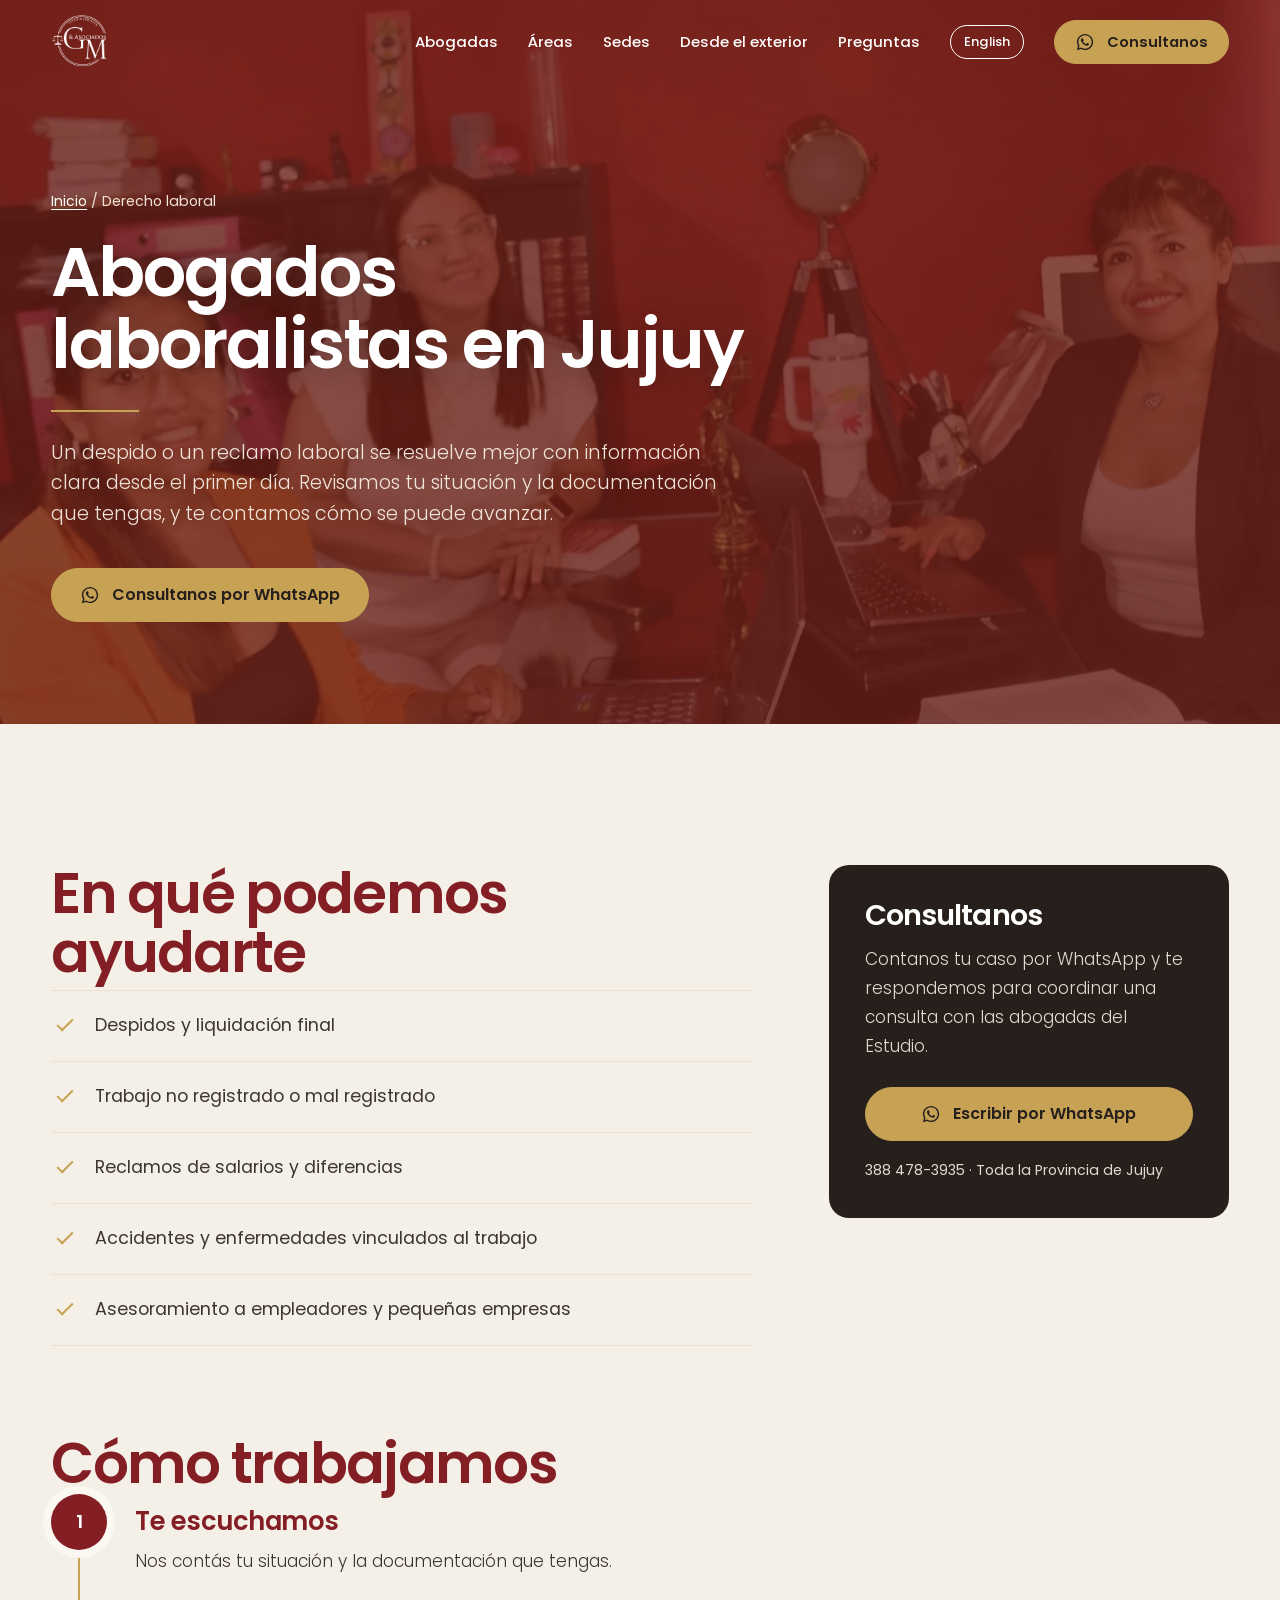
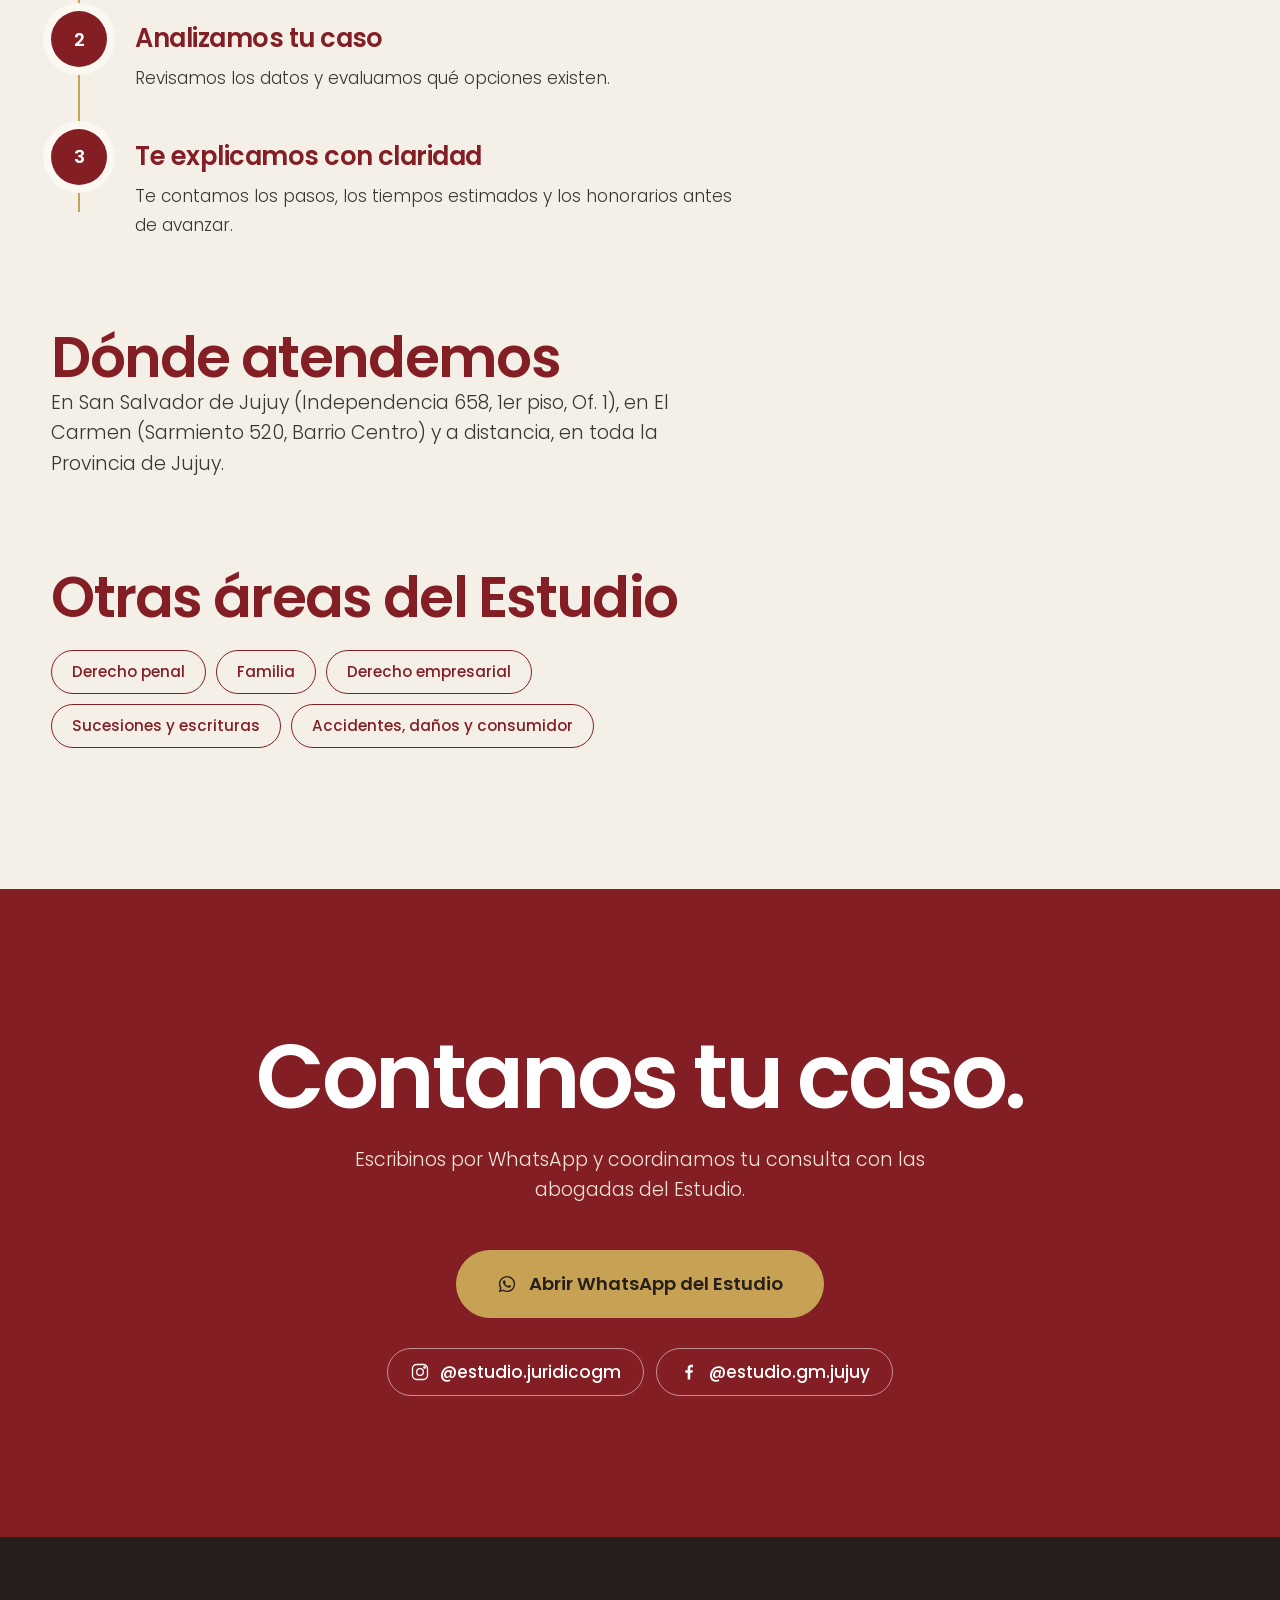
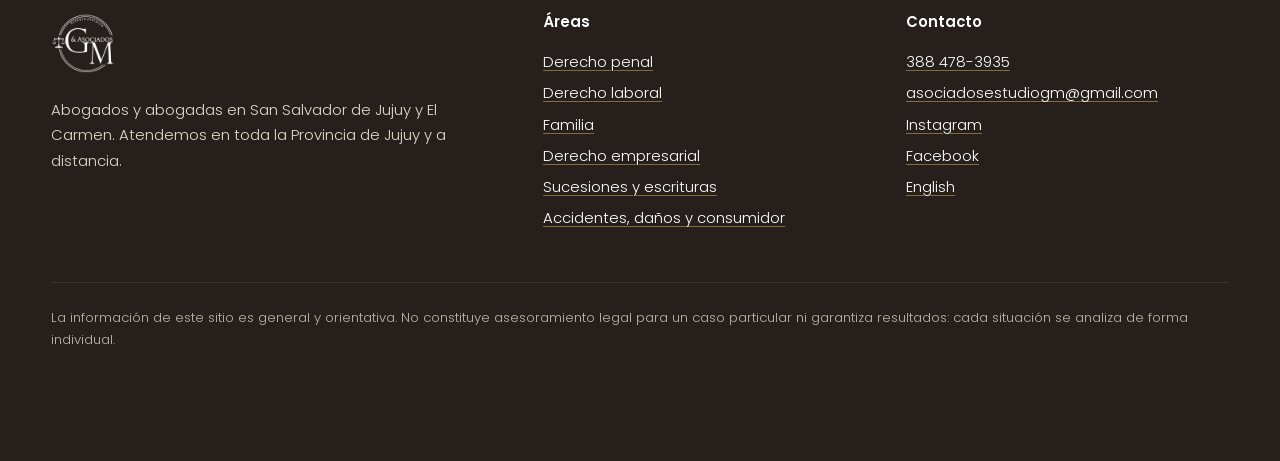
<file: abogados-laboralistas-jujuy/index.html>
<!doctype html>
<html lang="es-AR">
<head>
<meta charset="utf-8">
<meta name="viewport" content="width=device-width,initial-scale=1">
<title>Abogados laboralistas en Jujuy | Estudio GM &amp; Asociados</title>
<meta name="description" content="Despidos, trabajo no registrado y reclamos laborales en San Salvador de Jujuy y El Carmen. Estudio GM &amp; Asociados: consultá por WhatsApp.">
<meta name="robots" content="index,follow,max-image-preview:large">
<link rel="canonical" href="https://consultorarzok.github.io/estudio-gm-asociados-web/abogados-laboralistas-jujuy/">
<meta name="theme-color" content="#841E25">
<meta name="geo.region" content="AR-Y">
<meta name="geo.placename" content="San Salvador de Jujuy">
<meta property="og:type" content="website">
<meta property="og:site_name" content="Estudio Jurídico GM &amp; Asociados">
<meta property="og:title" content="Abogados laboralistas en Jujuy | Estudio GM &amp; Asociados">
<meta property="og:description" content="Despidos, trabajo no registrado y reclamos laborales en San Salvador de Jujuy y El Carmen. Estudio GM &amp; Asociados: consultá por WhatsApp.">
<meta property="og:url" content="https://consultorarzok.github.io/estudio-gm-asociados-web/abogados-laboralistas-jujuy/">
<meta property="og:image" content="https://consultorarzok.github.io/estudio-gm-asociados-web/img/og.jpg">
<meta property="og:image:width" content="1200"><meta property="og:image:height" content="630">
<meta property="og:locale" content="es_AR">
<meta name="twitter:card" content="summary_large_image">
<link rel="icon" href="../favicon.png" type="image/png">
<link rel="apple-touch-icon" href="../apple-touch-icon.png">
<link rel="preload" href="../fonts/poppins-semibold.woff2" as="font" type="font/woff2" crossorigin>
<link rel="preload" href="../fonts/poppins-light.woff2" as="font" type="font/woff2" crossorigin>
<link rel="preload" as="image" type="image/webp" imagesrcset="../img/oficina-roja-700.webp 700w, ../img/oficina-roja-1200.webp 1200w" imagesizes="100vw" fetchpriority="high">
<link rel="stylesheet" href="../style.css?v=202611141429">
<script>(function(r){r.classList.add('js');try{if(!matchMedia('(prefers-reduced-motion: reduce)').matches&&sessionStorage.getItem('gm-intro')!=='1'){}}catch(e){}})(document.documentElement)</script>
<script src="../main.js?v=202611141429" defer></script>
<script src="../mundo.js?v=202611141429" defer></script>
<script type="application/ld+json">{"@context": "https://schema.org", "@graph": [{"@type": ["LegalService", "LocalBusiness"], "@id": "https://consultorarzok.github.io/estudio-gm-asociados-web/#estudio", "name": "Estudio Jurídico GM & Asociados", "alternateName": ["GM & Asociados", "Estudio GM Jujuy"], "description": "Estudio jurídico en San Salvador de Jujuy y El Carmen, Jujuy, Argentina. Abogadas en derecho empresarial, penal, laboral, familia, sucesiones, daños y consumidor.", "url": "https://consultorarzok.github.io/estudio-gm-asociados-web/", "logo": "https://consultorarzok.github.io/estudio-gm-asociados-web/img/logo-gm.png", "image": ["https://consultorarzok.github.io/estudio-gm-asociados-web/img/og.jpg", "https://consultorarzok.github.io/estudio-gm-asociados-web/img/portada-equipo-1600.webp"], "telephone": "+543884783935", "email": "asociadosestudiogm@gmail.com", "priceRange": "$$", "address": {"@type": "PostalAddress", "streetAddress": "Independencia 658, 1er Piso, Of. 1", "addressLocality": "San Salvador de Jujuy", "addressRegion": "Jujuy", "addressCountry": "AR"}, "areaServed": [{"@type": "AdministrativeArea", "name": "Provincia de Jujuy"}, {"@type": "City", "name": "San Salvador de Jujuy"}, {"@type": "City", "name": "El Carmen"}], "knowsAbout": ["Derecho empresarial", "Registro de marcas y patentes", "Sociedades comerciales", "Derecho penal", "Derecho laboral", "Derecho de familia", "Sucesiones", "Escrituras", "Daños y perjuicios", "Derecho del consumidor"], "sameAs": ["https://www.instagram.com/estudio.juridicogm/", "https://www.facebook.com/estudio.gm.jujuy"], "contactPoint": {"@type": "ContactPoint", "telephone": "+543884783935", "contactType": "customer service", "availableLanguage": ["es"], "areaServed": "AR"}, "department": [{"@type": "LegalService", "name": "Estudio Jurídico GM & Asociados — San Salvador de Jujuy", "address": {"@type": "PostalAddress", "streetAddress": "Independencia 658, 1er Piso, Of. 1", "addressLocality": "San Salvador de Jujuy", "addressRegion": "Jujuy", "addressCountry": "AR"}, "telephone": "+543884783935"}, {"@type": "LegalService", "name": "Estudio Jurídico GM & Asociados — El Carmen", "address": {"@type": "PostalAddress", "streetAddress": "Sarmiento 520, Barrio Centro", "addressLocality": "El Carmen", "addressRegion": "Jujuy", "addressCountry": "AR"}, "telephone": "+543884783935"}], "employee": [{"@type": "Person", "name": "Dra. Fernanda M. Tapia", "jobTitle": "Abogada", "image": "https://consultorarzok.github.io/estudio-gm-asociados-web/img/dra-tapia-900.webp", "worksFor": {"@id": "https://consultorarzok.github.io/estudio-gm-asociados-web/#estudio"}}, {"@type": "Person", "name": "Dra. M. Luz Gutiérrez", "jobTitle": "Abogada", "image": "https://consultorarzok.github.io/estudio-gm-asociados-web/img/dra-gutierrez-900.webp", "worksFor": {"@id": "https://consultorarzok.github.io/estudio-gm-asociados-web/#estudio"}}, {"@type": "Person", "name": "Dra. Carla Morales", "jobTitle": "Abogada", "image": "https://consultorarzok.github.io/estudio-gm-asociados-web/img/dra-morales-900.webp", "worksFor": {"@id": "https://consultorarzok.github.io/estudio-gm-asociados-web/#estudio"}}]}, {"@type": "WebSite", "@id": "https://consultorarzok.github.io/estudio-gm-asociados-web/#web", "url": "https://consultorarzok.github.io/estudio-gm-asociados-web/", "name": "Estudio Jurídico GM & Asociados", "inLanguage": "es-AR", "publisher": {"@id": "https://consultorarzok.github.io/estudio-gm-asociados-web/#estudio"}}, {"@type": "BreadcrumbList", "itemListElement": [{"@type": "ListItem", "position": 1, "name": "Inicio", "item": "https://consultorarzok.github.io/estudio-gm-asociados-web/"}, {"@type": "ListItem", "position": 2, "name": "Derecho laboral", "item": "https://consultorarzok.github.io/estudio-gm-asociados-web/abogados-laboralistas-jujuy/"}]}, {"@type": "WebPage", "@id": "https://consultorarzok.github.io/estudio-gm-asociados-web/abogados-laboralistas-jujuy/#page", "url": "https://consultorarzok.github.io/estudio-gm-asociados-web/abogados-laboralistas-jujuy/", "name": "Abogados laboralistas en Jujuy | Estudio GM & Asociados", "description": "Despidos, trabajo no registrado y reclamos laborales en San Salvador de Jujuy y El Carmen. Estudio GM & Asociados: consultá por WhatsApp.", "inLanguage": "es-AR", "isPartOf": {"@id": "https://consultorarzok.github.io/estudio-gm-asociados-web/#web"}, "about": {"@id": "https://consultorarzok.github.io/estudio-gm-asociados-web/#estudio"}}]}</script>
</head>
<body>
<a class="skip" href="#main">Ir al contenido</a>
<header class="top"><div class="wrap bar">
<a class="marca" href="../" aria-label="Estudio Jurídico GM &amp; Asociados"><span class="logos"><img class="l-blanco" src="../img/logo-gm-blanco.png" alt="" width="50" height="50"><img class="l-color" src="../img/logo-gm.png" alt="" width="50" height="47"></span></a>
<button class="abrir" type="button" aria-expanded="false" aria-controls="menu"><span></span><b class="sr">Abrir menú</b></button>
<nav class="menu" id="menu" aria-label="Principal"><a href="../#abogadas">Abogadas</a><a href="../#areas">Áreas</a><a href="../#sedes">Sedes</a><a href="../#exterior">Desde el exterior</a><a href="../#preguntas">Preguntas</a><a class="idioma" href="../en/" hreflang="en" lang="en">English</a><a class="btn sm" href="https://wa.me/5493884783935?text=Hola%2C%20quisiera%20hacer%20una%20consulta%20con%20el%20Estudio%20GM%20%26%20Asociados." target="_blank" rel="noopener"><svg viewBox="0 0 32 32" fill="currentColor" aria-hidden="true"><path d="M16.04 3C8.84 3 3 8.83 3 16.02c0 2.3.6 4.54 1.74 6.51L3 29l6.64-1.7a13 13 0 0 0 6.4 1.64h.01C23.23 28.94 29 23.1 29 15.92 29 8.83 23.2 3 16.04 3Zm0 23.7h-.01a10.7 10.7 0 0 1-5.46-1.5l-.39-.23-3.94 1.01 1.05-3.84-.25-.4a10.67 10.67 0 0 1-1.64-5.72c0-5.9 4.8-10.7 10.7-10.7 2.86 0 5.54 1.1 7.56 3.14a10.6 10.6 0 0 1 3.13 7.57c0 5.9-4.8 10.67-10.75 10.67Zm5.87-8c-.32-.16-1.9-.94-2.2-1.05-.3-.1-.5-.16-.73.16-.21.32-.84 1.05-1.03 1.27-.19.21-.38.24-.7.08-.32-.16-1.36-.5-2.59-1.6a9.7 9.7 0 0 1-1.8-2.24c-.19-.32 0-.5.14-.66.14-.14.32-.38.48-.57.16-.19.21-.32.32-.54.1-.21.05-.4-.03-.56-.08-.16-.73-1.76-1-2.4-.26-.63-.53-.54-.73-.55h-.62c-.21 0-.56.08-.85.4-.29.32-1.11 1.08-1.11 2.64 0 1.55 1.14 3.06 1.3 3.27.16.21 2.23 3.4 5.4 4.77.75.33 1.34.52 1.8.67.76.24 1.45.2 2 .12.6-.09 1.9-.78 2.16-1.53.27-.75.27-1.39.19-1.53-.08-.13-.3-.21-.62-.37Z"/></svg>Consultanos</a></nav>
</div></header>
<main id="main">
<section class="hero interna">
<div class="fondo" style="--pos:50% 40%"><img src="../img/oficina-roja-1200.webp" srcset="../img/oficina-roja-700.webp 700w, ../img/oficina-roja-1200.webp 1200w" sizes="100vw" alt="" fetchpriority="high" decoding="async"></div><div class="velo"></div>
<div class="wrap"><div class="texto">
<p class="migas"><a href="../">Inicio</a> / Derecho laboral</p>
<h1 class="display">Abogados laboralistas en Jujuy</h1>
<span class="filete"></span>
<p class="bajada">Un despido o un reclamo laboral se resuelve mejor con información clara desde el primer día. Revisamos tu situación y la documentación que tengas, y te contamos cómo se puede avanzar.</p>
<div class="acciones"><a class="btn" href="https://wa.me/5493884783935?text=Hola%2C%20quisiera%20consultar%20por%20un%20tema%20laboral." target="_blank" rel="noopener"><svg viewBox="0 0 32 32" fill="currentColor" aria-hidden="true"><path d="M16.04 3C8.84 3 3 8.83 3 16.02c0 2.3.6 4.54 1.74 6.51L3 29l6.64-1.7a13 13 0 0 0 6.4 1.64h.01C23.23 28.94 29 23.1 29 15.92 29 8.83 23.2 3 16.04 3Zm0 23.7h-.01a10.7 10.7 0 0 1-5.46-1.5l-.39-.23-3.94 1.01 1.05-3.84-.25-.4a10.67 10.67 0 0 1-1.64-5.72c0-5.9 4.8-10.7 10.7-10.7 2.86 0 5.54 1.1 7.56 3.14a10.6 10.6 0 0 1 3.13 7.57c0 5.9-4.8 10.67-10.75 10.67Zm5.87-8c-.32-.16-1.9-.94-2.2-1.05-.3-.1-.5-.16-.73.16-.21.32-.84 1.05-1.03 1.27-.19.21-.38.24-.7.08-.32-.16-1.36-.5-2.59-1.6a9.7 9.7 0 0 1-1.8-2.24c-.19-.32 0-.5.14-.66.14-.14.32-.38.48-.57.16-.19.21-.32.32-.54.1-.21.05-.4-.03-.56-.08-.16-.73-1.76-1-2.4-.26-.63-.53-.54-.73-.55h-.62c-.21 0-.56.08-.85.4-.29.32-1.11 1.08-1.11 2.64 0 1.55 1.14 3.06 1.3 3.27.16.21 2.23 3.4 5.4 4.77.75.33 1.34.52 1.8.67.76.24 1.45.2 2 .12.6-.09 1.9-.78 2.16-1.53.27-.75.27-1.39.19-1.53-.08-.13-.3-.21-.62-.37Z"/></svg>Consultanos por WhatsApp</a></div>
</div></div>
</section>
<section><div class="wrap cuerpo">
<div>
<div class="bloque"><h2>En qué podemos ayudarte</h2><ul class="tilde"><li>Despidos y liquidación final</li><li>Trabajo no registrado o mal registrado</li><li>Reclamos de salarios y diferencias</li><li>Accidentes y enfermedades vinculados al trabajo</li><li>Asesoramiento a empleadores y pequeñas empresas</li></ul></div>
<div class="bloque"><h2>Cómo trabajamos</h2>
<ol class="pasos vertical">
<li><h3>Te escuchamos</h3><p>Nos contás tu situación y la documentación que tengas.</p></li>
<li><h3>Analizamos tu caso</h3><p>Revisamos los datos y evaluamos qué opciones existen.</p></li>
<li><h3>Te explicamos con claridad</h3><p>Te contamos los pasos, los tiempos estimados y los honorarios antes de avanzar.</p></li>
</ol></div>
<div class="bloque"><h2>Dónde atendemos</h2><p class="bajada">En San Salvador de Jujuy (Independencia 658, 1er piso, Of. 1), en El Carmen (Sarmiento 520, Barrio Centro) y a distancia, en toda la Provincia de Jujuy.</p></div>
<div class="bloque"><h2>Otras áreas del Estudio</h2><div class="otras"><a href="../abogados-penalistas-jujuy/">Derecho penal</a><a href="../abogados-de-familia-jujuy/">Familia</a><a href="../abogados-derecho-empresarial-jujuy/">Derecho empresarial</a><a href="../abogados-sucesiones-escrituras-jujuy/">Sucesiones y escrituras</a><a href="../abogados-accidentes-danos-consumidor-jujuy/">Accidentes, daños y consumidor</a></div></div>
</div>
<aside class="caja"><h2>Consultanos</h2><p>Contanos tu caso por WhatsApp y te respondemos para coordinar una consulta con las abogadas del Estudio.</p>
<a class="btn" href="https://wa.me/5493884783935?text=Hola%2C%20quisiera%20consultar%20por%20un%20tema%20laboral." target="_blank" rel="noopener"><svg viewBox="0 0 32 32" fill="currentColor" aria-hidden="true"><path d="M16.04 3C8.84 3 3 8.83 3 16.02c0 2.3.6 4.54 1.74 6.51L3 29l6.64-1.7a13 13 0 0 0 6.4 1.64h.01C23.23 28.94 29 23.1 29 15.92 29 8.83 23.2 3 16.04 3Zm0 23.7h-.01a10.7 10.7 0 0 1-5.46-1.5l-.39-.23-3.94 1.01 1.05-3.84-.25-.4a10.67 10.67 0 0 1-1.64-5.72c0-5.9 4.8-10.7 10.7-10.7 2.86 0 5.54 1.1 7.56 3.14a10.6 10.6 0 0 1 3.13 7.57c0 5.9-4.8 10.67-10.75 10.67Zm5.87-8c-.32-.16-1.9-.94-2.2-1.05-.3-.1-.5-.16-.73.16-.21.32-.84 1.05-1.03 1.27-.19.21-.38.24-.7.08-.32-.16-1.36-.5-2.59-1.6a9.7 9.7 0 0 1-1.8-2.24c-.19-.32 0-.5.14-.66.14-.14.32-.38.48-.57.16-.19.21-.32.32-.54.1-.21.05-.4-.03-.56-.08-.16-.73-1.76-1-2.4-.26-.63-.53-.54-.73-.55h-.62c-.21 0-.56.08-.85.4-.29.32-1.11 1.08-1.11 2.64 0 1.55 1.14 3.06 1.3 3.27.16.21 2.23 3.4 5.4 4.77.75.33 1.34.52 1.8.67.76.24 1.45.2 2 .12.6-.09 1.9-.78 2.16-1.53.27-.75.27-1.39.19-1.53-.08-.13-.3-.21-.62-.37Z"/></svg>Escribir por WhatsApp</a>
<small>388 478-3935 · Toda la Provincia de Jujuy</small></aside>
</div></section>
<section class="cierre"><div class="wrap sube">
<h2>Contanos tu caso.</h2>
<p class="bajada">Escribinos por WhatsApp y coordinamos tu consulta con las abogadas del Estudio.</p>
<div class="acciones"><a class="btn xl" href="https://wa.me/5493884783935?text=Hola%2C%20quisiera%20consultar%20por%20un%20tema%20laboral." target="_blank" rel="noopener"><svg viewBox="0 0 32 32" fill="currentColor" aria-hidden="true"><path d="M16.04 3C8.84 3 3 8.83 3 16.02c0 2.3.6 4.54 1.74 6.51L3 29l6.64-1.7a13 13 0 0 0 6.4 1.64h.01C23.23 28.94 29 23.1 29 15.92 29 8.83 23.2 3 16.04 3Zm0 23.7h-.01a10.7 10.7 0 0 1-5.46-1.5l-.39-.23-3.94 1.01 1.05-3.84-.25-.4a10.67 10.67 0 0 1-1.64-5.72c0-5.9 4.8-10.7 10.7-10.7 2.86 0 5.54 1.1 7.56 3.14a10.6 10.6 0 0 1 3.13 7.57c0 5.9-4.8 10.67-10.75 10.67Zm5.87-8c-.32-.16-1.9-.94-2.2-1.05-.3-.1-.5-.16-.73.16-.21.32-.84 1.05-1.03 1.27-.19.21-.38.24-.7.08-.32-.16-1.36-.5-2.59-1.6a9.7 9.7 0 0 1-1.8-2.24c-.19-.32 0-.5.14-.66.14-.14.32-.38.48-.57.16-.19.21-.32.32-.54.1-.21.05-.4-.03-.56-.08-.16-.73-1.76-1-2.4-.26-.63-.53-.54-.73-.55h-.62c-.21 0-.56.08-.85.4-.29.32-1.11 1.08-1.11 2.64 0 1.55 1.14 3.06 1.3 3.27.16.21 2.23 3.4 5.4 4.77.75.33 1.34.52 1.8.67.76.24 1.45.2 2 .12.6-.09 1.9-.78 2.16-1.53.27-.75.27-1.39.19-1.53-.08-.13-.3-.21-.62-.37Z"/></svg>Abrir WhatsApp del Estudio</a></div>
<div class="redes"><a href="https://www.instagram.com/estudio.juridicogm/" target="_blank" rel="noopener"><svg viewBox="0 0 24 24" fill="none" stroke="currentColor" stroke-width="1.6" aria-hidden="true"><rect x="3" y="3" width="18" height="18" rx="5"/><circle cx="12" cy="12" r="4"/><circle cx="17.5" cy="6.5" r=".9" fill="currentColor"/></svg>@estudio.juridicogm</a><a href="https://www.facebook.com/estudio.gm.jujuy" target="_blank" rel="noopener"><svg viewBox="0 0 24 24" fill="currentColor" aria-hidden="true"><path d="M13.5 21v-8h2.7l.4-3.2h-3.1V7.8c0-.9.3-1.5 1.6-1.5h1.7V3.4c-.3 0-1.3-.1-2.4-.1-2.4 0-4 1.5-4 4.1v2.4H7.6V13h2.8v8h3.1Z"/></svg>@estudio.gm.jujuy</a></div>
</div></section>
</main>
<footer class="pie"><div class="wrap">
<div class="cols">
<div><img src="../img/logo-gm-blanco.png" alt="Estudio Jurídico GM &amp; Asociados" width="72" height="72"><p>Abogados y abogadas en San Salvador de Jujuy y El Carmen. Atendemos en toda la Provincia de Jujuy y a distancia.</p></div>
<div><strong>Áreas</strong><ul><li><a href="../abogados-penalistas-jujuy/">Derecho penal</a></li><li><a href="../abogados-laboralistas-jujuy/">Derecho laboral</a></li><li><a href="../abogados-de-familia-jujuy/">Familia</a></li><li><a href="../abogados-derecho-empresarial-jujuy/">Derecho empresarial</a></li><li><a href="../abogados-sucesiones-escrituras-jujuy/">Sucesiones y escrituras</a></li><li><a href="../abogados-accidentes-danos-consumidor-jujuy/">Accidentes, daños y consumidor</a></li></ul></div>
<div><strong>Contacto</strong><ul><li><a href="tel:+543884783935">388 478-3935</a></li><li><a href="mailto:asociadosestudiogm@gmail.com">asociadosestudiogm@gmail.com</a></li><li><a href="https://www.instagram.com/estudio.juridicogm/" target="_blank" rel="noopener">Instagram</a></li><li><a href="https://www.facebook.com/estudio.gm.jujuy" target="_blank" rel="noopener">Facebook</a></li><li><a href="../en/" hreflang="en" lang="en">English</a></li></ul></div>
</div>
<p class="legal">La información de este sitio es general y orientativa. No constituye asesoramiento legal para un caso particular ni garantiza resultados: cada situación se analiza de forma individual.</p>
</div></footer>
<a class="wa" href="https://wa.me/5493884783935?text=Hola%2C%20quisiera%20hacer%20una%20consulta%20con%20el%20Estudio%20GM%20%26%20Asociados." target="_blank" rel="noopener" aria-label="Escribinos por WhatsApp"><svg viewBox="0 0 32 32" fill="currentColor" aria-hidden="true"><path d="M16.04 3C8.84 3 3 8.83 3 16.02c0 2.3.6 4.54 1.74 6.51L3 29l6.64-1.7a13 13 0 0 0 6.4 1.64h.01C23.23 28.94 29 23.1 29 15.92 29 8.83 23.2 3 16.04 3Zm0 23.7h-.01a10.7 10.7 0 0 1-5.46-1.5l-.39-.23-3.94 1.01 1.05-3.84-.25-.4a10.67 10.67 0 0 1-1.64-5.72c0-5.9 4.8-10.7 10.7-10.7 2.86 0 5.54 1.1 7.56 3.14a10.6 10.6 0 0 1 3.13 7.57c0 5.9-4.8 10.67-10.75 10.67Zm5.87-8c-.32-.16-1.9-.94-2.2-1.05-.3-.1-.5-.16-.73.16-.21.32-.84 1.05-1.03 1.27-.19.21-.38.24-.7.08-.32-.16-1.36-.5-2.59-1.6a9.7 9.7 0 0 1-1.8-2.24c-.19-.32 0-.5.14-.66.14-.14.32-.38.48-.57.16-.19.21-.32.32-.54.1-.21.05-.4-.03-.56-.08-.16-.73-1.76-1-2.4-.26-.63-.53-.54-.73-.55h-.62c-.21 0-.56.08-.85.4-.29.32-1.11 1.08-1.11 2.64 0 1.55 1.14 3.06 1.3 3.27.16.21 2.23 3.4 5.4 4.77.75.33 1.34.52 1.8.67.76.24 1.45.2 2 .12.6-.09 1.9-.78 2.16-1.53.27-.75.27-1.39.19-1.53-.08-.13-.3-.21-.62-.37Z"/></svg><span>Escribinos</span></a>
</body></html>
</file>
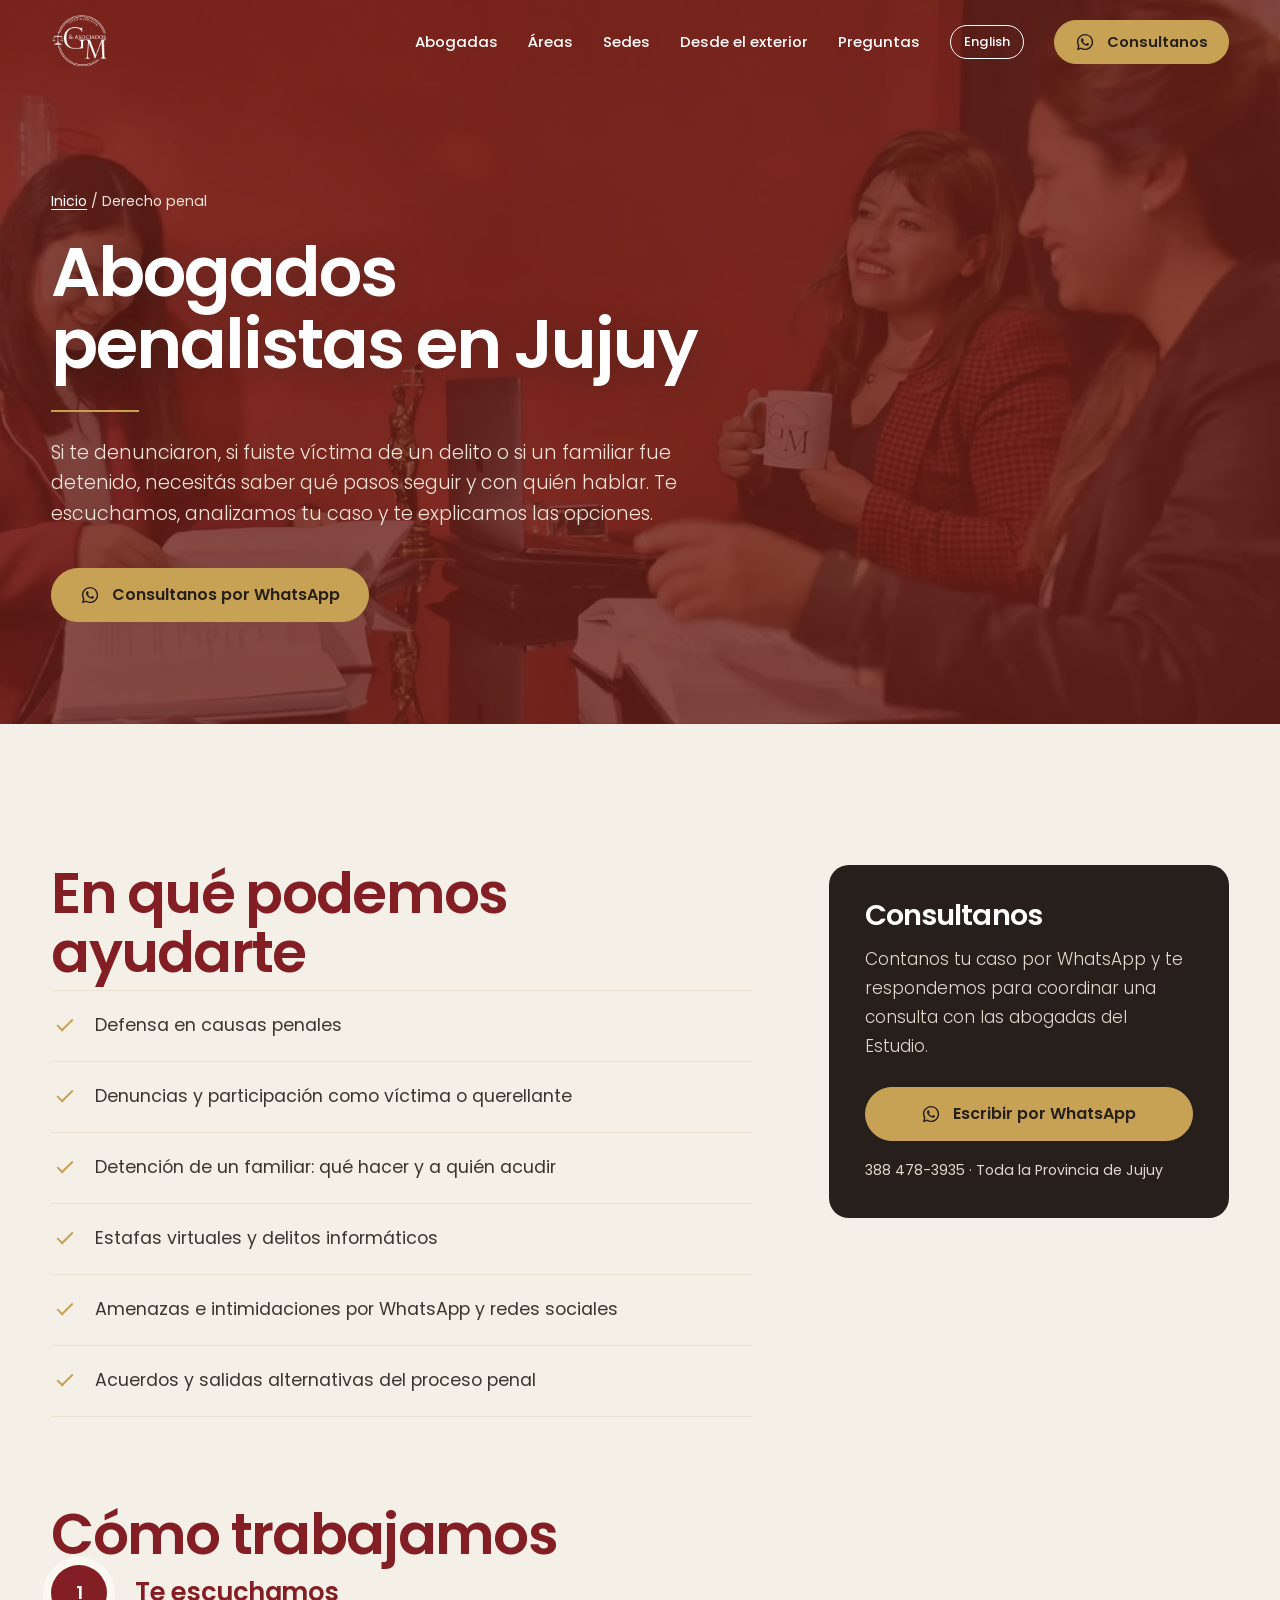
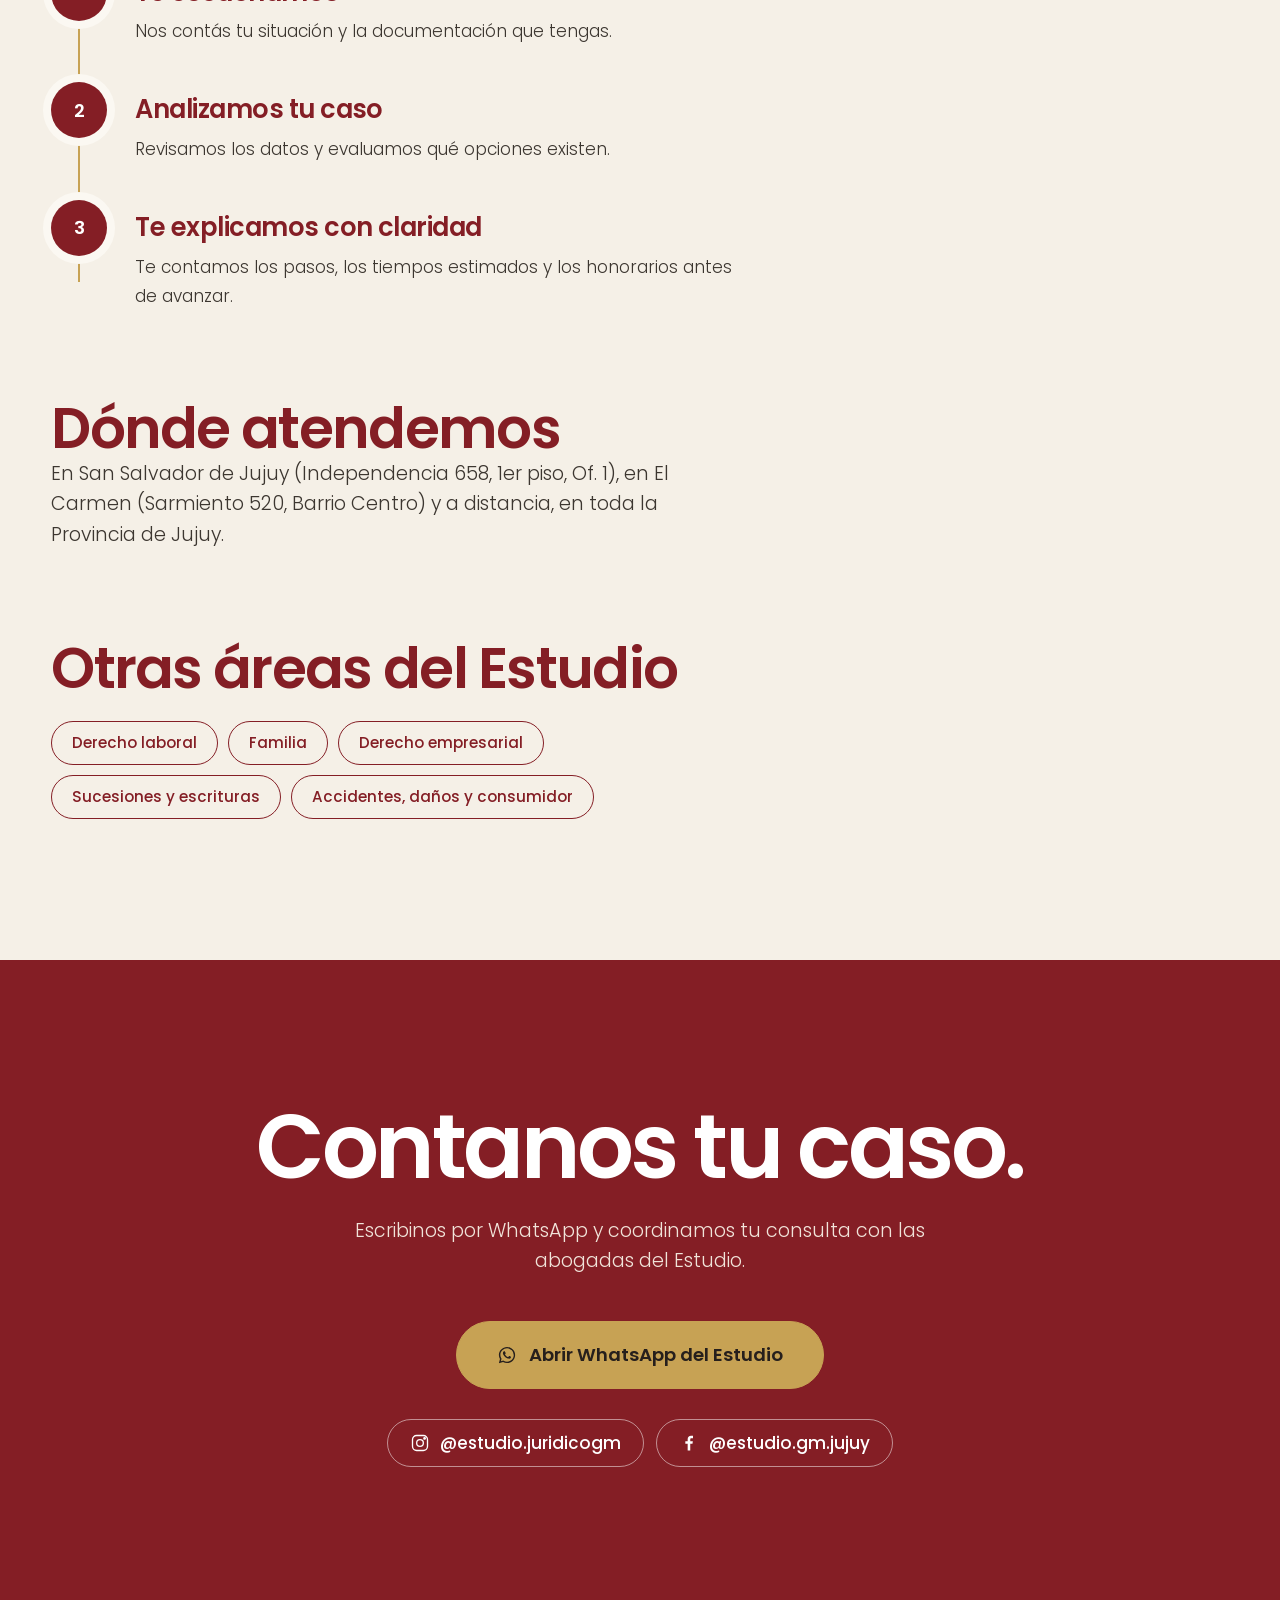
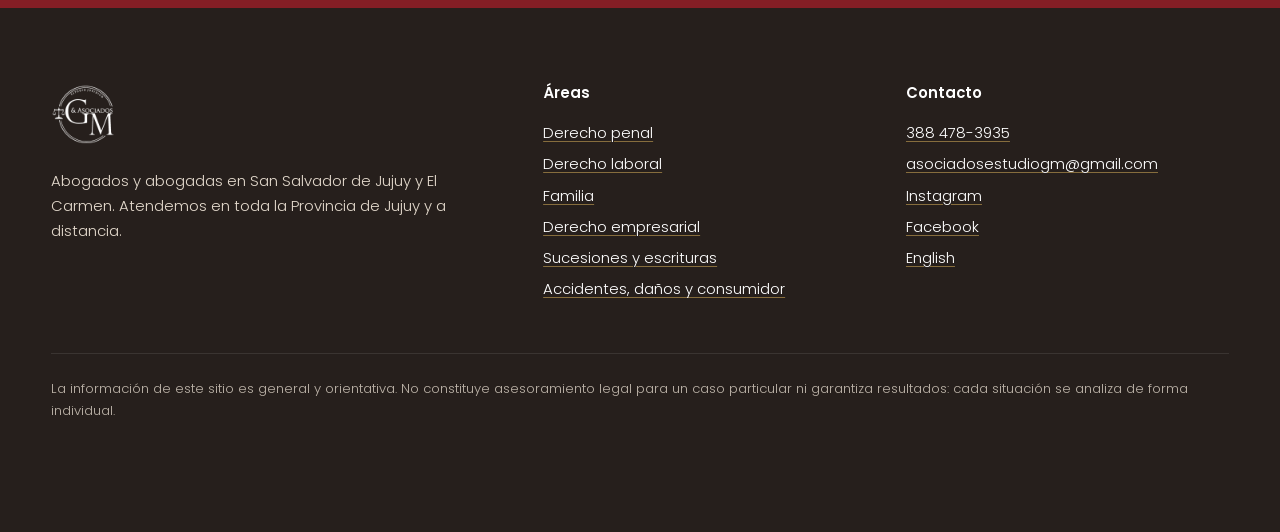
<file: abogados-penalistas-jujuy/index.html>
<!doctype html>
<html lang="es-AR">
<head>
<meta charset="utf-8">
<meta name="viewport" content="width=device-width,initial-scale=1">
<title>Abogados penalistas en Jujuy | Estudio GM &amp; Asociados</title>
<meta name="description" content="Defensa penal en San Salvador de Jujuy y El Carmen: denuncias, detención de un familiar, estafas virtuales y amenazas. Consultá por WhatsApp.">
<meta name="robots" content="index,follow,max-image-preview:large">
<link rel="canonical" href="https://consultorarzok.github.io/estudio-gm-asociados-web/abogados-penalistas-jujuy/">
<meta name="theme-color" content="#841E25">
<meta name="geo.region" content="AR-Y">
<meta name="geo.placename" content="San Salvador de Jujuy">
<meta property="og:type" content="website">
<meta property="og:site_name" content="Estudio Jurídico GM &amp; Asociados">
<meta property="og:title" content="Abogados penalistas en Jujuy | Estudio GM &amp; Asociados">
<meta property="og:description" content="Defensa penal en San Salvador de Jujuy y El Carmen: denuncias, detención de un familiar, estafas virtuales y amenazas. Consultá por WhatsApp.">
<meta property="og:url" content="https://consultorarzok.github.io/estudio-gm-asociados-web/abogados-penalistas-jujuy/">
<meta property="og:image" content="https://consultorarzok.github.io/estudio-gm-asociados-web/img/og.jpg">
<meta property="og:image:width" content="1200"><meta property="og:image:height" content="630">
<meta property="og:locale" content="es_AR">
<meta name="twitter:card" content="summary_large_image">
<link rel="icon" href="../favicon.png" type="image/png">
<link rel="apple-touch-icon" href="../apple-touch-icon.png">
<link rel="preload" href="../fonts/poppins-semibold.woff2" as="font" type="font/woff2" crossorigin>
<link rel="preload" href="../fonts/poppins-light.woff2" as="font" type="font/woff2" crossorigin>
<link rel="preload" as="image" type="image/webp" imagesrcset="../img/reunion-700.webp 700w, ../img/reunion-1200.webp 1200w" imagesizes="100vw" fetchpriority="high">
<link rel="stylesheet" href="../style.css?v=202611141429">
<script>(function(r){r.classList.add('js');try{if(!matchMedia('(prefers-reduced-motion: reduce)').matches&&sessionStorage.getItem('gm-intro')!=='1'){}}catch(e){}})(document.documentElement)</script>
<script src="../main.js?v=202611141429" defer></script>
<script src="../mundo.js?v=202611141429" defer></script>
<script type="application/ld+json">{"@context": "https://schema.org", "@graph": [{"@type": ["LegalService", "LocalBusiness"], "@id": "https://consultorarzok.github.io/estudio-gm-asociados-web/#estudio", "name": "Estudio Jurídico GM & Asociados", "alternateName": ["GM & Asociados", "Estudio GM Jujuy"], "description": "Estudio jurídico en San Salvador de Jujuy y El Carmen, Jujuy, Argentina. Abogadas en derecho empresarial, penal, laboral, familia, sucesiones, daños y consumidor.", "url": "https://consultorarzok.github.io/estudio-gm-asociados-web/", "logo": "https://consultorarzok.github.io/estudio-gm-asociados-web/img/logo-gm.png", "image": ["https://consultorarzok.github.io/estudio-gm-asociados-web/img/og.jpg", "https://consultorarzok.github.io/estudio-gm-asociados-web/img/portada-equipo-1600.webp"], "telephone": "+543884783935", "email": "asociadosestudiogm@gmail.com", "priceRange": "$$", "address": {"@type": "PostalAddress", "streetAddress": "Independencia 658, 1er Piso, Of. 1", "addressLocality": "San Salvador de Jujuy", "addressRegion": "Jujuy", "addressCountry": "AR"}, "areaServed": [{"@type": "AdministrativeArea", "name": "Provincia de Jujuy"}, {"@type": "City", "name": "San Salvador de Jujuy"}, {"@type": "City", "name": "El Carmen"}], "knowsAbout": ["Derecho empresarial", "Registro de marcas y patentes", "Sociedades comerciales", "Derecho penal", "Derecho laboral", "Derecho de familia", "Sucesiones", "Escrituras", "Daños y perjuicios", "Derecho del consumidor"], "sameAs": ["https://www.instagram.com/estudio.juridicogm/", "https://www.facebook.com/estudio.gm.jujuy"], "contactPoint": {"@type": "ContactPoint", "telephone": "+543884783935", "contactType": "customer service", "availableLanguage": ["es"], "areaServed": "AR"}, "department": [{"@type": "LegalService", "name": "Estudio Jurídico GM & Asociados — San Salvador de Jujuy", "address": {"@type": "PostalAddress", "streetAddress": "Independencia 658, 1er Piso, Of. 1", "addressLocality": "San Salvador de Jujuy", "addressRegion": "Jujuy", "addressCountry": "AR"}, "telephone": "+543884783935"}, {"@type": "LegalService", "name": "Estudio Jurídico GM & Asociados — El Carmen", "address": {"@type": "PostalAddress", "streetAddress": "Sarmiento 520, Barrio Centro", "addressLocality": "El Carmen", "addressRegion": "Jujuy", "addressCountry": "AR"}, "telephone": "+543884783935"}], "employee": [{"@type": "Person", "name": "Dra. Fernanda M. Tapia", "jobTitle": "Abogada", "image": "https://consultorarzok.github.io/estudio-gm-asociados-web/img/dra-tapia-900.webp", "worksFor": {"@id": "https://consultorarzok.github.io/estudio-gm-asociados-web/#estudio"}}, {"@type": "Person", "name": "Dra. M. Luz Gutiérrez", "jobTitle": "Abogada", "image": "https://consultorarzok.github.io/estudio-gm-asociados-web/img/dra-gutierrez-900.webp", "worksFor": {"@id": "https://consultorarzok.github.io/estudio-gm-asociados-web/#estudio"}}, {"@type": "Person", "name": "Dra. Carla Morales", "jobTitle": "Abogada", "image": "https://consultorarzok.github.io/estudio-gm-asociados-web/img/dra-morales-900.webp", "worksFor": {"@id": "https://consultorarzok.github.io/estudio-gm-asociados-web/#estudio"}}]}, {"@type": "WebSite", "@id": "https://consultorarzok.github.io/estudio-gm-asociados-web/#web", "url": "https://consultorarzok.github.io/estudio-gm-asociados-web/", "name": "Estudio Jurídico GM & Asociados", "inLanguage": "es-AR", "publisher": {"@id": "https://consultorarzok.github.io/estudio-gm-asociados-web/#estudio"}}, {"@type": "BreadcrumbList", "itemListElement": [{"@type": "ListItem", "position": 1, "name": "Inicio", "item": "https://consultorarzok.github.io/estudio-gm-asociados-web/"}, {"@type": "ListItem", "position": 2, "name": "Derecho penal", "item": "https://consultorarzok.github.io/estudio-gm-asociados-web/abogados-penalistas-jujuy/"}]}, {"@type": "WebPage", "@id": "https://consultorarzok.github.io/estudio-gm-asociados-web/abogados-penalistas-jujuy/#page", "url": "https://consultorarzok.github.io/estudio-gm-asociados-web/abogados-penalistas-jujuy/", "name": "Abogados penalistas en Jujuy | Estudio GM & Asociados", "description": "Defensa penal en San Salvador de Jujuy y El Carmen: denuncias, detención de un familiar, estafas virtuales y amenazas. Consultá por WhatsApp.", "inLanguage": "es-AR", "isPartOf": {"@id": "https://consultorarzok.github.io/estudio-gm-asociados-web/#web"}, "about": {"@id": "https://consultorarzok.github.io/estudio-gm-asociados-web/#estudio"}}]}</script>
</head>
<body>
<a class="skip" href="#main">Ir al contenido</a>
<header class="top"><div class="wrap bar">
<a class="marca" href="../" aria-label="Estudio Jurídico GM &amp; Asociados"><span class="logos"><img class="l-blanco" src="../img/logo-gm-blanco.png" alt="" width="50" height="50"><img class="l-color" src="../img/logo-gm.png" alt="" width="50" height="47"></span></a>
<button class="abrir" type="button" aria-expanded="false" aria-controls="menu"><span></span><b class="sr">Abrir menú</b></button>
<nav class="menu" id="menu" aria-label="Principal"><a href="../#abogadas">Abogadas</a><a href="../#areas">Áreas</a><a href="../#sedes">Sedes</a><a href="../#exterior">Desde el exterior</a><a href="../#preguntas">Preguntas</a><a class="idioma" href="../en/" hreflang="en" lang="en">English</a><a class="btn sm" href="https://wa.me/5493884783935?text=Hola%2C%20quisiera%20hacer%20una%20consulta%20con%20el%20Estudio%20GM%20%26%20Asociados." target="_blank" rel="noopener"><svg viewBox="0 0 32 32" fill="currentColor" aria-hidden="true"><path d="M16.04 3C8.84 3 3 8.83 3 16.02c0 2.3.6 4.54 1.74 6.51L3 29l6.64-1.7a13 13 0 0 0 6.4 1.64h.01C23.23 28.94 29 23.1 29 15.92 29 8.83 23.2 3 16.04 3Zm0 23.7h-.01a10.7 10.7 0 0 1-5.46-1.5l-.39-.23-3.94 1.01 1.05-3.84-.25-.4a10.67 10.67 0 0 1-1.64-5.72c0-5.9 4.8-10.7 10.7-10.7 2.86 0 5.54 1.1 7.56 3.14a10.6 10.6 0 0 1 3.13 7.57c0 5.9-4.8 10.67-10.75 10.67Zm5.87-8c-.32-.16-1.9-.94-2.2-1.05-.3-.1-.5-.16-.73.16-.21.32-.84 1.05-1.03 1.27-.19.21-.38.24-.7.08-.32-.16-1.36-.5-2.59-1.6a9.7 9.7 0 0 1-1.8-2.24c-.19-.32 0-.5.14-.66.14-.14.32-.38.48-.57.16-.19.21-.32.32-.54.1-.21.05-.4-.03-.56-.08-.16-.73-1.76-1-2.4-.26-.63-.53-.54-.73-.55h-.62c-.21 0-.56.08-.85.4-.29.32-1.11 1.08-1.11 2.64 0 1.55 1.14 3.06 1.3 3.27.16.21 2.23 3.4 5.4 4.77.75.33 1.34.52 1.8.67.76.24 1.45.2 2 .12.6-.09 1.9-.78 2.16-1.53.27-.75.27-1.39.19-1.53-.08-.13-.3-.21-.62-.37Z"/></svg>Consultanos</a></nav>
</div></header>
<main id="main">
<section class="hero interna">
<div class="fondo" style="--pos:50% 40%"><img src="../img/reunion-1200.webp" srcset="../img/reunion-700.webp 700w, ../img/reunion-1200.webp 1200w" sizes="100vw" alt="" fetchpriority="high" decoding="async"></div><div class="velo"></div>
<div class="wrap"><div class="texto">
<p class="migas"><a href="../">Inicio</a> / Derecho penal</p>
<h1 class="display">Abogados penalistas en Jujuy</h1>
<span class="filete"></span>
<p class="bajada">Si te denunciaron, si fuiste víctima de un delito o si un familiar fue detenido, necesitás saber qué pasos seguir y con quién hablar. Te escuchamos, analizamos tu caso y te explicamos las opciones.</p>
<div class="acciones"><a class="btn" href="https://wa.me/5493884783935?text=Hola%2C%20quisiera%20consultar%20por%20un%20tema%20de%20derecho%20penal." target="_blank" rel="noopener"><svg viewBox="0 0 32 32" fill="currentColor" aria-hidden="true"><path d="M16.04 3C8.84 3 3 8.83 3 16.02c0 2.3.6 4.54 1.74 6.51L3 29l6.64-1.7a13 13 0 0 0 6.4 1.64h.01C23.23 28.94 29 23.1 29 15.92 29 8.83 23.2 3 16.04 3Zm0 23.7h-.01a10.7 10.7 0 0 1-5.46-1.5l-.39-.23-3.94 1.01 1.05-3.84-.25-.4a10.67 10.67 0 0 1-1.64-5.72c0-5.9 4.8-10.7 10.7-10.7 2.86 0 5.54 1.1 7.56 3.14a10.6 10.6 0 0 1 3.13 7.57c0 5.9-4.8 10.67-10.75 10.67Zm5.87-8c-.32-.16-1.9-.94-2.2-1.05-.3-.1-.5-.16-.73.16-.21.32-.84 1.05-1.03 1.27-.19.21-.38.24-.7.08-.32-.16-1.36-.5-2.59-1.6a9.7 9.7 0 0 1-1.8-2.24c-.19-.32 0-.5.14-.66.14-.14.32-.38.48-.57.16-.19.21-.32.32-.54.1-.21.05-.4-.03-.56-.08-.16-.73-1.76-1-2.4-.26-.63-.53-.54-.73-.55h-.62c-.21 0-.56.08-.85.4-.29.32-1.11 1.08-1.11 2.64 0 1.55 1.14 3.06 1.3 3.27.16.21 2.23 3.4 5.4 4.77.75.33 1.34.52 1.8.67.76.24 1.45.2 2 .12.6-.09 1.9-.78 2.16-1.53.27-.75.27-1.39.19-1.53-.08-.13-.3-.21-.62-.37Z"/></svg>Consultanos por WhatsApp</a></div>
</div></div>
</section>
<section><div class="wrap cuerpo">
<div>
<div class="bloque"><h2>En qué podemos ayudarte</h2><ul class="tilde"><li>Defensa en causas penales</li><li>Denuncias y participación como víctima o querellante</li><li>Detención de un familiar: qué hacer y a quién acudir</li><li>Estafas virtuales y delitos informáticos</li><li>Amenazas e intimidaciones por WhatsApp y redes sociales</li><li>Acuerdos y salidas alternativas del proceso penal</li></ul></div>
<div class="bloque"><h2>Cómo trabajamos</h2>
<ol class="pasos vertical">
<li><h3>Te escuchamos</h3><p>Nos contás tu situación y la documentación que tengas.</p></li>
<li><h3>Analizamos tu caso</h3><p>Revisamos los datos y evaluamos qué opciones existen.</p></li>
<li><h3>Te explicamos con claridad</h3><p>Te contamos los pasos, los tiempos estimados y los honorarios antes de avanzar.</p></li>
</ol></div>
<div class="bloque"><h2>Dónde atendemos</h2><p class="bajada">En San Salvador de Jujuy (Independencia 658, 1er piso, Of. 1), en El Carmen (Sarmiento 520, Barrio Centro) y a distancia, en toda la Provincia de Jujuy.</p></div>
<div class="bloque"><h2>Otras áreas del Estudio</h2><div class="otras"><a href="../abogados-laboralistas-jujuy/">Derecho laboral</a><a href="../abogados-de-familia-jujuy/">Familia</a><a href="../abogados-derecho-empresarial-jujuy/">Derecho empresarial</a><a href="../abogados-sucesiones-escrituras-jujuy/">Sucesiones y escrituras</a><a href="../abogados-accidentes-danos-consumidor-jujuy/">Accidentes, daños y consumidor</a></div></div>
</div>
<aside class="caja"><h2>Consultanos</h2><p>Contanos tu caso por WhatsApp y te respondemos para coordinar una consulta con las abogadas del Estudio.</p>
<a class="btn" href="https://wa.me/5493884783935?text=Hola%2C%20quisiera%20consultar%20por%20un%20tema%20de%20derecho%20penal." target="_blank" rel="noopener"><svg viewBox="0 0 32 32" fill="currentColor" aria-hidden="true"><path d="M16.04 3C8.84 3 3 8.83 3 16.02c0 2.3.6 4.54 1.74 6.51L3 29l6.64-1.7a13 13 0 0 0 6.4 1.64h.01C23.23 28.94 29 23.1 29 15.92 29 8.83 23.2 3 16.04 3Zm0 23.7h-.01a10.7 10.7 0 0 1-5.46-1.5l-.39-.23-3.94 1.01 1.05-3.84-.25-.4a10.67 10.67 0 0 1-1.64-5.72c0-5.9 4.8-10.7 10.7-10.7 2.86 0 5.54 1.1 7.56 3.14a10.6 10.6 0 0 1 3.13 7.57c0 5.9-4.8 10.67-10.75 10.67Zm5.87-8c-.32-.16-1.9-.94-2.2-1.05-.3-.1-.5-.16-.73.16-.21.32-.84 1.05-1.03 1.27-.19.21-.38.24-.7.08-.32-.16-1.36-.5-2.59-1.6a9.7 9.7 0 0 1-1.8-2.24c-.19-.32 0-.5.14-.66.14-.14.32-.38.48-.57.16-.19.21-.32.32-.54.1-.21.05-.4-.03-.56-.08-.16-.73-1.76-1-2.4-.26-.63-.53-.54-.73-.55h-.62c-.21 0-.56.08-.85.4-.29.32-1.11 1.08-1.11 2.64 0 1.55 1.14 3.06 1.3 3.27.16.21 2.23 3.4 5.4 4.77.75.33 1.34.52 1.8.67.76.24 1.45.2 2 .12.6-.09 1.9-.78 2.16-1.53.27-.75.27-1.39.19-1.53-.08-.13-.3-.21-.62-.37Z"/></svg>Escribir por WhatsApp</a>
<small>388 478-3935 · Toda la Provincia de Jujuy</small></aside>
</div></section>
<section class="cierre"><div class="wrap sube">
<h2>Contanos tu caso.</h2>
<p class="bajada">Escribinos por WhatsApp y coordinamos tu consulta con las abogadas del Estudio.</p>
<div class="acciones"><a class="btn xl" href="https://wa.me/5493884783935?text=Hola%2C%20quisiera%20consultar%20por%20un%20tema%20de%20derecho%20penal." target="_blank" rel="noopener"><svg viewBox="0 0 32 32" fill="currentColor" aria-hidden="true"><path d="M16.04 3C8.84 3 3 8.83 3 16.02c0 2.3.6 4.54 1.74 6.51L3 29l6.64-1.7a13 13 0 0 0 6.4 1.64h.01C23.23 28.94 29 23.1 29 15.92 29 8.83 23.2 3 16.04 3Zm0 23.7h-.01a10.7 10.7 0 0 1-5.46-1.5l-.39-.23-3.94 1.01 1.05-3.84-.25-.4a10.67 10.67 0 0 1-1.64-5.72c0-5.9 4.8-10.7 10.7-10.7 2.86 0 5.54 1.1 7.56 3.14a10.6 10.6 0 0 1 3.13 7.57c0 5.9-4.8 10.67-10.75 10.67Zm5.87-8c-.32-.16-1.9-.94-2.2-1.05-.3-.1-.5-.16-.73.16-.21.32-.84 1.05-1.03 1.27-.19.21-.38.24-.7.08-.32-.16-1.36-.5-2.59-1.6a9.7 9.7 0 0 1-1.8-2.24c-.19-.32 0-.5.14-.66.14-.14.32-.38.48-.57.16-.19.21-.32.32-.54.1-.21.05-.4-.03-.56-.08-.16-.73-1.76-1-2.4-.26-.63-.53-.54-.73-.55h-.62c-.21 0-.56.08-.85.4-.29.32-1.11 1.08-1.11 2.64 0 1.55 1.14 3.06 1.3 3.27.16.21 2.23 3.4 5.4 4.77.75.33 1.34.52 1.8.67.76.24 1.45.2 2 .12.6-.09 1.9-.78 2.16-1.53.27-.75.27-1.39.19-1.53-.08-.13-.3-.21-.62-.37Z"/></svg>Abrir WhatsApp del Estudio</a></div>
<div class="redes"><a href="https://www.instagram.com/estudio.juridicogm/" target="_blank" rel="noopener"><svg viewBox="0 0 24 24" fill="none" stroke="currentColor" stroke-width="1.6" aria-hidden="true"><rect x="3" y="3" width="18" height="18" rx="5"/><circle cx="12" cy="12" r="4"/><circle cx="17.5" cy="6.5" r=".9" fill="currentColor"/></svg>@estudio.juridicogm</a><a href="https://www.facebook.com/estudio.gm.jujuy" target="_blank" rel="noopener"><svg viewBox="0 0 24 24" fill="currentColor" aria-hidden="true"><path d="M13.5 21v-8h2.7l.4-3.2h-3.1V7.8c0-.9.3-1.5 1.6-1.5h1.7V3.4c-.3 0-1.3-.1-2.4-.1-2.4 0-4 1.5-4 4.1v2.4H7.6V13h2.8v8h3.1Z"/></svg>@estudio.gm.jujuy</a></div>
</div></section>
</main>
<footer class="pie"><div class="wrap">
<div class="cols">
<div><img src="../img/logo-gm-blanco.png" alt="Estudio Jurídico GM &amp; Asociados" width="72" height="72"><p>Abogados y abogadas en San Salvador de Jujuy y El Carmen. Atendemos en toda la Provincia de Jujuy y a distancia.</p></div>
<div><strong>Áreas</strong><ul><li><a href="../abogados-penalistas-jujuy/">Derecho penal</a></li><li><a href="../abogados-laboralistas-jujuy/">Derecho laboral</a></li><li><a href="../abogados-de-familia-jujuy/">Familia</a></li><li><a href="../abogados-derecho-empresarial-jujuy/">Derecho empresarial</a></li><li><a href="../abogados-sucesiones-escrituras-jujuy/">Sucesiones y escrituras</a></li><li><a href="../abogados-accidentes-danos-consumidor-jujuy/">Accidentes, daños y consumidor</a></li></ul></div>
<div><strong>Contacto</strong><ul><li><a href="tel:+543884783935">388 478-3935</a></li><li><a href="mailto:asociadosestudiogm@gmail.com">asociadosestudiogm@gmail.com</a></li><li><a href="https://www.instagram.com/estudio.juridicogm/" target="_blank" rel="noopener">Instagram</a></li><li><a href="https://www.facebook.com/estudio.gm.jujuy" target="_blank" rel="noopener">Facebook</a></li><li><a href="../en/" hreflang="en" lang="en">English</a></li></ul></div>
</div>
<p class="legal">La información de este sitio es general y orientativa. No constituye asesoramiento legal para un caso particular ni garantiza resultados: cada situación se analiza de forma individual.</p>
</div></footer>
<a class="wa" href="https://wa.me/5493884783935?text=Hola%2C%20quisiera%20hacer%20una%20consulta%20con%20el%20Estudio%20GM%20%26%20Asociados." target="_blank" rel="noopener" aria-label="Escribinos por WhatsApp"><svg viewBox="0 0 32 32" fill="currentColor" aria-hidden="true"><path d="M16.04 3C8.84 3 3 8.83 3 16.02c0 2.3.6 4.54 1.74 6.51L3 29l6.64-1.7a13 13 0 0 0 6.4 1.64h.01C23.23 28.94 29 23.1 29 15.92 29 8.83 23.2 3 16.04 3Zm0 23.7h-.01a10.7 10.7 0 0 1-5.46-1.5l-.39-.23-3.94 1.01 1.05-3.84-.25-.4a10.67 10.67 0 0 1-1.64-5.72c0-5.9 4.8-10.7 10.7-10.7 2.86 0 5.54 1.1 7.56 3.14a10.6 10.6 0 0 1 3.13 7.57c0 5.9-4.8 10.67-10.75 10.67Zm5.87-8c-.32-.16-1.9-.94-2.2-1.05-.3-.1-.5-.16-.73.16-.21.32-.84 1.05-1.03 1.27-.19.21-.38.24-.7.08-.32-.16-1.36-.5-2.59-1.6a9.7 9.7 0 0 1-1.8-2.24c-.19-.32 0-.5.14-.66.14-.14.32-.38.48-.57.16-.19.21-.32.32-.54.1-.21.05-.4-.03-.56-.08-.16-.73-1.76-1-2.4-.26-.63-.53-.54-.73-.55h-.62c-.21 0-.56.08-.85.4-.29.32-1.11 1.08-1.11 2.64 0 1.55 1.14 3.06 1.3 3.27.16.21 2.23 3.4 5.4 4.77.75.33 1.34.52 1.8.67.76.24 1.45.2 2 .12.6-.09 1.9-.78 2.16-1.53.27-.75.27-1.39.19-1.53-.08-.13-.3-.21-.62-.37Z"/></svg><span>Escribinos</span></a>
</body></html>
</file>
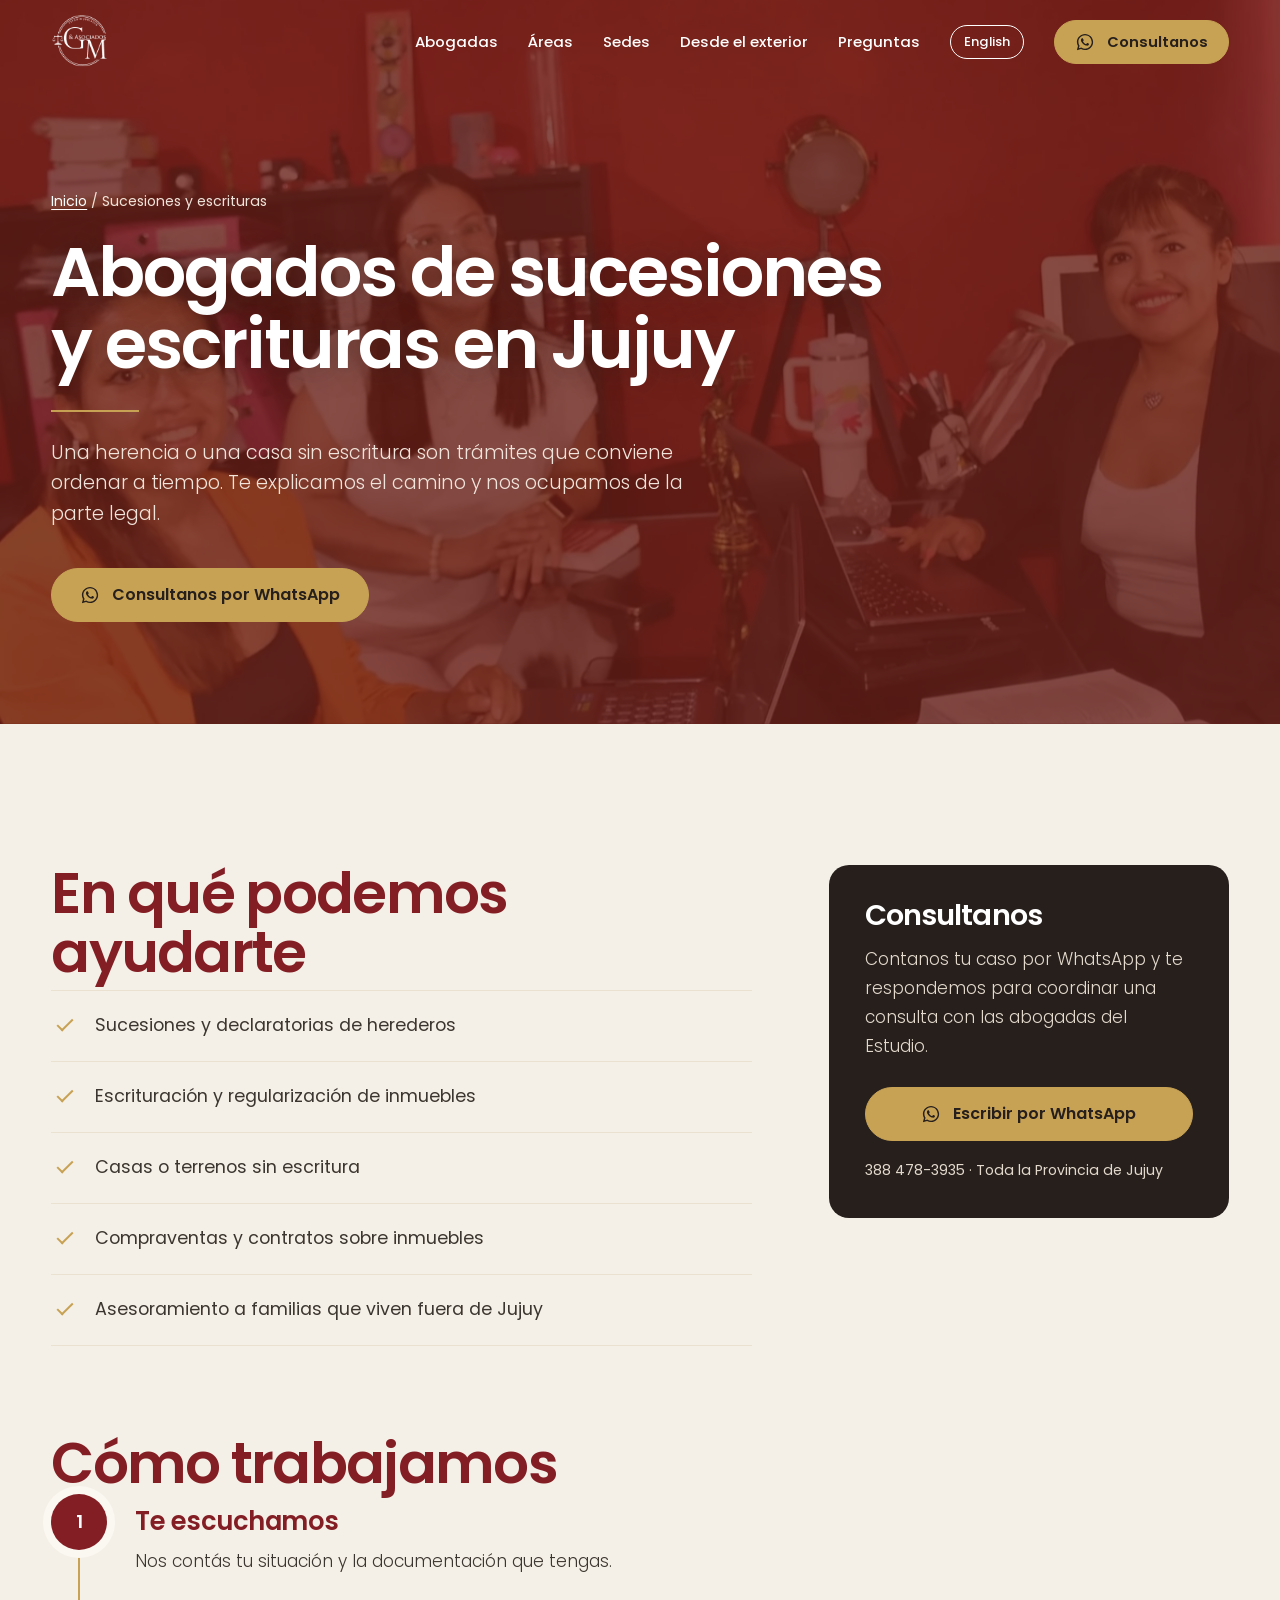
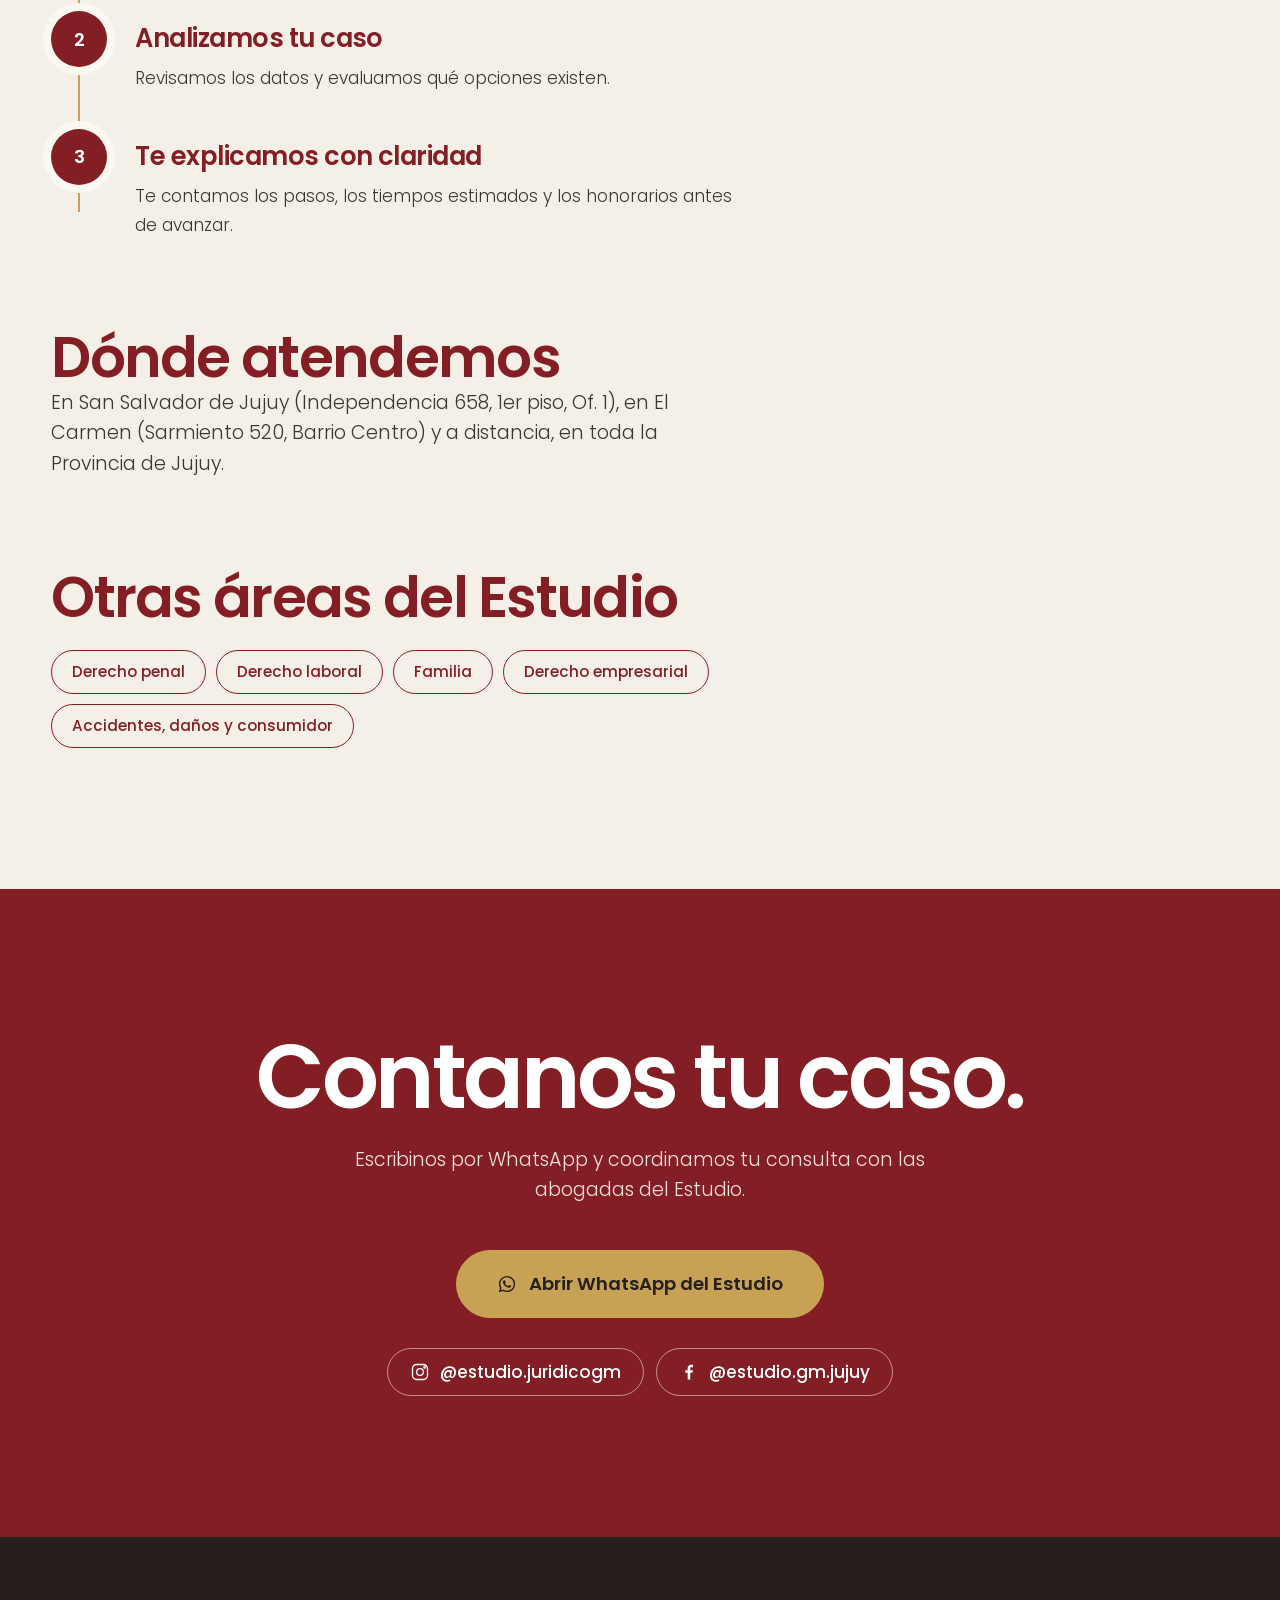
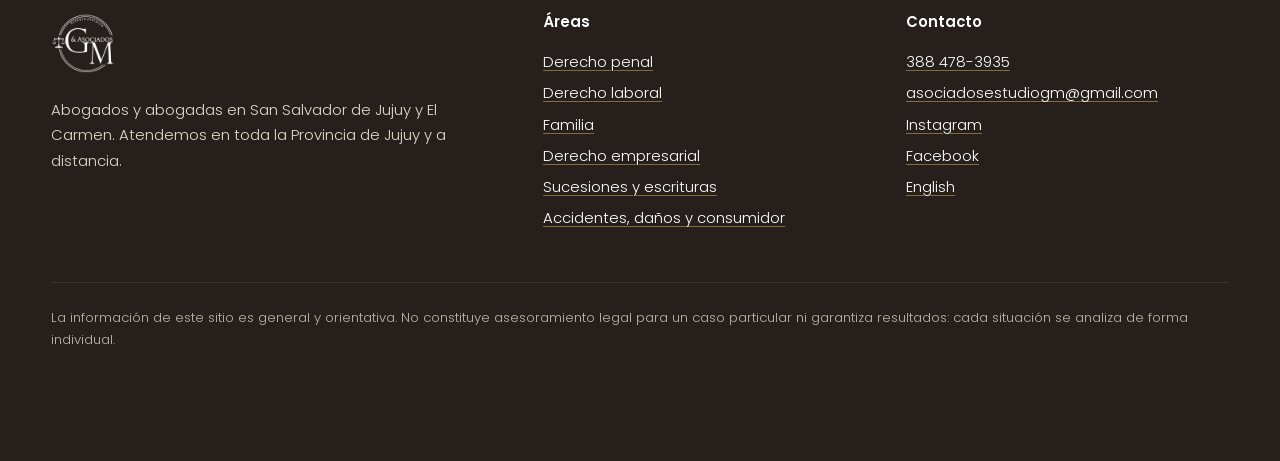
<file: abogados-sucesiones-escrituras-jujuy/index.html>
<!doctype html>
<html lang="es-AR">
<head>
<meta charset="utf-8">
<meta name="viewport" content="width=device-width,initial-scale=1">
<title>Sucesiones y escrituras en Jujuy | Estudio GM &amp; Asociados</title>
<meta name="description" content="Sucesiones, herencias, escrituras y regularización de inmuebles en San Salvador de Jujuy y El Carmen. Consultá con las abogadas del Estudio GM.">
<meta name="robots" content="index,follow,max-image-preview:large">
<link rel="canonical" href="https://consultorarzok.github.io/estudio-gm-asociados-web/abogados-sucesiones-escrituras-jujuy/">
<meta name="theme-color" content="#841E25">
<meta name="geo.region" content="AR-Y">
<meta name="geo.placename" content="San Salvador de Jujuy">
<meta property="og:type" content="website">
<meta property="og:site_name" content="Estudio Jurídico GM &amp; Asociados">
<meta property="og:title" content="Sucesiones y escrituras en Jujuy | Estudio GM &amp; Asociados">
<meta property="og:description" content="Sucesiones, herencias, escrituras y regularización de inmuebles en San Salvador de Jujuy y El Carmen. Consultá con las abogadas del Estudio GM.">
<meta property="og:url" content="https://consultorarzok.github.io/estudio-gm-asociados-web/abogados-sucesiones-escrituras-jujuy/">
<meta property="og:image" content="https://consultorarzok.github.io/estudio-gm-asociados-web/img/og.jpg">
<meta property="og:image:width" content="1200"><meta property="og:image:height" content="630">
<meta property="og:locale" content="es_AR">
<meta name="twitter:card" content="summary_large_image">
<link rel="icon" href="../favicon.png" type="image/png">
<link rel="apple-touch-icon" href="../apple-touch-icon.png">
<link rel="preload" href="../fonts/poppins-semibold.woff2" as="font" type="font/woff2" crossorigin>
<link rel="preload" href="../fonts/poppins-light.woff2" as="font" type="font/woff2" crossorigin>
<link rel="preload" as="image" type="image/webp" imagesrcset="../img/oficina-roja-700.webp 700w, ../img/oficina-roja-1200.webp 1200w" imagesizes="100vw" fetchpriority="high">
<link rel="stylesheet" href="../style.css?v=202611141429">
<script>(function(r){r.classList.add('js');try{if(!matchMedia('(prefers-reduced-motion: reduce)').matches&&sessionStorage.getItem('gm-intro')!=='1'){}}catch(e){}})(document.documentElement)</script>
<script src="../main.js?v=202611141429" defer></script>
<script src="../mundo.js?v=202611141429" defer></script>
<script type="application/ld+json">{"@context": "https://schema.org", "@graph": [{"@type": ["LegalService", "LocalBusiness"], "@id": "https://consultorarzok.github.io/estudio-gm-asociados-web/#estudio", "name": "Estudio Jurídico GM & Asociados", "alternateName": ["GM & Asociados", "Estudio GM Jujuy"], "description": "Estudio jurídico en San Salvador de Jujuy y El Carmen, Jujuy, Argentina. Abogadas en derecho empresarial, penal, laboral, familia, sucesiones, daños y consumidor.", "url": "https://consultorarzok.github.io/estudio-gm-asociados-web/", "logo": "https://consultorarzok.github.io/estudio-gm-asociados-web/img/logo-gm.png", "image": ["https://consultorarzok.github.io/estudio-gm-asociados-web/img/og.jpg", "https://consultorarzok.github.io/estudio-gm-asociados-web/img/portada-equipo-1600.webp"], "telephone": "+543884783935", "email": "asociadosestudiogm@gmail.com", "priceRange": "$$", "address": {"@type": "PostalAddress", "streetAddress": "Independencia 658, 1er Piso, Of. 1", "addressLocality": "San Salvador de Jujuy", "addressRegion": "Jujuy", "addressCountry": "AR"}, "areaServed": [{"@type": "AdministrativeArea", "name": "Provincia de Jujuy"}, {"@type": "City", "name": "San Salvador de Jujuy"}, {"@type": "City", "name": "El Carmen"}], "knowsAbout": ["Derecho empresarial", "Registro de marcas y patentes", "Sociedades comerciales", "Derecho penal", "Derecho laboral", "Derecho de familia", "Sucesiones", "Escrituras", "Daños y perjuicios", "Derecho del consumidor"], "sameAs": ["https://www.instagram.com/estudio.juridicogm/", "https://www.facebook.com/estudio.gm.jujuy"], "contactPoint": {"@type": "ContactPoint", "telephone": "+543884783935", "contactType": "customer service", "availableLanguage": ["es"], "areaServed": "AR"}, "department": [{"@type": "LegalService", "name": "Estudio Jurídico GM & Asociados — San Salvador de Jujuy", "address": {"@type": "PostalAddress", "streetAddress": "Independencia 658, 1er Piso, Of. 1", "addressLocality": "San Salvador de Jujuy", "addressRegion": "Jujuy", "addressCountry": "AR"}, "telephone": "+543884783935"}, {"@type": "LegalService", "name": "Estudio Jurídico GM & Asociados — El Carmen", "address": {"@type": "PostalAddress", "streetAddress": "Sarmiento 520, Barrio Centro", "addressLocality": "El Carmen", "addressRegion": "Jujuy", "addressCountry": "AR"}, "telephone": "+543884783935"}], "employee": [{"@type": "Person", "name": "Dra. Fernanda M. Tapia", "jobTitle": "Abogada", "image": "https://consultorarzok.github.io/estudio-gm-asociados-web/img/dra-tapia-900.webp", "worksFor": {"@id": "https://consultorarzok.github.io/estudio-gm-asociados-web/#estudio"}}, {"@type": "Person", "name": "Dra. M. Luz Gutiérrez", "jobTitle": "Abogada", "image": "https://consultorarzok.github.io/estudio-gm-asociados-web/img/dra-gutierrez-900.webp", "worksFor": {"@id": "https://consultorarzok.github.io/estudio-gm-asociados-web/#estudio"}}, {"@type": "Person", "name": "Dra. Carla Morales", "jobTitle": "Abogada", "image": "https://consultorarzok.github.io/estudio-gm-asociados-web/img/dra-morales-900.webp", "worksFor": {"@id": "https://consultorarzok.github.io/estudio-gm-asociados-web/#estudio"}}]}, {"@type": "WebSite", "@id": "https://consultorarzok.github.io/estudio-gm-asociados-web/#web", "url": "https://consultorarzok.github.io/estudio-gm-asociados-web/", "name": "Estudio Jurídico GM & Asociados", "inLanguage": "es-AR", "publisher": {"@id": "https://consultorarzok.github.io/estudio-gm-asociados-web/#estudio"}}, {"@type": "BreadcrumbList", "itemListElement": [{"@type": "ListItem", "position": 1, "name": "Inicio", "item": "https://consultorarzok.github.io/estudio-gm-asociados-web/"}, {"@type": "ListItem", "position": 2, "name": "Sucesiones y escrituras", "item": "https://consultorarzok.github.io/estudio-gm-asociados-web/abogados-sucesiones-escrituras-jujuy/"}]}, {"@type": "WebPage", "@id": "https://consultorarzok.github.io/estudio-gm-asociados-web/abogados-sucesiones-escrituras-jujuy/#page", "url": "https://consultorarzok.github.io/estudio-gm-asociados-web/abogados-sucesiones-escrituras-jujuy/", "name": "Sucesiones y escrituras en Jujuy | Estudio GM & Asociados", "description": "Sucesiones, herencias, escrituras y regularización de inmuebles en San Salvador de Jujuy y El Carmen. Consultá con las abogadas del Estudio GM.", "inLanguage": "es-AR", "isPartOf": {"@id": "https://consultorarzok.github.io/estudio-gm-asociados-web/#web"}, "about": {"@id": "https://consultorarzok.github.io/estudio-gm-asociados-web/#estudio"}}]}</script>
</head>
<body>
<a class="skip" href="#main">Ir al contenido</a>
<header class="top"><div class="wrap bar">
<a class="marca" href="../" aria-label="Estudio Jurídico GM &amp; Asociados"><span class="logos"><img class="l-blanco" src="../img/logo-gm-blanco.png" alt="" width="50" height="50"><img class="l-color" src="../img/logo-gm.png" alt="" width="50" height="47"></span></a>
<button class="abrir" type="button" aria-expanded="false" aria-controls="menu"><span></span><b class="sr">Abrir menú</b></button>
<nav class="menu" id="menu" aria-label="Principal"><a href="../#abogadas">Abogadas</a><a href="../#areas">Áreas</a><a href="../#sedes">Sedes</a><a href="../#exterior">Desde el exterior</a><a href="../#preguntas">Preguntas</a><a class="idioma" href="../en/" hreflang="en" lang="en">English</a><a class="btn sm" href="https://wa.me/5493884783935?text=Hola%2C%20quisiera%20hacer%20una%20consulta%20con%20el%20Estudio%20GM%20%26%20Asociados." target="_blank" rel="noopener"><svg viewBox="0 0 32 32" fill="currentColor" aria-hidden="true"><path d="M16.04 3C8.84 3 3 8.83 3 16.02c0 2.3.6 4.54 1.74 6.51L3 29l6.64-1.7a13 13 0 0 0 6.4 1.64h.01C23.23 28.94 29 23.1 29 15.92 29 8.83 23.2 3 16.04 3Zm0 23.7h-.01a10.7 10.7 0 0 1-5.46-1.5l-.39-.23-3.94 1.01 1.05-3.84-.25-.4a10.67 10.67 0 0 1-1.64-5.72c0-5.9 4.8-10.7 10.7-10.7 2.86 0 5.54 1.1 7.56 3.14a10.6 10.6 0 0 1 3.13 7.57c0 5.9-4.8 10.67-10.75 10.67Zm5.87-8c-.32-.16-1.9-.94-2.2-1.05-.3-.1-.5-.16-.73.16-.21.32-.84 1.05-1.03 1.27-.19.21-.38.24-.7.08-.32-.16-1.36-.5-2.59-1.6a9.7 9.7 0 0 1-1.8-2.24c-.19-.32 0-.5.14-.66.14-.14.32-.38.48-.57.16-.19.21-.32.32-.54.1-.21.05-.4-.03-.56-.08-.16-.73-1.76-1-2.4-.26-.63-.53-.54-.73-.55h-.62c-.21 0-.56.08-.85.4-.29.32-1.11 1.08-1.11 2.64 0 1.55 1.14 3.06 1.3 3.27.16.21 2.23 3.4 5.4 4.77.75.33 1.34.52 1.8.67.76.24 1.45.2 2 .12.6-.09 1.9-.78 2.16-1.53.27-.75.27-1.39.19-1.53-.08-.13-.3-.21-.62-.37Z"/></svg>Consultanos</a></nav>
</div></header>
<main id="main">
<section class="hero interna">
<div class="fondo" style="--pos:50% 40%"><img src="../img/oficina-roja-1200.webp" srcset="../img/oficina-roja-700.webp 700w, ../img/oficina-roja-1200.webp 1200w" sizes="100vw" alt="" fetchpriority="high" decoding="async"></div><div class="velo"></div>
<div class="wrap"><div class="texto">
<p class="migas"><a href="../">Inicio</a> / Sucesiones y escrituras</p>
<h1 class="display">Abogados de sucesiones y escrituras en Jujuy</h1>
<span class="filete"></span>
<p class="bajada">Una herencia o una casa sin escritura son trámites que conviene ordenar a tiempo. Te explicamos el camino y nos ocupamos de la parte legal.</p>
<div class="acciones"><a class="btn" href="https://wa.me/5493884783935?text=Hola%2C%20quisiera%20consultar%20por%20una%20sucesi%C3%B3n%20o%20escritura." target="_blank" rel="noopener"><svg viewBox="0 0 32 32" fill="currentColor" aria-hidden="true"><path d="M16.04 3C8.84 3 3 8.83 3 16.02c0 2.3.6 4.54 1.74 6.51L3 29l6.64-1.7a13 13 0 0 0 6.4 1.64h.01C23.23 28.94 29 23.1 29 15.92 29 8.83 23.2 3 16.04 3Zm0 23.7h-.01a10.7 10.7 0 0 1-5.46-1.5l-.39-.23-3.94 1.01 1.05-3.84-.25-.4a10.67 10.67 0 0 1-1.64-5.72c0-5.9 4.8-10.7 10.7-10.7 2.86 0 5.54 1.1 7.56 3.14a10.6 10.6 0 0 1 3.13 7.57c0 5.9-4.8 10.67-10.75 10.67Zm5.87-8c-.32-.16-1.9-.94-2.2-1.05-.3-.1-.5-.16-.73.16-.21.32-.84 1.05-1.03 1.27-.19.21-.38.24-.7.08-.32-.16-1.36-.5-2.59-1.6a9.7 9.7 0 0 1-1.8-2.24c-.19-.32 0-.5.14-.66.14-.14.32-.38.48-.57.16-.19.21-.32.32-.54.1-.21.05-.4-.03-.56-.08-.16-.73-1.76-1-2.4-.26-.63-.53-.54-.73-.55h-.62c-.21 0-.56.08-.85.4-.29.32-1.11 1.08-1.11 2.64 0 1.55 1.14 3.06 1.3 3.27.16.21 2.23 3.4 5.4 4.77.75.33 1.34.52 1.8.67.76.24 1.45.2 2 .12.6-.09 1.9-.78 2.16-1.53.27-.75.27-1.39.19-1.53-.08-.13-.3-.21-.62-.37Z"/></svg>Consultanos por WhatsApp</a></div>
</div></div>
</section>
<section><div class="wrap cuerpo">
<div>
<div class="bloque"><h2>En qué podemos ayudarte</h2><ul class="tilde"><li>Sucesiones y declaratorias de herederos</li><li>Escrituración y regularización de inmuebles</li><li>Casas o terrenos sin escritura</li><li>Compraventas y contratos sobre inmuebles</li><li>Asesoramiento a familias que viven fuera de Jujuy</li></ul></div>
<div class="bloque"><h2>Cómo trabajamos</h2>
<ol class="pasos vertical">
<li><h3>Te escuchamos</h3><p>Nos contás tu situación y la documentación que tengas.</p></li>
<li><h3>Analizamos tu caso</h3><p>Revisamos los datos y evaluamos qué opciones existen.</p></li>
<li><h3>Te explicamos con claridad</h3><p>Te contamos los pasos, los tiempos estimados y los honorarios antes de avanzar.</p></li>
</ol></div>
<div class="bloque"><h2>Dónde atendemos</h2><p class="bajada">En San Salvador de Jujuy (Independencia 658, 1er piso, Of. 1), en El Carmen (Sarmiento 520, Barrio Centro) y a distancia, en toda la Provincia de Jujuy.</p></div>
<div class="bloque"><h2>Otras áreas del Estudio</h2><div class="otras"><a href="../abogados-penalistas-jujuy/">Derecho penal</a><a href="../abogados-laboralistas-jujuy/">Derecho laboral</a><a href="../abogados-de-familia-jujuy/">Familia</a><a href="../abogados-derecho-empresarial-jujuy/">Derecho empresarial</a><a href="../abogados-accidentes-danos-consumidor-jujuy/">Accidentes, daños y consumidor</a></div></div>
</div>
<aside class="caja"><h2>Consultanos</h2><p>Contanos tu caso por WhatsApp y te respondemos para coordinar una consulta con las abogadas del Estudio.</p>
<a class="btn" href="https://wa.me/5493884783935?text=Hola%2C%20quisiera%20consultar%20por%20una%20sucesi%C3%B3n%20o%20escritura." target="_blank" rel="noopener"><svg viewBox="0 0 32 32" fill="currentColor" aria-hidden="true"><path d="M16.04 3C8.84 3 3 8.83 3 16.02c0 2.3.6 4.54 1.74 6.51L3 29l6.64-1.7a13 13 0 0 0 6.4 1.64h.01C23.23 28.94 29 23.1 29 15.92 29 8.83 23.2 3 16.04 3Zm0 23.7h-.01a10.7 10.7 0 0 1-5.46-1.5l-.39-.23-3.94 1.01 1.05-3.84-.25-.4a10.67 10.67 0 0 1-1.64-5.72c0-5.9 4.8-10.7 10.7-10.7 2.86 0 5.54 1.1 7.56 3.14a10.6 10.6 0 0 1 3.13 7.57c0 5.9-4.8 10.67-10.75 10.67Zm5.87-8c-.32-.16-1.9-.94-2.2-1.05-.3-.1-.5-.16-.73.16-.21.32-.84 1.05-1.03 1.27-.19.21-.38.24-.7.08-.32-.16-1.36-.5-2.59-1.6a9.7 9.7 0 0 1-1.8-2.24c-.19-.32 0-.5.14-.66.14-.14.32-.38.48-.57.16-.19.21-.32.32-.54.1-.21.05-.4-.03-.56-.08-.16-.73-1.76-1-2.4-.26-.63-.53-.54-.73-.55h-.62c-.21 0-.56.08-.85.4-.29.32-1.11 1.08-1.11 2.64 0 1.55 1.14 3.06 1.3 3.27.16.21 2.23 3.4 5.4 4.77.75.33 1.34.52 1.8.67.76.24 1.45.2 2 .12.6-.09 1.9-.78 2.16-1.53.27-.75.27-1.39.19-1.53-.08-.13-.3-.21-.62-.37Z"/></svg>Escribir por WhatsApp</a>
<small>388 478-3935 · Toda la Provincia de Jujuy</small></aside>
</div></section>
<section class="cierre"><div class="wrap sube">
<h2>Contanos tu caso.</h2>
<p class="bajada">Escribinos por WhatsApp y coordinamos tu consulta con las abogadas del Estudio.</p>
<div class="acciones"><a class="btn xl" href="https://wa.me/5493884783935?text=Hola%2C%20quisiera%20consultar%20por%20una%20sucesi%C3%B3n%20o%20escritura." target="_blank" rel="noopener"><svg viewBox="0 0 32 32" fill="currentColor" aria-hidden="true"><path d="M16.04 3C8.84 3 3 8.83 3 16.02c0 2.3.6 4.54 1.74 6.51L3 29l6.64-1.7a13 13 0 0 0 6.4 1.64h.01C23.23 28.94 29 23.1 29 15.92 29 8.83 23.2 3 16.04 3Zm0 23.7h-.01a10.7 10.7 0 0 1-5.46-1.5l-.39-.23-3.94 1.01 1.05-3.84-.25-.4a10.67 10.67 0 0 1-1.64-5.72c0-5.9 4.8-10.7 10.7-10.7 2.86 0 5.54 1.1 7.56 3.14a10.6 10.6 0 0 1 3.13 7.57c0 5.9-4.8 10.67-10.75 10.67Zm5.87-8c-.32-.16-1.9-.94-2.2-1.05-.3-.1-.5-.16-.73.16-.21.32-.84 1.05-1.03 1.27-.19.21-.38.24-.7.08-.32-.16-1.36-.5-2.59-1.6a9.7 9.7 0 0 1-1.8-2.24c-.19-.32 0-.5.14-.66.14-.14.32-.38.48-.57.16-.19.21-.32.32-.54.1-.21.05-.4-.03-.56-.08-.16-.73-1.76-1-2.4-.26-.63-.53-.54-.73-.55h-.62c-.21 0-.56.08-.85.4-.29.32-1.11 1.08-1.11 2.64 0 1.55 1.14 3.06 1.3 3.27.16.21 2.23 3.4 5.4 4.77.75.33 1.34.52 1.8.67.76.24 1.45.2 2 .12.6-.09 1.9-.78 2.16-1.53.27-.75.27-1.39.19-1.53-.08-.13-.3-.21-.62-.37Z"/></svg>Abrir WhatsApp del Estudio</a></div>
<div class="redes"><a href="https://www.instagram.com/estudio.juridicogm/" target="_blank" rel="noopener"><svg viewBox="0 0 24 24" fill="none" stroke="currentColor" stroke-width="1.6" aria-hidden="true"><rect x="3" y="3" width="18" height="18" rx="5"/><circle cx="12" cy="12" r="4"/><circle cx="17.5" cy="6.5" r=".9" fill="currentColor"/></svg>@estudio.juridicogm</a><a href="https://www.facebook.com/estudio.gm.jujuy" target="_blank" rel="noopener"><svg viewBox="0 0 24 24" fill="currentColor" aria-hidden="true"><path d="M13.5 21v-8h2.7l.4-3.2h-3.1V7.8c0-.9.3-1.5 1.6-1.5h1.7V3.4c-.3 0-1.3-.1-2.4-.1-2.4 0-4 1.5-4 4.1v2.4H7.6V13h2.8v8h3.1Z"/></svg>@estudio.gm.jujuy</a></div>
</div></section>
</main>
<footer class="pie"><div class="wrap">
<div class="cols">
<div><img src="../img/logo-gm-blanco.png" alt="Estudio Jurídico GM &amp; Asociados" width="72" height="72"><p>Abogados y abogadas en San Salvador de Jujuy y El Carmen. Atendemos en toda la Provincia de Jujuy y a distancia.</p></div>
<div><strong>Áreas</strong><ul><li><a href="../abogados-penalistas-jujuy/">Derecho penal</a></li><li><a href="../abogados-laboralistas-jujuy/">Derecho laboral</a></li><li><a href="../abogados-de-familia-jujuy/">Familia</a></li><li><a href="../abogados-derecho-empresarial-jujuy/">Derecho empresarial</a></li><li><a href="../abogados-sucesiones-escrituras-jujuy/">Sucesiones y escrituras</a></li><li><a href="../abogados-accidentes-danos-consumidor-jujuy/">Accidentes, daños y consumidor</a></li></ul></div>
<div><strong>Contacto</strong><ul><li><a href="tel:+543884783935">388 478-3935</a></li><li><a href="mailto:asociadosestudiogm@gmail.com">asociadosestudiogm@gmail.com</a></li><li><a href="https://www.instagram.com/estudio.juridicogm/" target="_blank" rel="noopener">Instagram</a></li><li><a href="https://www.facebook.com/estudio.gm.jujuy" target="_blank" rel="noopener">Facebook</a></li><li><a href="../en/" hreflang="en" lang="en">English</a></li></ul></div>
</div>
<p class="legal">La información de este sitio es general y orientativa. No constituye asesoramiento legal para un caso particular ni garantiza resultados: cada situación se analiza de forma individual.</p>
</div></footer>
<a class="wa" href="https://wa.me/5493884783935?text=Hola%2C%20quisiera%20hacer%20una%20consulta%20con%20el%20Estudio%20GM%20%26%20Asociados." target="_blank" rel="noopener" aria-label="Escribinos por WhatsApp"><svg viewBox="0 0 32 32" fill="currentColor" aria-hidden="true"><path d="M16.04 3C8.84 3 3 8.83 3 16.02c0 2.3.6 4.54 1.74 6.51L3 29l6.64-1.7a13 13 0 0 0 6.4 1.64h.01C23.23 28.94 29 23.1 29 15.92 29 8.83 23.2 3 16.04 3Zm0 23.7h-.01a10.7 10.7 0 0 1-5.46-1.5l-.39-.23-3.94 1.01 1.05-3.84-.25-.4a10.67 10.67 0 0 1-1.64-5.72c0-5.9 4.8-10.7 10.7-10.7 2.86 0 5.54 1.1 7.56 3.14a10.6 10.6 0 0 1 3.13 7.57c0 5.9-4.8 10.67-10.75 10.67Zm5.87-8c-.32-.16-1.9-.94-2.2-1.05-.3-.1-.5-.16-.73.16-.21.32-.84 1.05-1.03 1.27-.19.21-.38.24-.7.08-.32-.16-1.36-.5-2.59-1.6a9.7 9.7 0 0 1-1.8-2.24c-.19-.32 0-.5.14-.66.14-.14.32-.38.48-.57.16-.19.21-.32.32-.54.1-.21.05-.4-.03-.56-.08-.16-.73-1.76-1-2.4-.26-.63-.53-.54-.73-.55h-.62c-.21 0-.56.08-.85.4-.29.32-1.11 1.08-1.11 2.64 0 1.55 1.14 3.06 1.3 3.27.16.21 2.23 3.4 5.4 4.77.75.33 1.34.52 1.8.67.76.24 1.45.2 2 .12.6-.09 1.9-.78 2.16-1.53.27-.75.27-1.39.19-1.53-.08-.13-.3-.21-.62-.37Z"/></svg><span>Escribinos</span></a>
</body></html>
</file>
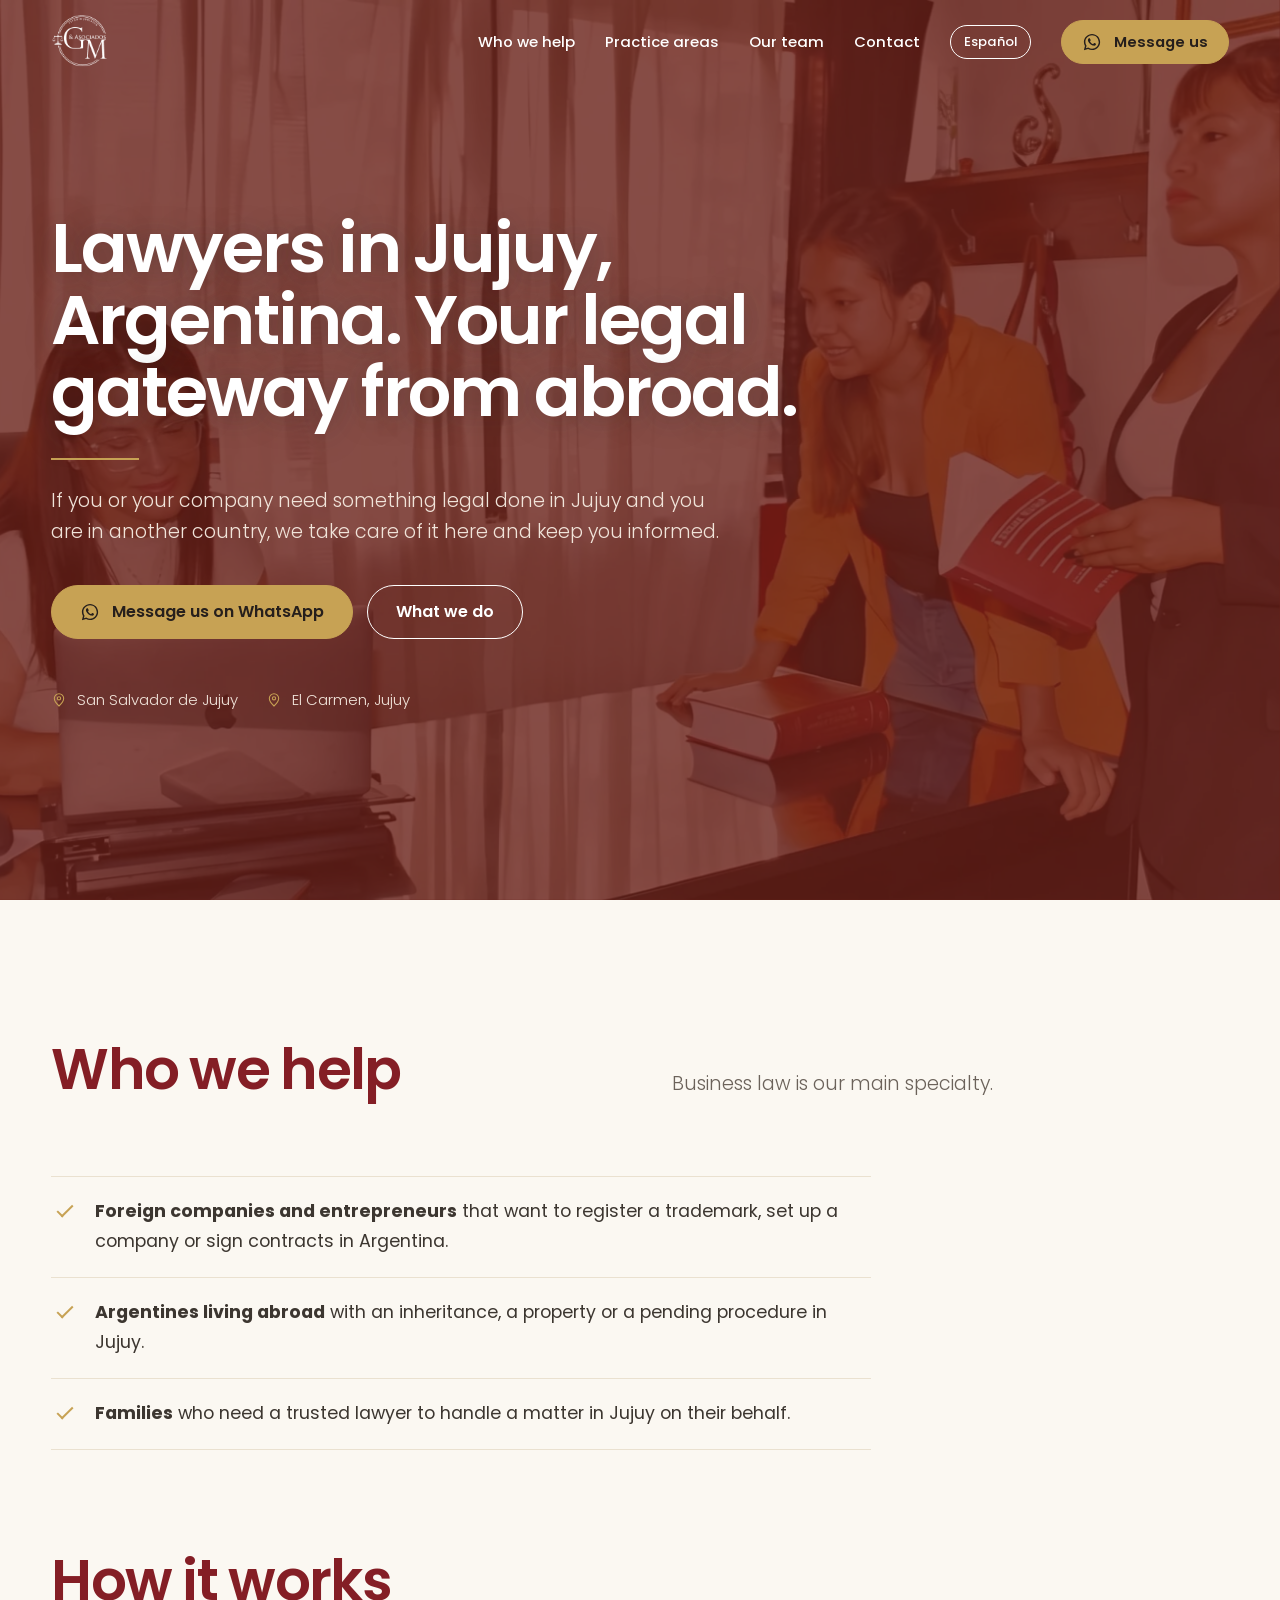
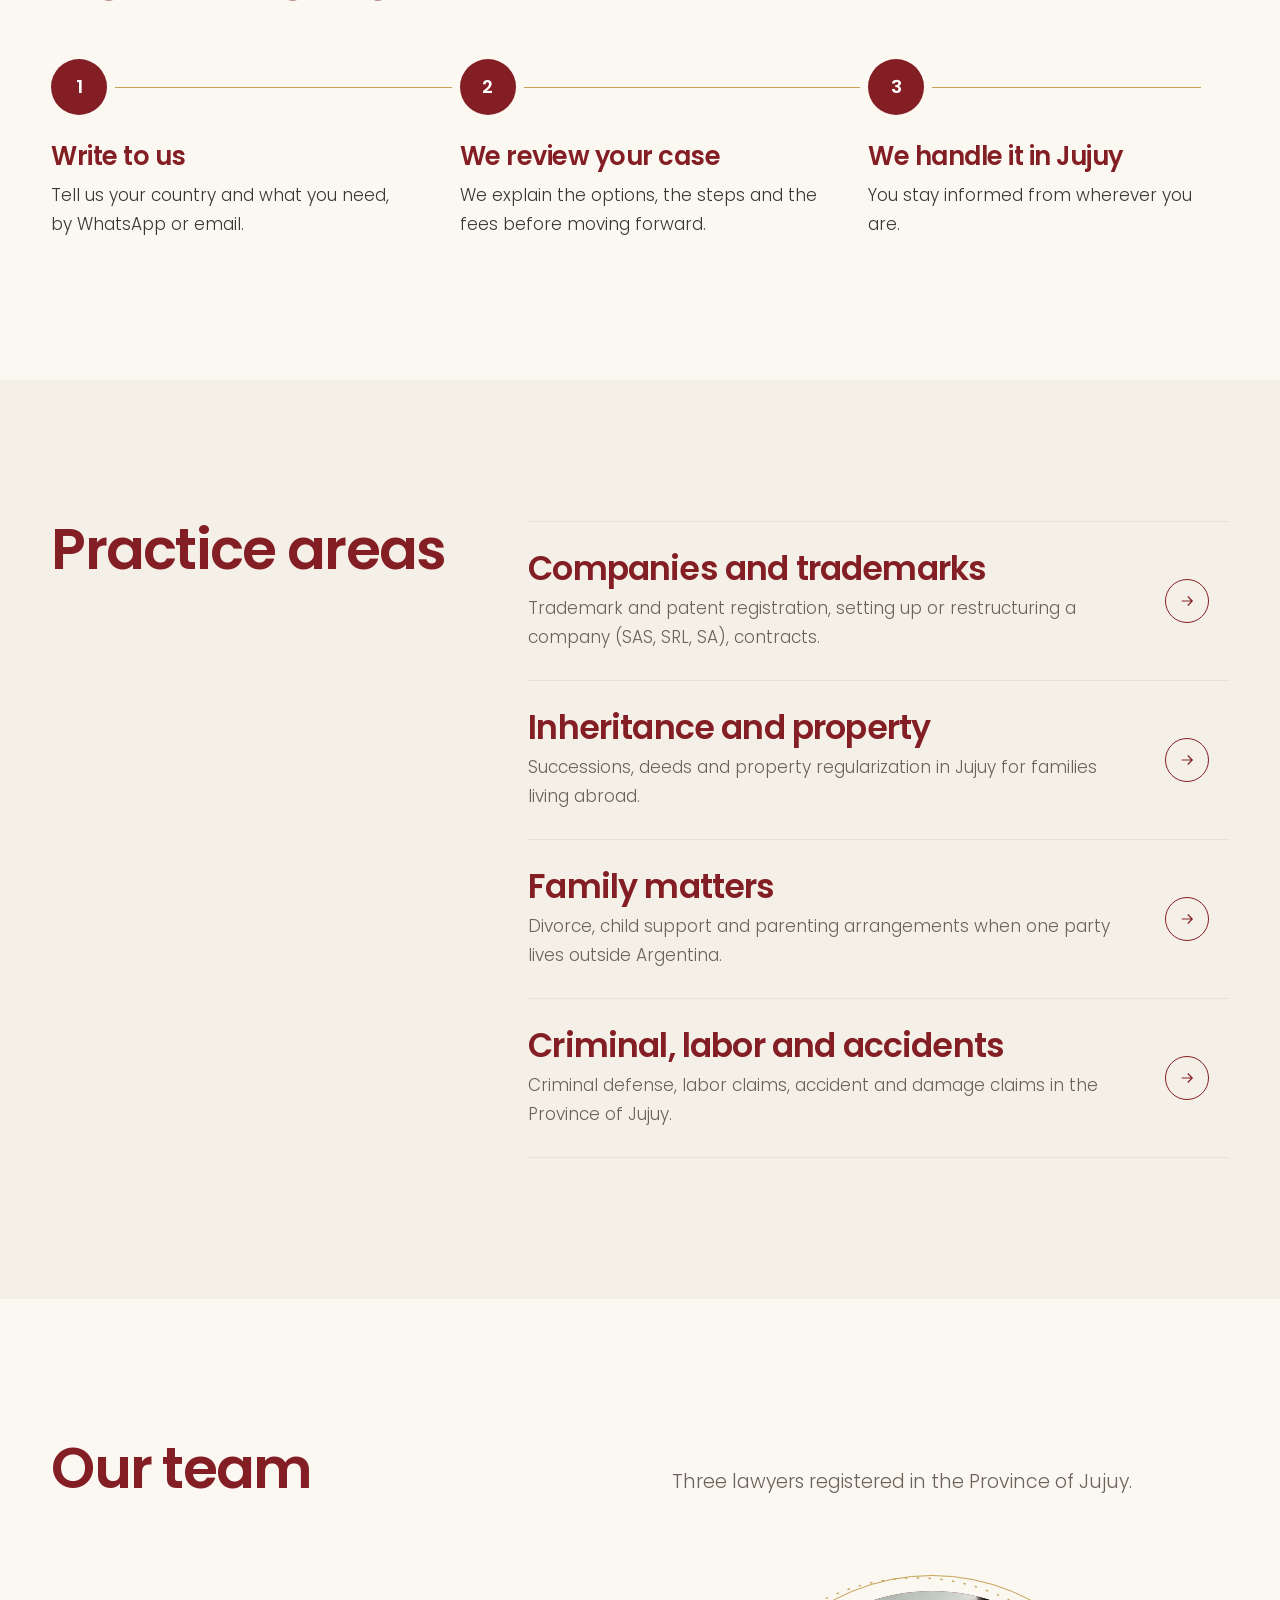
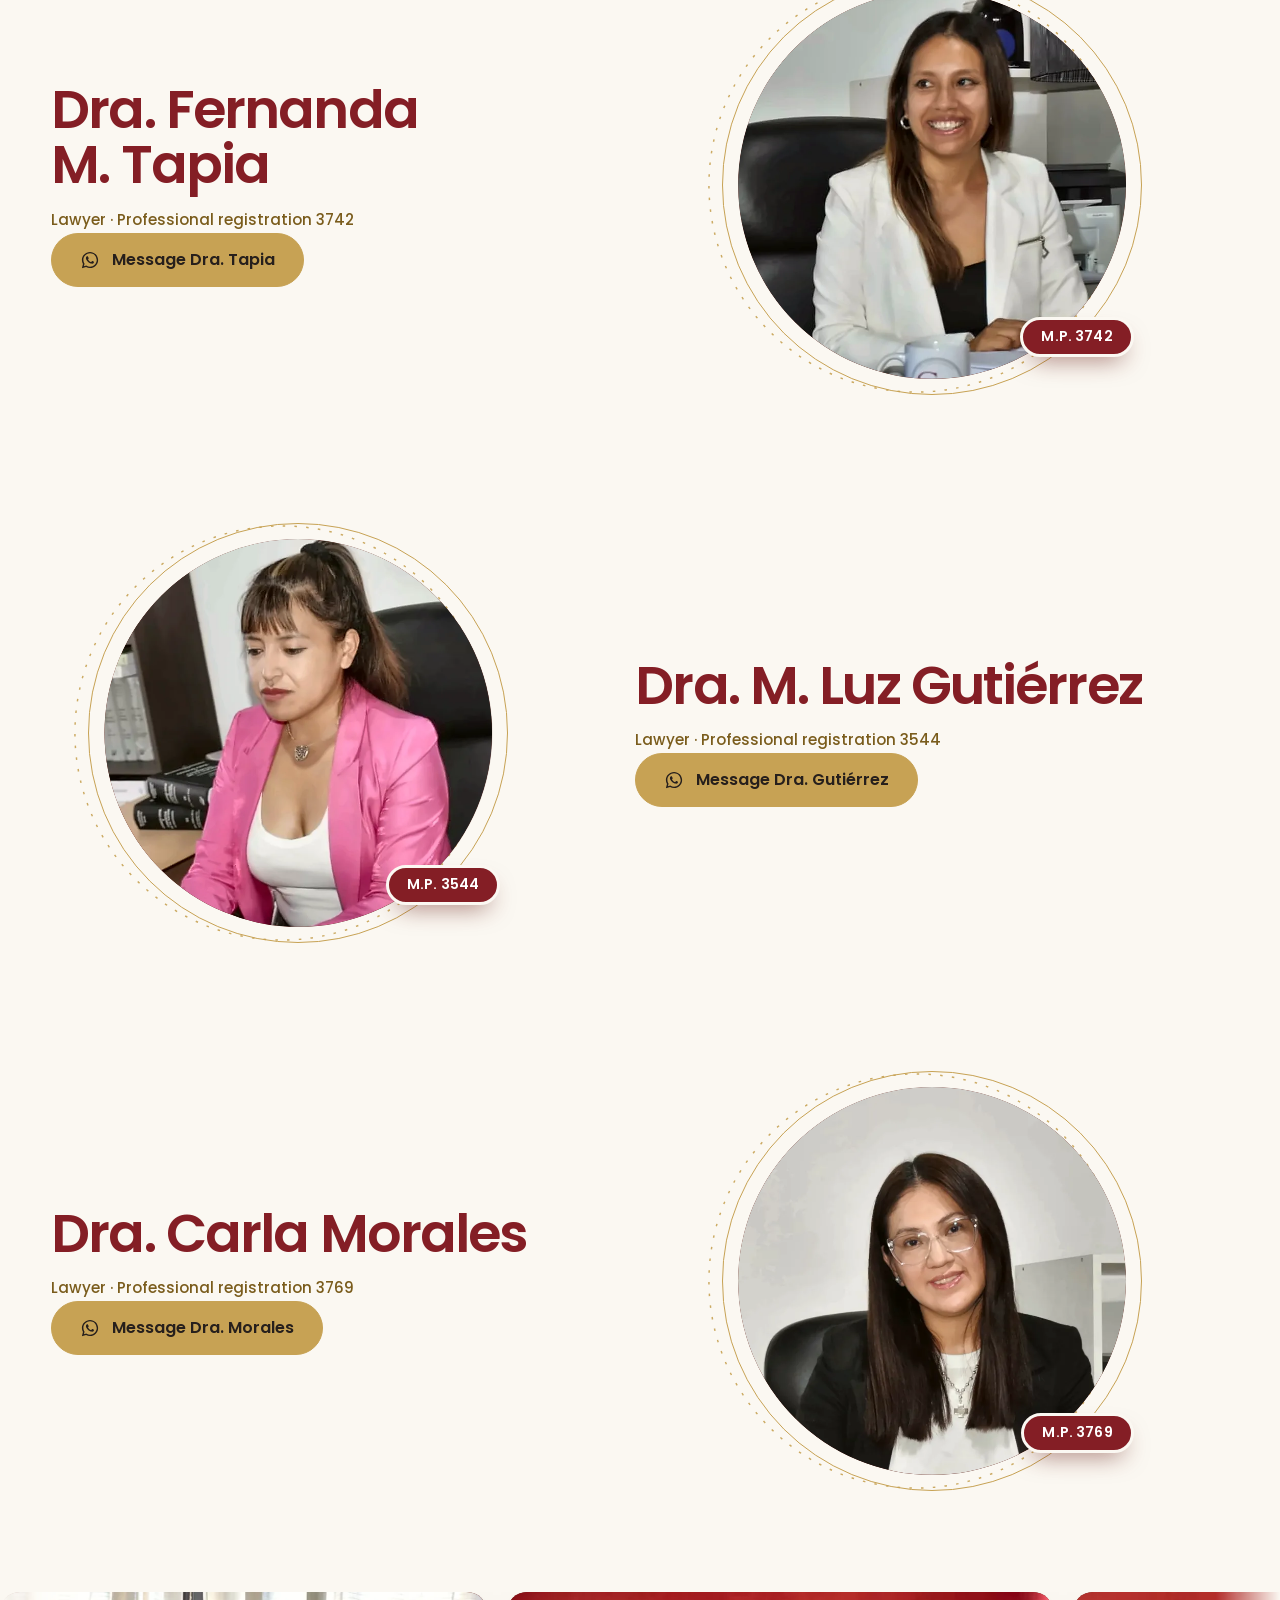
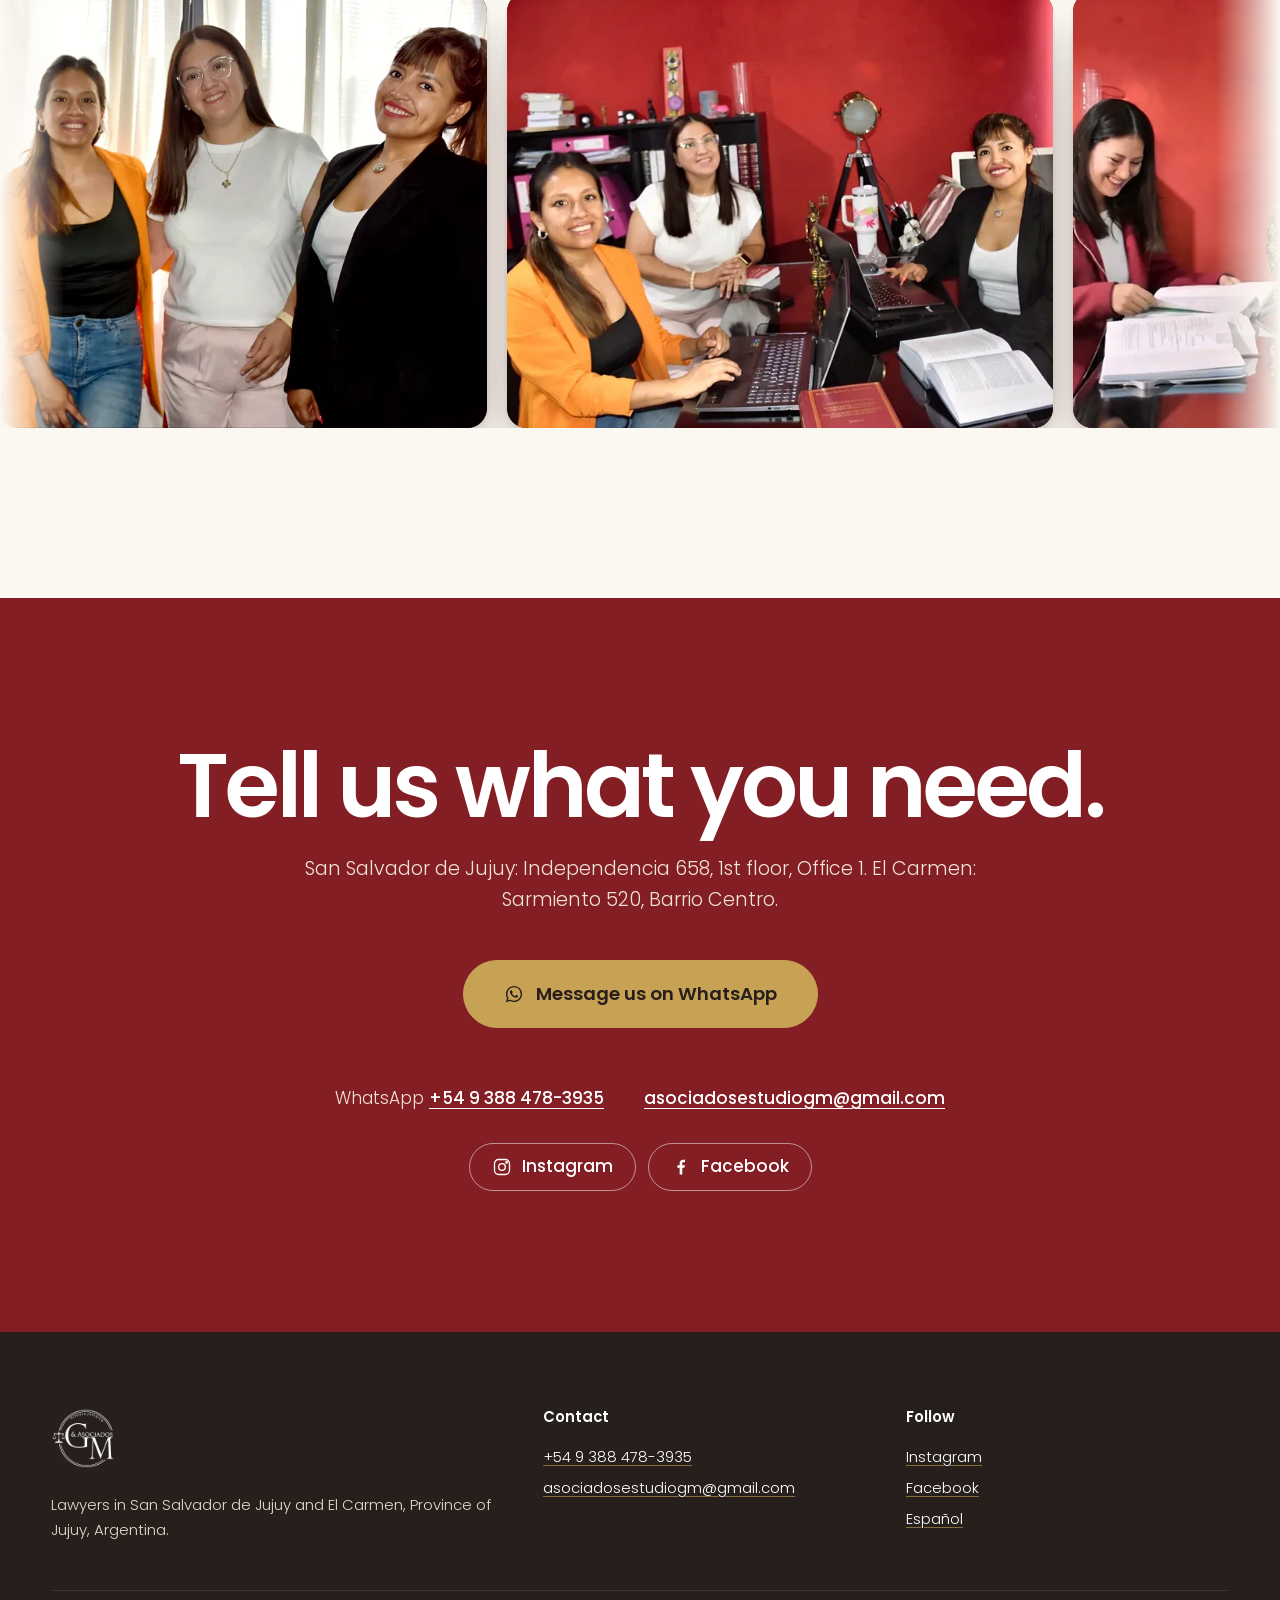
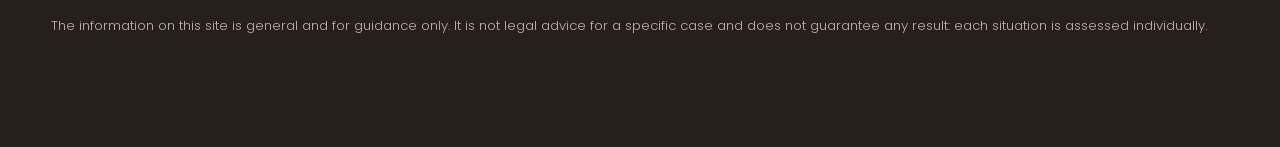
<file: en/index.html>
<!doctype html>
<html lang="en">
<head>
<meta charset="utf-8">
<meta name="viewport" content="width=device-width,initial-scale=1">
<title>Lawyers in Jujuy, Argentina | GM &amp; Asociados Law Firm</title>
<meta name="description" content="Law firm in San Salvador de Jujuy and El Carmen, Argentina. Legal help for foreigners, companies and Argentines abroad: trademarks, companies, inheritance, property.">
<meta name="robots" content="index,follow,max-image-preview:large">
<link rel="canonical" href="https://consultorarzok.github.io/estudio-gm-asociados-web/en/">
<link rel="alternate" hreflang="es-AR" href="https://consultorarzok.github.io/estudio-gm-asociados-web/">
<link rel="alternate" hreflang="en" href="https://consultorarzok.github.io/estudio-gm-asociados-web/en/">
<link rel="alternate" hreflang="x-default" href="https://consultorarzok.github.io/estudio-gm-asociados-web/">
<meta name="theme-color" content="#841E25">
<meta name="geo.region" content="AR-Y">
<meta name="geo.placename" content="San Salvador de Jujuy">
<meta property="og:type" content="website">
<meta property="og:site_name" content="Estudio Jurídico GM &amp; Asociados">
<meta property="og:title" content="Lawyers in Jujuy, Argentina | GM &amp; Asociados Law Firm">
<meta property="og:description" content="Law firm in San Salvador de Jujuy and El Carmen, Argentina. Legal help for foreigners, companies and Argentines abroad: trademarks, companies, inheritance, property.">
<meta property="og:url" content="https://consultorarzok.github.io/estudio-gm-asociados-web/en/">
<meta property="og:image" content="https://consultorarzok.github.io/estudio-gm-asociados-web/img/og.jpg">
<meta property="og:image:width" content="1200"><meta property="og:image:height" content="630">
<meta property="og:locale" content="en_US">
<meta name="twitter:card" content="summary_large_image">
<link rel="icon" href="../favicon.png" type="image/png">
<link rel="apple-touch-icon" href="../apple-touch-icon.png">
<link rel="preload" href="../fonts/poppins-semibold.woff2" as="font" type="font/woff2" crossorigin>
<link rel="preload" href="../fonts/poppins-light.woff2" as="font" type="font/woff2" crossorigin>
<link rel="preload" as="image" type="image/webp" imagesrcset="../img/portada-equipo-900.webp 900w, ../img/portada-equipo-1600.webp 1600w, ../img/portada-equipo-2400.webp 2400w" imagesizes="100vw" fetchpriority="high">
<link rel="stylesheet" href="../style.css?v=202611141429">
<script>(function(r){r.classList.add('js');try{if(!matchMedia('(prefers-reduced-motion: reduce)').matches&&sessionStorage.getItem('gm-intro')!=='1'){}}catch(e){}})(document.documentElement)</script>
<script src="../main.js?v=202611141429" defer></script>
<script src="../mundo.js?v=202611141429" defer></script>
<script type="application/ld+json">{"@context": "https://schema.org", "@graph": [{"@type": ["LegalService", "LocalBusiness"], "@id": "https://consultorarzok.github.io/estudio-gm-asociados-web/#estudio", "name": "Estudio Jurídico GM & Asociados", "alternateName": ["GM & Asociados", "Estudio GM Jujuy"], "description": "Estudio jurídico en San Salvador de Jujuy y El Carmen, Jujuy, Argentina. Abogadas en derecho empresarial, penal, laboral, familia, sucesiones, daños y consumidor.", "url": "https://consultorarzok.github.io/estudio-gm-asociados-web/", "logo": "https://consultorarzok.github.io/estudio-gm-asociados-web/img/logo-gm.png", "image": ["https://consultorarzok.github.io/estudio-gm-asociados-web/img/og.jpg", "https://consultorarzok.github.io/estudio-gm-asociados-web/img/portada-equipo-1600.webp"], "telephone": "+543884783935", "email": "asociadosestudiogm@gmail.com", "priceRange": "$$", "address": {"@type": "PostalAddress", "streetAddress": "Independencia 658, 1er Piso, Of. 1", "addressLocality": "San Salvador de Jujuy", "addressRegion": "Jujuy", "addressCountry": "AR"}, "areaServed": [{"@type": "AdministrativeArea", "name": "Provincia de Jujuy"}, {"@type": "City", "name": "San Salvador de Jujuy"}, {"@type": "City", "name": "El Carmen"}], "knowsAbout": ["Derecho empresarial", "Registro de marcas y patentes", "Sociedades comerciales", "Derecho penal", "Derecho laboral", "Derecho de familia", "Sucesiones", "Escrituras", "Daños y perjuicios", "Derecho del consumidor"], "sameAs": ["https://www.instagram.com/estudio.juridicogm/", "https://www.facebook.com/estudio.gm.jujuy"], "contactPoint": {"@type": "ContactPoint", "telephone": "+543884783935", "contactType": "customer service", "availableLanguage": ["es"], "areaServed": "AR"}, "department": [{"@type": "LegalService", "name": "Estudio Jurídico GM & Asociados — San Salvador de Jujuy", "address": {"@type": "PostalAddress", "streetAddress": "Independencia 658, 1er Piso, Of. 1", "addressLocality": "San Salvador de Jujuy", "addressRegion": "Jujuy", "addressCountry": "AR"}, "telephone": "+543884783935"}, {"@type": "LegalService", "name": "Estudio Jurídico GM & Asociados — El Carmen", "address": {"@type": "PostalAddress", "streetAddress": "Sarmiento 520, Barrio Centro", "addressLocality": "El Carmen", "addressRegion": "Jujuy", "addressCountry": "AR"}, "telephone": "+543884783935"}], "employee": [{"@type": "Person", "name": "Dra. Fernanda M. Tapia", "jobTitle": "Abogada", "image": "https://consultorarzok.github.io/estudio-gm-asociados-web/img/dra-tapia-900.webp", "worksFor": {"@id": "https://consultorarzok.github.io/estudio-gm-asociados-web/#estudio"}}, {"@type": "Person", "name": "Dra. M. Luz Gutiérrez", "jobTitle": "Abogada", "image": "https://consultorarzok.github.io/estudio-gm-asociados-web/img/dra-gutierrez-900.webp", "worksFor": {"@id": "https://consultorarzok.github.io/estudio-gm-asociados-web/#estudio"}}, {"@type": "Person", "name": "Dra. Carla Morales", "jobTitle": "Abogada", "image": "https://consultorarzok.github.io/estudio-gm-asociados-web/img/dra-morales-900.webp", "worksFor": {"@id": "https://consultorarzok.github.io/estudio-gm-asociados-web/#estudio"}}]}, {"@type": "WebSite", "@id": "https://consultorarzok.github.io/estudio-gm-asociados-web/#web", "url": "https://consultorarzok.github.io/estudio-gm-asociados-web/", "name": "Estudio Jurídico GM & Asociados", "inLanguage": "es-AR", "publisher": {"@id": "https://consultorarzok.github.io/estudio-gm-asociados-web/#estudio"}}, {"@type": "WebPage", "@id": "https://consultorarzok.github.io/estudio-gm-asociados-web/en/#page", "url": "https://consultorarzok.github.io/estudio-gm-asociados-web/en/", "name": "Lawyers in Jujuy, Argentina | GM & Asociados Law Firm", "description": "Law firm in San Salvador de Jujuy and El Carmen, Argentina. Legal help for foreigners, companies and Argentines abroad: trademarks, companies, inheritance, property.", "inLanguage": "en", "isPartOf": {"@id": "https://consultorarzok.github.io/estudio-gm-asociados-web/#web"}, "about": {"@id": "https://consultorarzok.github.io/estudio-gm-asociados-web/#estudio"}}, {"@type": "BreadcrumbList", "itemListElement": [{"@type": "ListItem", "position": 1, "name": "Inicio", "item": "https://consultorarzok.github.io/estudio-gm-asociados-web/"}, {"@type": "ListItem", "position": 2, "name": "English", "item": "https://consultorarzok.github.io/estudio-gm-asociados-web/en/"}]}]}</script>
</head>
<body>
<a class="skip" href="#main">Skip to content</a>
<header class="top"><div class="wrap bar">
<a class="marca" href="../en/" aria-label="Estudio Jurídico GM &amp; Asociados"><span class="logos"><img class="l-blanco" src="../img/logo-gm-blanco.png" alt="" width="50" height="50"><img class="l-color" src="../img/logo-gm.png" alt="" width="50" height="47"></span></a>
<button class="abrir" type="button" aria-expanded="false" aria-controls="menu"><span></span><b class="sr">Open menu</b></button>
<nav class="menu" id="menu" aria-label="Main"><a href="../en/#who">Who we help</a><a href="../en/#areas">Practice areas</a><a href="../en/#team">Our team</a><a href="../en/#contact">Contact</a><a class="idioma" href="../" hreflang="es" lang="es">Español</a><a class="btn sm" href="https://wa.me/5493884783935?text=Hola%2C%20quisiera%20hacer%20una%20consulta%20con%20el%20Estudio%20GM%20%26%20Asociados." target="_blank" rel="noopener"><svg viewBox="0 0 32 32" fill="currentColor" aria-hidden="true"><path d="M16.04 3C8.84 3 3 8.83 3 16.02c0 2.3.6 4.54 1.74 6.51L3 29l6.64-1.7a13 13 0 0 0 6.4 1.64h.01C23.23 28.94 29 23.1 29 15.92 29 8.83 23.2 3 16.04 3Zm0 23.7h-.01a10.7 10.7 0 0 1-5.46-1.5l-.39-.23-3.94 1.01 1.05-3.84-.25-.4a10.67 10.67 0 0 1-1.64-5.72c0-5.9 4.8-10.7 10.7-10.7 2.86 0 5.54 1.1 7.56 3.14a10.6 10.6 0 0 1 3.13 7.57c0 5.9-4.8 10.67-10.75 10.67Zm5.87-8c-.32-.16-1.9-.94-2.2-1.05-.3-.1-.5-.16-.73.16-.21.32-.84 1.05-1.03 1.27-.19.21-.38.24-.7.08-.32-.16-1.36-.5-2.59-1.6a9.7 9.7 0 0 1-1.8-2.24c-.19-.32 0-.5.14-.66.14-.14.32-.38.48-.57.16-.19.21-.32.32-.54.1-.21.05-.4-.03-.56-.08-.16-.73-1.76-1-2.4-.26-.63-.53-.54-.73-.55h-.62c-.21 0-.56.08-.85.4-.29.32-1.11 1.08-1.11 2.64 0 1.55 1.14 3.06 1.3 3.27.16.21 2.23 3.4 5.4 4.77.75.33 1.34.52 1.8.67.76.24 1.45.2 2 .12.6-.09 1.9-.78 2.16-1.53.27-.75.27-1.39.19-1.53-.08-.13-.3-.21-.62-.37Z"/></svg>Message us</a></nav>
</div></header>
<main id="main">
<section class="hero">
<div class="fondo" style="--pos:50% 40%"><img src="../img/portada-equipo-2400.webp" srcset="../img/portada-equipo-900.webp 900w, ../img/portada-equipo-1600.webp 1600w, ../img/portada-equipo-2400.webp 2400w" sizes="100vw" alt="The lawyers of GM &amp; Asociados working together at their office in San Salvador de Jujuy" fetchpriority="high" decoding="async"></div><div class="velo"></div>
<div class="wrap"><div class="texto">
<h1 class="display">Lawyers in Jujuy, Argentina. Your legal gateway from abroad.</h1>
<span class="filete"></span>
<p class="bajada">If you or your company need something legal done in Jujuy and you are in another country, we take care of it here and keep you informed.</p>
<div class="acciones"><a class="btn" href="https://wa.me/5493884783935?text=Hello%2C%20I%20am%20writing%20from%20another%20country%20and%20need%20legal%20help%20in%20Jujuy%2C%20Argentina." target="_blank" rel="noopener"><svg viewBox="0 0 32 32" fill="currentColor" aria-hidden="true"><path d="M16.04 3C8.84 3 3 8.83 3 16.02c0 2.3.6 4.54 1.74 6.51L3 29l6.64-1.7a13 13 0 0 0 6.4 1.64h.01C23.23 28.94 29 23.1 29 15.92 29 8.83 23.2 3 16.04 3Zm0 23.7h-.01a10.7 10.7 0 0 1-5.46-1.5l-.39-.23-3.94 1.01 1.05-3.84-.25-.4a10.67 10.67 0 0 1-1.64-5.72c0-5.9 4.8-10.7 10.7-10.7 2.86 0 5.54 1.1 7.56 3.14a10.6 10.6 0 0 1 3.13 7.57c0 5.9-4.8 10.67-10.75 10.67Zm5.87-8c-.32-.16-1.9-.94-2.2-1.05-.3-.1-.5-.16-.73.16-.21.32-.84 1.05-1.03 1.27-.19.21-.38.24-.7.08-.32-.16-1.36-.5-2.59-1.6a9.7 9.7 0 0 1-1.8-2.24c-.19-.32 0-.5.14-.66.14-.14.32-.38.48-.57.16-.19.21-.32.32-.54.1-.21.05-.4-.03-.56-.08-.16-.73-1.76-1-2.4-.26-.63-.53-.54-.73-.55h-.62c-.21 0-.56.08-.85.4-.29.32-1.11 1.08-1.11 2.64 0 1.55 1.14 3.06 1.3 3.27.16.21 2.23 3.4 5.4 4.77.75.33 1.34.52 1.8.67.76.24 1.45.2 2 .12.6-.09 1.9-.78 2.16-1.53.27-.75.27-1.39.19-1.53-.08-.13-.3-.21-.62-.37Z"/></svg>Message us on WhatsApp</a><a class="btn linea" href="#areas">What we do</a></div>
<p class="lugares"><span><svg viewBox="0 0 24 24" fill="none" stroke="currentColor" stroke-width="1.6" aria-hidden="true"><path d="M12 21s-7-6.1-7-11.5a7 7 0 0 1 14 0C19 14.9 12 21 12 21Z"/><circle cx="12" cy="9.5" r="2.5"/></svg>San Salvador de Jujuy</span><span><svg viewBox="0 0 24 24" fill="none" stroke="currentColor" stroke-width="1.6" aria-hidden="true"><path d="M12 21s-7-6.1-7-11.5a7 7 0 0 1 14 0C19 14.9 12 21 12 21Z"/><circle cx="12" cy="9.5" r="2.5"/></svg>El Carmen, Jujuy</span></p>
</div></div>
</section>

<section class="papel" id="who"><div class="wrap">
<div class="cab"><h2>Who we help</h2><p class="bajada">Business law is our main specialty.</p></div>
<ul class="tilde" style="max-width:820px">
<li><strong>Foreign companies and entrepreneurs</strong> that want to register a trademark, set up a company or sign contracts in Argentina.</li>
<li><strong>Argentines living abroad</strong> with an inheritance, a property or a pending procedure in Jujuy.</li>
<li><strong>Families</strong> who need a trusted lawyer to handle a matter in Jujuy on their behalf.</li>
</ul>
<h2 style="margin-top:clamp(64px,8vw,110px);margin-bottom:48px">How it works</h2>
<ol class="pasos">
<li><h3>Write to us</h3><p>Tell us your country and what you need, by WhatsApp or email.</p></li>
<li><h3>We review your case</h3><p>We explain the options, the steps and the fees before moving forward.</p></li>
<li><h3>We handle it in Jujuy</h3><p>You stay informed from wherever you are.</p></li>
</ol>
</div></section>

<section id="areas"><div class="wrap areas-grid">
<div class="pegada"><h2>Practice areas</h2></div>
<ul class="lista-areas"><li><a href="https://wa.me/5493884783935?text=Hello%2C%20I%20am%20writing%20from%20another%20country%20and%20need%20legal%20help%20in%20Jujuy%2C%20Argentina." target="_blank" rel="noopener"><strong>Companies and trademarks</strong><span>Trademark and patent registration, setting up or restructuring a company (SAS, SRL, SA), contracts.</span><i class="flecha"><svg viewBox="0 0 24 24" fill="none" stroke="currentColor" stroke-width="1.6" aria-hidden="true"><path d="M5 12h14M13 6l6 6-6 6"/></svg></i></a></li><li><a href="https://wa.me/5493884783935?text=Hello%2C%20I%20am%20writing%20from%20another%20country%20and%20need%20legal%20help%20in%20Jujuy%2C%20Argentina." target="_blank" rel="noopener"><strong>Inheritance and property</strong><span>Successions, deeds and property regularization in Jujuy for families living abroad.</span><i class="flecha"><svg viewBox="0 0 24 24" fill="none" stroke="currentColor" stroke-width="1.6" aria-hidden="true"><path d="M5 12h14M13 6l6 6-6 6"/></svg></i></a></li><li><a href="https://wa.me/5493884783935?text=Hello%2C%20I%20am%20writing%20from%20another%20country%20and%20need%20legal%20help%20in%20Jujuy%2C%20Argentina." target="_blank" rel="noopener"><strong>Family matters</strong><span>Divorce, child support and parenting arrangements when one party lives outside Argentina.</span><i class="flecha"><svg viewBox="0 0 24 24" fill="none" stroke="currentColor" stroke-width="1.6" aria-hidden="true"><path d="M5 12h14M13 6l6 6-6 6"/></svg></i></a></li><li><a href="https://wa.me/5493884783935?text=Hello%2C%20I%20am%20writing%20from%20another%20country%20and%20need%20legal%20help%20in%20Jujuy%2C%20Argentina." target="_blank" rel="noopener"><strong>Criminal, labor and accidents</strong><span>Criminal defense, labor claims, accident and damage claims in the Province of Jujuy.</span><i class="flecha"><svg viewBox="0 0 24 24" fill="none" stroke="currentColor" stroke-width="1.6" aria-hidden="true"><path d="M5 12h14M13 6l6 6-6 6"/></svg></i></a></li></ul>
</div></section>

<section class="papel" id="team"><div class="wrap">
<div class="cab"><h2>Our team</h2><p class="bajada">Three lawyers registered in the Province of Jujuy.</p></div>
<article class="abogada">
<figure class="retrato revela "><span class="aro"></span><svg class="aro2" viewBox="0 0 100 100" aria-hidden="true"><circle cx="50" cy="50" r="49.3"/></svg><div class="foto"><img src="../img/circ-tapia-760.webp" srcset="../img/circ-tapia-400.webp 400w, ../img/circ-tapia-760.webp 760w" sizes="(max-width:800px) 80vw, 420px" alt="Dra. Fernanda M. Tapia, abogada en Jujuy, sonriendo en su escritorio del Estudio" width="760" height="760" loading="lazy" decoding="async"></div><span class="chapa">M.P. 3742</span></figure>
<div class="sube"><h3>Dra. Fernanda M. Tapia</h3><p class="mp">Lawyer · Professional registration 3742</p>
<a class="btn" href="https://wa.me/5493884783935?text=Hello%2C%20I%20would%20like%20to%20talk%20with%20Dra.%20Tapia." target="_blank" rel="noopener"><svg viewBox="0 0 32 32" fill="currentColor" aria-hidden="true"><path d="M16.04 3C8.84 3 3 8.83 3 16.02c0 2.3.6 4.54 1.74 6.51L3 29l6.64-1.7a13 13 0 0 0 6.4 1.64h.01C23.23 28.94 29 23.1 29 15.92 29 8.83 23.2 3 16.04 3Zm0 23.7h-.01a10.7 10.7 0 0 1-5.46-1.5l-.39-.23-3.94 1.01 1.05-3.84-.25-.4a10.67 10.67 0 0 1-1.64-5.72c0-5.9 4.8-10.7 10.7-10.7 2.86 0 5.54 1.1 7.56 3.14a10.6 10.6 0 0 1 3.13 7.57c0 5.9-4.8 10.67-10.75 10.67Zm5.87-8c-.32-.16-1.9-.94-2.2-1.05-.3-.1-.5-.16-.73.16-.21.32-.84 1.05-1.03 1.27-.19.21-.38.24-.7.08-.32-.16-1.36-.5-2.59-1.6a9.7 9.7 0 0 1-1.8-2.24c-.19-.32 0-.5.14-.66.14-.14.32-.38.48-.57.16-.19.21-.32.32-.54.1-.21.05-.4-.03-.56-.08-.16-.73-1.76-1-2.4-.26-.63-.53-.54-.73-.55h-.62c-.21 0-.56.08-.85.4-.29.32-1.11 1.08-1.11 2.64 0 1.55 1.14 3.06 1.3 3.27.16.21 2.23 3.4 5.4 4.77.75.33 1.34.52 1.8.67.76.24 1.45.2 2 .12.6-.09 1.9-.78 2.16-1.53.27-.75.27-1.39.19-1.53-.08-.13-.3-.21-.62-.37Z"/></svg>Message Dra. Tapia</a></div>
</article><article class="abogada">
<figure class="retrato revela "><span class="aro"></span><svg class="aro2" viewBox="0 0 100 100" aria-hidden="true"><circle cx="50" cy="50" r="49.3"/></svg><div class="foto"><img src="../img/circ-gutierrez-760.webp" srcset="../img/circ-gutierrez-400.webp 400w, ../img/circ-gutierrez-760.webp 760w" sizes="(max-width:800px) 80vw, 420px" alt="Dra. M. Luz Gutiérrez, abogada en Jujuy, trabajando en su computadora" width="760" height="760" loading="lazy" decoding="async"></div><span class="chapa">M.P. 3544</span></figure>
<div class="sube"><h3>Dra. M. Luz Gutiérrez</h3><p class="mp">Lawyer · Professional registration 3544</p>
<a class="btn" href="https://wa.me/5493884783935?text=Hello%2C%20I%20would%20like%20to%20talk%20with%20Dra.%20Guti%C3%A9rrez." target="_blank" rel="noopener"><svg viewBox="0 0 32 32" fill="currentColor" aria-hidden="true"><path d="M16.04 3C8.84 3 3 8.83 3 16.02c0 2.3.6 4.54 1.74 6.51L3 29l6.64-1.7a13 13 0 0 0 6.4 1.64h.01C23.23 28.94 29 23.1 29 15.92 29 8.83 23.2 3 16.04 3Zm0 23.7h-.01a10.7 10.7 0 0 1-5.46-1.5l-.39-.23-3.94 1.01 1.05-3.84-.25-.4a10.67 10.67 0 0 1-1.64-5.72c0-5.9 4.8-10.7 10.7-10.7 2.86 0 5.54 1.1 7.56 3.14a10.6 10.6 0 0 1 3.13 7.57c0 5.9-4.8 10.67-10.75 10.67Zm5.87-8c-.32-.16-1.9-.94-2.2-1.05-.3-.1-.5-.16-.73.16-.21.32-.84 1.05-1.03 1.27-.19.21-.38.24-.7.08-.32-.16-1.36-.5-2.59-1.6a9.7 9.7 0 0 1-1.8-2.24c-.19-.32 0-.5.14-.66.14-.14.32-.38.48-.57.16-.19.21-.32.32-.54.1-.21.05-.4-.03-.56-.08-.16-.73-1.76-1-2.4-.26-.63-.53-.54-.73-.55h-.62c-.21 0-.56.08-.85.4-.29.32-1.11 1.08-1.11 2.64 0 1.55 1.14 3.06 1.3 3.27.16.21 2.23 3.4 5.4 4.77.75.33 1.34.52 1.8.67.76.24 1.45.2 2 .12.6-.09 1.9-.78 2.16-1.53.27-.75.27-1.39.19-1.53-.08-.13-.3-.21-.62-.37Z"/></svg>Message Dra. Gutiérrez</a></div>
</article><article class="abogada">
<figure class="retrato revela "><span class="aro"></span><svg class="aro2" viewBox="0 0 100 100" aria-hidden="true"><circle cx="50" cy="50" r="49.3"/></svg><div class="foto"><img src="../img/circ-morales-760.webp" srcset="../img/circ-morales-400.webp 400w, ../img/circ-morales-760.webp 760w" sizes="(max-width:800px) 80vw, 420px" alt="Dra. Carla Morales, abogada en Jujuy, en su escritorio del Estudio" width="760" height="760" loading="lazy" decoding="async"></div><span class="chapa">M.P. 3769</span></figure>
<div class="sube"><h3>Dra. Carla Morales</h3><p class="mp">Lawyer · Professional registration 3769</p>
<a class="btn" href="https://wa.me/5493884783935?text=Hello%2C%20I%20would%20like%20to%20talk%20with%20Dra.%20Morales." target="_blank" rel="noopener"><svg viewBox="0 0 32 32" fill="currentColor" aria-hidden="true"><path d="M16.04 3C8.84 3 3 8.83 3 16.02c0 2.3.6 4.54 1.74 6.51L3 29l6.64-1.7a13 13 0 0 0 6.4 1.64h.01C23.23 28.94 29 23.1 29 15.92 29 8.83 23.2 3 16.04 3Zm0 23.7h-.01a10.7 10.7 0 0 1-5.46-1.5l-.39-.23-3.94 1.01 1.05-3.84-.25-.4a10.67 10.67 0 0 1-1.64-5.72c0-5.9 4.8-10.7 10.7-10.7 2.86 0 5.54 1.1 7.56 3.14a10.6 10.6 0 0 1 3.13 7.57c0 5.9-4.8 10.67-10.75 10.67Zm5.87-8c-.32-.16-1.9-.94-2.2-1.05-.3-.1-.5-.16-.73.16-.21.32-.84 1.05-1.03 1.27-.19.21-.38.24-.7.08-.32-.16-1.36-.5-2.59-1.6a9.7 9.7 0 0 1-1.8-2.24c-.19-.32 0-.5.14-.66.14-.14.32-.38.48-.57.16-.19.21-.32.32-.54.1-.21.05-.4-.03-.56-.08-.16-.73-1.76-1-2.4-.26-.63-.53-.54-.73-.55h-.62c-.21 0-.56.08-.85.4-.29.32-1.11 1.08-1.11 2.64 0 1.55 1.14 3.06 1.3 3.27.16.21 2.23 3.4 5.4 4.77.75.33 1.34.52 1.8.67.76.24 1.45.2 2 .12.6-.09 1.9-.78 2.16-1.53.27-.75.27-1.39.19-1.53-.08-.13-.3-.21-.62-.37Z"/></svg>Message Dra. Morales</a></div>
</article>
</div><div class="carrusel-caja"><div class="carrusel" role="group" aria-label="Team photos"><div class="pista"><figure class="slide"><img src="../img/equipo-1200.webp" srcset="../img/equipo-700.webp 700w, ../img/equipo-1200.webp 1200w" sizes="(max-width:700px) 80vw, 520px" alt="The three lawyers of GM &amp; Asociados, together and smiling" width="1200" height="1074" decoding="async"></figure><figure class="slide"><img src="../img/oficina-roja-1200.webp" srcset="../img/oficina-roja-700.webp 700w, ../img/oficina-roja-1200.webp 1200w" sizes="(max-width:700px) 80vw, 520px" alt="The lawyers working at the GM &amp; Asociados office" width="1200" height="956" decoding="async"></figure><figure class="slide"><img src="../img/reunion-1200.webp" srcset="../img/reunion-700.webp 700w, ../img/reunion-1200.webp 1200w" sizes="(max-width:700px) 80vw, 520px" alt="The lawyers in a team meeting at the office" width="1200" height="817" decoding="async"></figure><figure class="slide" aria-hidden="true"><img src="../img/equipo-1200.webp" srcset="../img/equipo-700.webp 700w, ../img/equipo-1200.webp 1200w" sizes="(max-width:700px) 80vw, 520px" alt="" width="1200" height="1074" decoding="async"></figure><figure class="slide" aria-hidden="true"><img src="../img/oficina-roja-1200.webp" srcset="../img/oficina-roja-700.webp 700w, ../img/oficina-roja-1200.webp 1200w" sizes="(max-width:700px) 80vw, 520px" alt="" width="1200" height="956" decoding="async"></figure><figure class="slide" aria-hidden="true"><img src="../img/reunion-1200.webp" srcset="../img/reunion-700.webp 700w, ../img/reunion-1200.webp 1200w" sizes="(max-width:700px) 80vw, 520px" alt="" width="1200" height="817" decoding="async"></figure></div></div></div></section>

<section class="cierre" id="contact"><div class="wrap sube">
<h2>Tell us what you need.</h2>
<p class="bajada">San Salvador de Jujuy: Independencia 658, 1st floor, Office 1. El Carmen: Sarmiento 520, Barrio Centro.</p>
<div class="acciones"><a class="btn xl" href="https://wa.me/5493884783935?text=Hello%2C%20I%20am%20writing%20from%20another%20country%20and%20need%20legal%20help%20in%20Jujuy%2C%20Argentina." target="_blank" rel="noopener"><svg viewBox="0 0 32 32" fill="currentColor" aria-hidden="true"><path d="M16.04 3C8.84 3 3 8.83 3 16.02c0 2.3.6 4.54 1.74 6.51L3 29l6.64-1.7a13 13 0 0 0 6.4 1.64h.01C23.23 28.94 29 23.1 29 15.92 29 8.83 23.2 3 16.04 3Zm0 23.7h-.01a10.7 10.7 0 0 1-5.46-1.5l-.39-.23-3.94 1.01 1.05-3.84-.25-.4a10.67 10.67 0 0 1-1.64-5.72c0-5.9 4.8-10.7 10.7-10.7 2.86 0 5.54 1.1 7.56 3.14a10.6 10.6 0 0 1 3.13 7.57c0 5.9-4.8 10.67-10.75 10.67Zm5.87-8c-.32-.16-1.9-.94-2.2-1.05-.3-.1-.5-.16-.73.16-.21.32-.84 1.05-1.03 1.27-.19.21-.38.24-.7.08-.32-.16-1.36-.5-2.59-1.6a9.7 9.7 0 0 1-1.8-2.24c-.19-.32 0-.5.14-.66.14-.14.32-.38.48-.57.16-.19.21-.32.32-.54.1-.21.05-.4-.03-.56-.08-.16-.73-1.76-1-2.4-.26-.63-.53-.54-.73-.55h-.62c-.21 0-.56.08-.85.4-.29.32-1.11 1.08-1.11 2.64 0 1.55 1.14 3.06 1.3 3.27.16.21 2.23 3.4 5.4 4.77.75.33 1.34.52 1.8.67.76.24 1.45.2 2 .12.6-.09 1.9-.78 2.16-1.53.27-.75.27-1.39.19-1.53-.08-.13-.3-.21-.62-.37Z"/></svg>Message us on WhatsApp</a></div>
<p class="contacto-linea"><span>WhatsApp <a href="https://wa.me/5493884783935">+54 9 388 478-3935</a></span><span><a href="mailto:asociadosestudiogm@gmail.com">asociadosestudiogm@gmail.com</a></span></p>
<div class="redes"><a href="https://www.instagram.com/estudio.juridicogm/" target="_blank" rel="noopener"><svg viewBox="0 0 24 24" fill="none" stroke="currentColor" stroke-width="1.6" aria-hidden="true"><rect x="3" y="3" width="18" height="18" rx="5"/><circle cx="12" cy="12" r="4"/><circle cx="17.5" cy="6.5" r=".9" fill="currentColor"/></svg>Instagram</a><a href="https://www.facebook.com/estudio.gm.jujuy" target="_blank" rel="noopener"><svg viewBox="0 0 24 24" fill="currentColor" aria-hidden="true"><path d="M13.5 21v-8h2.7l.4-3.2h-3.1V7.8c0-.9.3-1.5 1.6-1.5h1.7V3.4c-.3 0-1.3-.1-2.4-.1-2.4 0-4 1.5-4 4.1v2.4H7.6V13h2.8v8h3.1Z"/></svg>Facebook</a></div>
</div></section>
</main>
<footer class="pie"><div class="wrap">
<div class="cols">
<div><img src="../img/logo-gm-blanco.png" alt="GM &amp; Asociados Law Firm" width="72" height="72"><p>Lawyers in San Salvador de Jujuy and El Carmen, Province of Jujuy, Argentina.</p></div>
<div><strong>Contact</strong><ul><li><a href="https://wa.me/5493884783935">+54 9 388 478-3935</a></li><li><a href="mailto:asociadosestudiogm@gmail.com">asociadosestudiogm@gmail.com</a></li></ul></div>
<div><strong>Follow</strong><ul><li><a href="https://www.instagram.com/estudio.juridicogm/" target="_blank" rel="noopener">Instagram</a></li><li><a href="https://www.facebook.com/estudio.gm.jujuy" target="_blank" rel="noopener">Facebook</a></li><li><a href="../" hreflang="es" lang="es">Español</a></li></ul></div>
</div>
<p class="legal">The information on this site is general and for guidance only. It is not legal advice for a specific case and does not guarantee any result: each situation is assessed individually.</p>
</div></footer>
<a class="wa" href="https://wa.me/5493884783935?text=Hello%2C%20I%20would%20like%20to%20ask%20GM%20%26%20Asociados%20about%20a%20legal%20matter%20in%20Jujuy%2C%20Argentina." target="_blank" rel="noopener" aria-label="Message us on WhatsApp"><svg viewBox="0 0 32 32" fill="currentColor" aria-hidden="true"><path d="M16.04 3C8.84 3 3 8.83 3 16.02c0 2.3.6 4.54 1.74 6.51L3 29l6.64-1.7a13 13 0 0 0 6.4 1.64h.01C23.23 28.94 29 23.1 29 15.92 29 8.83 23.2 3 16.04 3Zm0 23.7h-.01a10.7 10.7 0 0 1-5.46-1.5l-.39-.23-3.94 1.01 1.05-3.84-.25-.4a10.67 10.67 0 0 1-1.64-5.72c0-5.9 4.8-10.7 10.7-10.7 2.86 0 5.54 1.1 7.56 3.14a10.6 10.6 0 0 1 3.13 7.57c0 5.9-4.8 10.67-10.75 10.67Zm5.87-8c-.32-.16-1.9-.94-2.2-1.05-.3-.1-.5-.16-.73.16-.21.32-.84 1.05-1.03 1.27-.19.21-.38.24-.7.08-.32-.16-1.36-.5-2.59-1.6a9.7 9.7 0 0 1-1.8-2.24c-.19-.32 0-.5.14-.66.14-.14.32-.38.48-.57.16-.19.21-.32.32-.54.1-.21.05-.4-.03-.56-.08-.16-.73-1.76-1-2.4-.26-.63-.53-.54-.73-.55h-.62c-.21 0-.56.08-.85.4-.29.32-1.11 1.08-1.11 2.64 0 1.55 1.14 3.06 1.3 3.27.16.21 2.23 3.4 5.4 4.77.75.33 1.34.52 1.8.67.76.24 1.45.2 2 .12.6-.09 1.9-.78 2.16-1.53.27-.75.27-1.39.19-1.53-.08-.13-.3-.21-.62-.37Z"/></svg><span>Message us</span></a>
</body></html>
</file>
<file: style.css>
@font-face{font-family:Poppins;font-weight:300;font-display:swap;src:url(fonts/poppins-light.woff2) format("woff2")}
@font-face{font-family:Poppins;font-weight:400;font-display:swap;src:url(fonts/poppins-regular.woff2) format("woff2")}
@font-face{font-family:Poppins;font-weight:500;font-display:swap;src:url(fonts/poppins-medium.woff2) format("woff2")}
@font-face{font-family:Poppins;font-weight:600;font-display:swap;src:url(fonts/poppins-semibold.woff2) format("woff2")}
@font-face{font-family:Poppins;font-weight:700;font-display:swap;src:url(fonts/poppins-bold.woff2) format("woff2")}

:root{
  --bordo:#841E25;--bordo-p:#682018;--oscuro:#261F1C;--dorado:#C7A254;--dorado-t:#7A5C1C;
  --crema:#F5F0E7;--crema-2:#EAE1D0;--papel:#FBF8F2;--carbon:#3C3630;--suave:#6B625A;
  --sobre-bordo:#F1E4DA;--sobre-oscuro:#E3D9CC;
  --ease:cubic-bezier(.16,1,.3,1);
  --gutter:clamp(20px,4vw,56px);
  --max:1240px;
  color-scheme:light;
}
*,*::before,*::after{box-sizing:border-box}
*{margin:0;padding:0}
html{-webkit-text-size-adjust:100%;scroll-padding-top:90px;scrollbar-color:var(--bordo) var(--crema)}
body{font-family:Poppins,system-ui,sans-serif;background:var(--crema);color:var(--carbon);font-size:1.0625rem;line-height:1.7;font-weight:400;-webkit-font-smoothing:antialiased;overflow-x:hidden}
img,svg{display:block;max-width:100%}
a{color:inherit;text-underline-offset:.22em;text-decoration-thickness:1px}
::selection{background:var(--bordo);color:#fff}
input,textarea{caret-color:var(--bordo)}
:focus-visible{outline:2px solid var(--dorado);outline-offset:4px;border-radius:6px}
.wrap{width:min(var(--max),100% - 2*var(--gutter));margin-inline:auto}
.skip{position:absolute;left:-9999px;top:10px;z-index:200;background:var(--dorado);color:var(--oscuro);padding:12px 18px;border-radius:8px;font-weight:600}
.skip:focus{left:10px}
.sr{position:absolute;width:1px;height:1px;overflow:hidden;clip:rect(0 0 0 0);white-space:nowrap}

/* tipografía */
h1,h2,h3{font-weight:600;letter-spacing:-.03em;line-height:1.04;text-wrap:balance}
.display{font-size:clamp(2.6rem,6.4vw,5.6rem)}
h2,.h2{font-size:clamp(2rem,4.4vw,3.6rem);color:var(--bordo)}
h3{font-size:clamp(1.35rem,2vw,1.6rem);letter-spacing:-.02em;line-height:1.2}
.bajada{font-weight:300;font-size:clamp(1.08rem,1.5vw,1.3rem);line-height:1.6;max-width:56ch}
p{max-width:68ch}

/* botones */
.btn{--bg:var(--dorado);--fg:var(--oscuro);display:inline-flex;align-items:center;justify-content:center;gap:12px;min-height:54px;padding:0 28px;border-radius:999px;background:var(--bg);color:var(--fg);border:1.5px solid var(--bg);font:600 1rem/1 Poppins,sans-serif;text-decoration:none;cursor:pointer;position:relative;overflow:hidden;isolation:isolate;transition:color .45s var(--ease),border-color .45s var(--ease)}
.btn::before{content:"";position:absolute;inset:0;z-index:-1;background:var(--hover,var(--bordo-p));transform:translateY(101%);border-radius:inherit;transition:transform .5s var(--ease)}
.btn:hover::before{transform:none}
.btn:hover{color:#fff;border-color:var(--hover,var(--bordo-p))}
.btn svg{width:20px;height:20px;flex:none}
.btn.linea{--bg:transparent;--fg:currentColor;border-color:currentColor}
.btn.linea:hover{border-color:var(--hover,var(--bordo-p))}
.btn.sm{min-height:44px;padding:0 20px;font-size:.92rem}
.btn.xl{min-height:68px;padding:0 40px;font-size:1.15rem}
@media (max-width:480px){.btn.xl{min-height:60px;padding:0 24px;font-size:1rem}.btn{white-space:nowrap}}
.flecha{display:inline-grid;place-items:center;width:44px;height:44px;border-radius:50%;border:1.5px solid currentColor;flex:none;transition:transform .5s var(--ease),background .4s,color .4s}
.flecha svg{width:18px;height:18px}

/* header */
.top{position:fixed;inset:0 0 auto;z-index:100;color:#fff;transition:background .4s var(--ease),color .4s,transform .5s var(--ease),box-shadow .4s}
.top .bar{display:flex;align-items:center;gap:28px;height:84px}
.top.solid{background:rgba(245,240,231,.94);backdrop-filter:saturate(1.2) blur(10px);-webkit-backdrop-filter:saturate(1.2) blur(10px);color:var(--carbon);box-shadow:0 1px 0 var(--crema-2)}
.top.oculto{transform:translateY(-100%)}
.marca{display:flex;align-items:center;gap:12px;text-decoration:none;font-weight:600;font-size:.95rem;line-height:1.15;letter-spacing:-.01em}
.marca .logos{position:relative;width:64px;height:64px;flex:none}
.marca img{position:absolute;inset:0;width:100%;height:100%;object-fit:contain;transition:opacity .4s}
.marca .l-color{opacity:0}
.top.solid .l-color{opacity:1}.top.solid .l-blanco{opacity:0}
.top.solid .marca{color:var(--bordo)}
nav.menu{margin-left:auto;display:flex;align-items:center;gap:30px}
nav.menu a:not(.btn){text-decoration:none;font-weight:500;font-size:.93rem;position:relative;padding:6px 0}
nav.menu a:not(.btn)::after{content:"";position:absolute;left:0;right:0;bottom:0;height:1.5px;background:var(--dorado);transform:scaleX(0);transform-origin:right;transition:transform .45s var(--ease)}
nav.menu a:not(.btn):hover::after{transform:scaleX(1);transform-origin:left}
.idioma{border:1.5px solid currentColor;border-radius:999px;padding:5px 13px!important;font-size:.82rem!important}
.idioma::after{display:none}
.abrir{display:none;margin-left:auto;width:48px;height:48px;border-radius:50%;border:1.5px solid currentColor;background:none;color:inherit;cursor:pointer;place-items:center}
.abrir span{display:block;width:18px;height:1.5px;background:currentColor;position:relative;transition:transform .4s var(--ease)}
.abrir span::before,.abrir span::after{content:"";position:absolute;left:0;width:18px;height:1.5px;background:currentColor;transition:transform .4s var(--ease)}
.abrir span::before{top:-6px}.abrir span::after{top:6px}
@media (max-width:960px){
  .abrir{display:grid;position:relative;z-index:2}
  nav.menu{position:fixed;inset:0;z-index:1;background:var(--bordo);color:#fff;flex-direction:column;align-items:flex-start;justify-content:center;gap:6px;padding:100px var(--gutter) 40px;clip-path:circle(0 at calc(100% - 44px) 42px);transition:clip-path .7s var(--ease);visibility:hidden}
  nav.menu a:not(.btn){font-size:clamp(1.7rem,7vw,2.4rem);font-weight:600;letter-spacing:-.02em}
  nav.menu .btn{margin-top:22px}
  nav.menu .idioma{margin-top:14px;font-size:.9rem!important}
  .top.abierto nav.menu{clip-path:circle(150% at calc(100% - 44px) 42px);visibility:visible}
  .top.abierto{color:#fff;background:transparent;box-shadow:none;backdrop-filter:none}
  .top.abierto .l-color{opacity:0}.top.abierto .l-blanco{opacity:1}.top.abierto .marca{color:#fff;position:relative;z-index:2}
  .top.abierto .abrir span{background:transparent}
  .top.abierto .abrir span::before{transform:translateY(6px) rotate(45deg)}
  .top.abierto .abrir span::after{transform:translateY(-6px) rotate(-45deg)}
}

/* hero: foto del equipo trabajando de fondo + velo bordó parejo (manual: nunca texto directo sobre foto) */
.hero{background:var(--bordo-p);color:#fff;position:relative;overflow:hidden;isolation:isolate;padding:clamp(130px,17vh,180px) 0 clamp(72px,10vw,130px);min-height:min(100svh,1000px);display:flex;align-items:center}
.hero .fondo{position:absolute;inset:0;z-index:-2}
.hero .fondo img{width:100%;height:100%;object-fit:cover;object-position:var(--pos,55% 35%);transform:scale(var(--z,1)) translateY(var(--py,0px));will-change:transform}
.hero .velo{position:absolute;inset:0;z-index:-1;background:rgba(104,32,24,.8)}
.hero .wrap{position:relative}
.hero .texto{max-width:1000px}
.hero .display{font-size:clamp(2.4rem,5.4vw,4.7rem)}
.hero h1{color:#fff;text-shadow:0 2px 30px rgba(38,31,28,.35)}
.hero h1 .ln{display:block;overflow:hidden;padding-bottom:.06em}
.hero h1 .ln>span{display:block}
.hero .filete{display:block;width:88px;height:2px;background:var(--dorado);margin-top:30px;transform-origin:left}
.hero .bajada{color:var(--sobre-bordo);margin-top:26px}
.hero .acciones{display:flex;flex-wrap:wrap;gap:14px;margin-top:38px}
.hero .btn{--hover:#fff}
.hero .btn:hover{color:var(--bordo)}
.hero .btn.linea{color:#fff}
.hero .lugares{margin-top:48px;display:flex;flex-wrap:wrap;gap:10px 28px;font-size:.93rem;color:var(--sobre-bordo);font-weight:300}
.hero .lugares span{display:inline-flex;align-items:center;gap:10px}
.hero .lugares svg{width:16px;height:16px;color:var(--dorado)}
.hero .sello{display:none;position:absolute;right:0;bottom:-20px;left:auto}
@media (max-width:900px){.hero{min-height:88svh;padding-top:120px}.hero .sello{display:none}}

/* EQUIPO: rectángulo con sombra en capas y marco dorado desplazado */
.cuadro{position:relative;isolation:isolate;margin:0 18px 18px 0}
.cuadro::before{content:"";position:absolute;inset:0;z-index:-1;border:1.5px solid var(--dorado);border-radius:22px;transform:translate(18px,18px);transition:transform .8s var(--ease)}
.cuadro .foto{position:relative;border-radius:22px;overflow:hidden;aspect-ratio:var(--ar,4/5);background:var(--bordo-p);
  box-shadow:0 2px 4px rgba(38,31,28,.08),0 18px 36px -14px rgba(38,31,28,.35),0 50px 80px -40px rgba(104,32,24,.55);
  transition:transform .8s var(--ease),box-shadow .8s var(--ease)}
.cuadro .foto::after{content:"";position:absolute;inset:0;border-radius:inherit;box-shadow:inset 0 0 0 1px rgba(255,255,255,.18);pointer-events:none}
.cuadro img{width:100%;height:100%;object-fit:cover;transform:scale(var(--z,1.12)) translateY(var(--py,0px));transition:transform 1.2s var(--ease)}
.cuadro:hover .foto{transform:translate(-6px,-6px);box-shadow:0 2px 4px rgba(38,31,28,.08),0 26px 48px -14px rgba(38,31,28,.4),0 70px 100px -40px rgba(104,32,24,.6)}
.cuadro:hover::before{transform:translate(24px,24px)}
.cuadro:hover img{--z:1.17}
.js .cuadro.revela .foto{clip-path:inset(100% 0 0 0 round 22px)}
.js .cuadro.revela::before{opacity:0;transform:translate(0,0)}
.js .cuadro.revela.visto .foto{clip-path:inset(0 0 0 0 round 22px);transition:clip-path 1.3s var(--ease),transform .8s var(--ease),box-shadow .8s var(--ease)}
.js .cuadro.revela.visto::before{opacity:1;transform:translate(18px,18px);transition:opacity .6s .5s,transform 1.2s .5s var(--ease)}

/* CARRUSEL infinito de fotos de equipo: altura fija, ancho natural, nada se recorta */
.carrusel-caja{margin-top:clamp(56px,7vw,96px);overflow:hidden;padding:12px 0 30px}
.carrusel{overflow:hidden;-webkit-mask-image:linear-gradient(90deg,transparent,#000 5%,#000 95%,transparent);mask-image:linear-gradient(90deg,transparent,#000 5%,#000 95%,transparent)}
.carrusel .pista{display:flex;gap:20px;width:max-content;animation:carrusel 50s linear infinite}
.carrusel:hover .pista,.carrusel:focus-within .pista{animation-play-state:paused}
.carrusel .slide{margin:0;flex:none;height:clamp(290px,34vw,440px);border-radius:20px;overflow:hidden;background:var(--bordo-p);
  box-shadow:0 2px 4px rgba(38,31,28,.08),0 18px 36px -14px rgba(38,31,28,.35),0 40px 70px -36px rgba(104,32,24,.5)}
.carrusel .slide img{height:100%;width:auto;display:block;max-width:none}
@keyframes carrusel{to{transform:translateX(calc(-50% - 10px))}}
@media (prefers-reduced-motion:reduce){.carrusel .pista{animation:none}.carrusel{overflow-x:auto;-webkit-mask-image:none;mask-image:none}}

/* UNA ABOGADA: círculo con doble aro dorado (eco del sello del logo) */
.retrato{position:relative;width:min(100%,420px);aspect-ratio:1;margin:0;justify-self:center}
.retrato .aro{position:absolute;inset:0;border-radius:50%;border:1.5px solid var(--dorado)}
.retrato .aro2{position:absolute;inset:-16px;width:calc(100% + 32px);height:calc(100% + 32px);overflow:visible;animation:girar 90s linear infinite}
.retrato .aro2 circle{fill:none;stroke:var(--dorado);stroke-width:.35;stroke-dasharray:.6 2.2;opacity:.9}
.retrato .foto{position:absolute;inset:16px;border-radius:50%;overflow:hidden;background:var(--bordo-p);
  box-shadow:0 2px 4px rgba(38,31,28,.1),0 22px 40px -16px rgba(38,31,28,.4),0 48px 80px -34px rgba(104,32,24,.6)}
.retrato img{width:100%;height:100%;object-fit:cover;transition:transform 1.2s var(--ease)}
.retrato:hover img{transform:scale(1.06)}
.retrato:hover .aro2{animation-duration:24s}
.chapa{position:absolute;right:2%;bottom:9%;display:inline-flex;align-items:center;min-height:40px;padding:0 18px;border-radius:999px;background:var(--bordo);color:#fff;font-weight:600;font-size:.88rem;letter-spacing:.01em;border:3px solid var(--papel);box-shadow:0 12px 24px -10px rgba(104,32,24,.6)}
.js .retrato.revela .foto{clip-path:circle(0% at 50% 50%)}
.js .retrato.revela .aro,.js .retrato.revela .aro2,.js .retrato.revela .chapa{opacity:0;transform:scale(.86)}
.js .retrato.revela.visto .foto{clip-path:circle(50% at 50% 50%);transition:clip-path 1.3s var(--ease)}
.js .retrato.revela.visto .aro{opacity:1;transform:none;transition:opacity .8s .3s,transform 1.2s .3s var(--ease)}
.js .retrato.revela.visto .aro2{opacity:1;transform:none;transition:opacity 1s .5s}
.js .retrato.revela.visto .chapa{opacity:1;transform:none;transition:opacity .6s .9s,transform .9s .9s var(--ease)}

/* sello giratorio */
.sello{display:none;position:absolute;width:150px;height:150px;border-radius:50%;background:var(--crema);color:var(--bordo);display:grid;place-items:center;box-shadow:0 18px 40px -18px rgba(0,0,0,.45)}
.sello svg.texto{position:absolute;inset:8px;width:calc(100% - 16px);height:calc(100% - 16px);animation:girar 38s linear infinite}
.sello svg.texto text{font:600 9.6px Poppins,sans-serif;letter-spacing:2.6px;fill:var(--bordo)}
.sello img{width:62px;height:62px;object-fit:contain}
@keyframes girar{to{transform:rotate(360deg)}}

/* apertura (solo con JS y sin reduced-motion): un único momento coreografiado */
.anim .hero .fondo img{--z:1.14}
.anim .hero .velo{background:rgba(104,32,24,1)}
.anim .hero h1 .ln>span{transform:translateY(105%)}
.anim .hero .filete{transform:scaleX(0)}
.anim .hero .bajada,.anim .hero .acciones,.anim .hero .lugares{opacity:0;transform:translateY(16px)}
.anim .hero .sello{opacity:0;transform:scale(.6) rotate(-40deg)}
.anim.listo .hero .fondo img{--z:1.02;transition:transform 2.6s var(--ease)}
.anim.listo .hero .velo{background:rgba(104,32,24,.8);transition:background 1.6s var(--ease)}
.anim.listo .hero h1 .ln>span{transform:none;transition:transform 1.1s .15s var(--ease)}
.anim.listo .hero h1 .ln:nth-child(2)>span{transition-delay:.23s}
.anim.listo .hero h1 .ln:nth-child(3)>span{transition-delay:.31s}
.anim.listo .hero h1 .ln:nth-child(4)>span{transition-delay:.39s}
.anim.listo .hero .filete{transform:none;transition:transform 1.2s .6s var(--ease)}
.anim.listo .hero .bajada{opacity:1;transform:none;transition:opacity .9s .6s,transform 1s .6s var(--ease)}
.anim.listo .hero .acciones{opacity:1;transform:none;transition:opacity .9s .72s,transform 1s .72s var(--ease)}
.anim.listo .hero .lugares{opacity:1;transform:none;transition:opacity .9s .84s,transform 1s .84s var(--ease)}
.anim.listo .hero .sello{opacity:1;transform:none;transition:opacity .6s 1.1s,transform 1.2s 1.1s var(--ease)}

/* secciones */
section{padding:clamp(80px,11vw,150px) 0;position:relative}
.papel{background:var(--papel)}
.cab{display:grid;grid-template-columns:minmax(0,1fr) minmax(0,1fr);gap:24px 64px;align-items:end;margin-bottom:clamp(44px,6vw,80px)}
.cab .bajada{color:var(--suave)}
@media (max-width:800px){.cab{grid-template-columns:1fr}}

/* manifiesto */
.manifiesto .wrap>.fila{display:grid;grid-template-columns:minmax(0,7fr) minmax(0,4fr);gap:clamp(36px,6vw,96px);align-items:center}
.manifiesto .cuadro{max-width:440px;justify-self:end;width:calc(100% - 18px)}
@media (max-width:900px){.manifiesto .wrap>.fila{grid-template-columns:1fr}.manifiesto .cuadro{justify-self:center;max-width:380px}}
.manifiesto p{font-size:clamp(1.6rem,3.6vw,3rem);font-weight:500;letter-spacing:-.025em;line-height:1.22;max-width:30ch;color:var(--bordo)}
.manifiesto .w{transition:color .35s linear}
.js .manifiesto .w{color:#6B625A}
.js .manifiesto .w.on{color:var(--bordo)}
.datos{display:grid;grid-template-columns:repeat(3,minmax(0,1fr));gap:0 48px;margin-top:clamp(56px,7vw,96px)}
.datos div{border-top:1.5px solid var(--dorado);padding-top:20px}
.datos dt{font-weight:600;color:var(--bordo);font-size:1.08rem}
.datos dd{font-weight:300;margin-top:6px;color:var(--carbon)}
@media (max-width:760px){.datos{grid-template-columns:1fr;gap:28px}}

/* equipo */
.abogada{display:grid;grid-template-columns:minmax(0,5fr) minmax(0,6fr);gap:clamp(32px,7vw,110px);align-items:center}
.abogada+.abogada{margin-top:clamp(72px,10vw,140px)}
.abogada:nth-child(even) .retrato{order:2}
.abogada h3{font-size:clamp(2rem,4.2vw,3.4rem);letter-spacing:-.035em;line-height:1.02;color:var(--bordo)}
.abogada .mp{margin-top:14px;font-weight:500;color:var(--dorado-t);font-size:.95rem}
.abogada blockquote{margin:28px 0 34px;font-weight:300;font-size:clamp(1.15rem,1.7vw,1.4rem);line-height:1.5;max-width:30ch;padding-left:22px;position:relative}
.abogada blockquote::before{content:"";position:absolute;left:0;top:.3em;bottom:.3em;width:1px;background:var(--dorado)}
@media (max-width:800px){.abogada{grid-template-columns:1fr}.abogada:nth-child(even) .retrato{order:0}.abogada .retrato{width:min(84%,360px)}}
.js .revela .foto{clip-path:inset(0 0 100% 0 round 999px 999px 14px 14px);transition:clip-path 1.3s var(--ease)}
.js .revela::before{clip-path:inset(0 0 100% 0);transition:clip-path 1.8s .15s var(--ease)}
.js .revela.visto .foto{clip-path:inset(0 0 0 0 round 999px 999px 14px 14px)}
.js .revela.visto::before{clip-path:inset(0 0 0 0)}

/* áreas */
.areas-grid{display:grid;grid-template-columns:minmax(0,4fr) minmax(0,7fr);gap:clamp(36px,6vw,96px);align-items:start}
.areas-grid .pegada{position:sticky;top:110px}
@media (max-width:900px){.areas-grid{grid-template-columns:1fr}.areas-grid .pegada{position:static;max-width:420px}}
.lista-areas{border-top:1px solid var(--crema-2);list-style:none}
.lista-areas a{display:grid;grid-template-columns:minmax(0,1fr) auto;gap:6px 24px;align-items:center;padding:28px 20px 28px 0;border-bottom:1px solid var(--crema-2);text-decoration:none;position:relative;isolation:isolate;transition:padding .6s var(--ease),color .4s}
.lista-areas a::before{content:"";position:absolute;inset:0 -20px;z-index:-1;background:var(--bordo);transform:scaleY(0);transform-origin:bottom;transition:transform .55s var(--ease)}
.lista-areas strong{font-size:clamp(1.4rem,2.6vw,2.1rem);font-weight:600;letter-spacing:-.025em;line-height:1.15;color:var(--bordo);transition:color .4s}
.lista-areas span{grid-column:1;font-weight:300;color:var(--suave);transition:color .4s}
.lista-areas .flecha{grid-row:1/3;grid-column:2;color:var(--bordo)}
.lista-areas a:hover{padding-left:20px}
.lista-areas a:hover::before{transform:scaleY(1)}
.lista-areas a:hover strong,.lista-areas a:hover span{color:#fff}
.lista-areas a:hover .flecha{color:var(--oscuro);background:var(--dorado);border-color:var(--dorado);transform:rotate(-45deg)}

/* pasos (secuencia real) */
.pasos{list-style:none;display:grid;grid-template-columns:repeat(3,minmax(0,1fr));gap:48px;position:relative;counter-reset:p}
.pasos::before{content:"";position:absolute;left:28px;right:28px;top:28px;height:1.5px;background:var(--dorado);transform-origin:left;transform:scaleX(var(--prog,1))}
.js .pasos{--prog:0}
.js .pasos.visto{--prog:1}
.js .pasos::before{transition:transform 1.6s var(--ease)}
.pasos li{counter-increment:p;position:relative}
.pasos li::before{content:counter(p);display:grid;place-items:center;width:56px;height:56px;border-radius:50%;background:var(--bordo);color:#fff;font-weight:600;font-size:1.15rem;position:relative;box-shadow:0 0 0 8px var(--papel)}
.pasos h3{margin-top:26px;color:var(--bordo)}
.pasos p{margin-top:10px;font-weight:300}
@media (max-width:800px){.pasos{grid-template-columns:1fr;gap:36px}.pasos::before{left:27px;right:auto;top:28px;bottom:28px;width:1.5px;height:auto;transform-origin:top;transform:scaleY(var(--prog,1))}.pasos li{padding-left:84px}.pasos li::before{position:absolute;left:0;top:0}.pasos h3{margin-top:12px}}

.pasos.vertical{grid-template-columns:1fr;gap:36px}
.pasos.vertical::before{left:27px;right:auto;top:28px;bottom:28px;width:1.5px;height:auto;transform-origin:top;transform:scaleY(var(--prog,1))}
.pasos.vertical li{padding-left:84px}.pasos.vertical li::before{position:absolute;left:0;top:0}.pasos.vertical h3{margin-top:12px}

/* sedes */
.sedes{background:var(--bordo);color:#fff}
.sedes h2{color:#fff}
.sedes .bajada{color:var(--sobre-bordo)}
.mosaico{display:grid;justify-items:center;margin-bottom:clamp(48px,6vw,80px)}
.mosaico .retrato{width:clamp(200px,28vw,300px)}
.mosaico .retrato .foto{box-shadow:0 0 0 6px var(--bordo),0 30px 60px -20px rgba(0,0,0,.55)}
.sedes .cuadro .foto{box-shadow:0 30px 70px -30px rgba(0,0,0,.6)}
.dos-sedes{display:grid;grid-template-columns:1fr 1fr;gap:clamp(28px,4vw,56px)}
@media (max-width:800px){.dos-sedes{grid-template-columns:1fr}}
.sede{border-top:1.5px solid var(--dorado);padding-top:24px}
.sede h3{font-size:clamp(1.6rem,2.6vw,2.2rem);letter-spacing:-.03em}
.sede address{font-style:normal;font-weight:300;font-size:1.12rem;margin:10px 0 22px;color:var(--sobre-bordo)}
.mapa{border-radius:14px;overflow:hidden;aspect-ratio:16/8;background:var(--bordo-p);position:relative}
.mapa iframe{width:100%;height:100%;border:0;filter:grayscale(.35) sepia(.15) contrast(1.02)}
.mapa .cargar{position:absolute;inset:0;display:grid;place-items:center;text-align:center;color:#fff;background:var(--bordo-p);border:0;cursor:pointer;font:500 1rem Poppins,sans-serif;width:100%}
.mapa .cargar span{display:inline-flex;align-items:center;gap:10px;border:1.5px solid var(--dorado);border-radius:999px;padding:12px 22px;transition:background .4s,color .4s}
.mapa .cargar:hover span{background:var(--dorado);color:var(--oscuro)}
.sede .ir{display:inline-flex;margin-top:16px;color:#fff;font-weight:500}

/* mundo */
.mundo{background:var(--oscuro);color:var(--sobre-oscuro);overflow:hidden}
.mundo .wrap{display:grid;grid-template-columns:minmax(0,1.05fr) minmax(0,.95fr);gap:clamp(40px,6vw,96px);align-items:center}
.mundo h2{color:#fff}
.mundo .bajada{color:var(--sobre-oscuro);margin-top:20px}
.mundo ul{list-style:none;margin:36px 0 40px}
.mundo li{padding:18px 0;border-top:1px solid rgba(199,162,84,.3);display:grid;grid-template-columns:minmax(0,13ch) minmax(0,1fr);gap:20px;font-weight:300}
.mundo li strong{color:var(--dorado);font-weight:600}
.mundo .acciones{display:flex;flex-wrap:wrap;gap:14px}
.mundo .btn{--hover:#fff}.mundo .btn:hover{color:var(--oscuro)}
.mundo .btn.linea{color:#fff}
.orbitas{display:block;width:100%;max-width:600px;justify-self:center;aspect-ratio:1}
@keyframes fluir{to{stroke-dashoffset:-22}}
@keyframes pulso{0%{transform:scale(.4);opacity:.9}100%{transform:scale(2.6);opacity:0}}
@media (max-width:900px){.mundo .wrap{grid-template-columns:1fr}.orbitas{max-width:420px;order:-1}.mundo li{grid-template-columns:1fr;gap:4px}}

/* preguntas */
.preguntas .wrap{display:grid;grid-template-columns:minmax(0,4fr) minmax(0,7fr);gap:clamp(36px,6vw,96px);align-items:start}
.preguntas .lado{position:sticky;top:110px}
.preguntas .lado p{margin-top:18px;font-weight:300}
@media (max-width:900px){.preguntas .wrap{grid-template-columns:1fr}.preguntas .lado{position:static}}
.faq details{border-bottom:1px solid var(--crema-2)}
.faq details:first-child{border-top:1px solid var(--crema-2)}
.faq summary{list-style:none;cursor:pointer;display:flex;justify-content:space-between;align-items:center;gap:24px;padding:26px 0;font-weight:600;font-size:clamp(1.08rem,1.6vw,1.3rem);letter-spacing:-.015em;color:var(--bordo)}
.faq summary::-webkit-details-marker{display:none}
.faq summary .mas{position:relative;width:40px;height:40px;border-radius:50%;border:1.5px solid var(--dorado);flex:none;transition:transform .5s var(--ease),background .4s}
.faq summary .mas::before,.faq summary .mas::after{content:"";position:absolute;left:50%;top:50%;width:14px;height:1.5px;background:var(--bordo);translate:-50% -50%}
.faq summary .mas::after{rotate:90deg;transition:rotate .5s var(--ease)}
.faq details[open] .mas{background:var(--dorado)}
.faq details[open] .mas::after{rotate:0deg}
.faq details p{padding:0 56px 28px 0;font-weight:300}
.faq details[open] p{animation:aparece .6s var(--ease)}
@keyframes aparece{from{opacity:0;transform:translateY(-8px)}}

/* cierre */
.cierre{background:var(--bordo);color:#fff;text-align:center;overflow:hidden}
.cierre h2{color:#fff;font-size:clamp(2.6rem,7vw,6rem);letter-spacing:-.04em}
.cierre .bajada{margin:22px auto 0;color:var(--sobre-bordo)}
.cierre .acciones{margin-top:44px;display:flex;justify-content:center;flex-wrap:wrap;gap:14px}
.cierre .btn{--hover:#fff}.cierre .btn:hover{color:var(--bordo)}
.contacto-linea{max-width:none;margin-top:56px;display:flex;justify-content:center;flex-wrap:wrap;gap:16px 40px;font-weight:300;color:var(--sobre-bordo)}
.contacto-linea a{color:#fff;font-weight:500}
.redes{display:flex;flex-wrap:wrap;justify-content:center;gap:12px;margin-top:30px}
.redes a{display:inline-flex;align-items:center;gap:10px;min-height:48px;padding:0 22px;border-radius:999px;border:1.5px solid rgba(255,255,255,.5);text-decoration:none;font-weight:500;transition:background .4s,color .4s,border-color .4s}
.redes a:hover{background:#fff;color:var(--bordo);border-color:#fff}
.redes svg{width:20px;height:20px}

/* pie */
.pie{background:var(--oscuro);color:var(--sobre-oscuro);padding:72px 0 110px;font-size:.93rem;font-weight:300}
.pie .cols{display:grid;grid-template-columns:minmax(0,1.4fr) repeat(2,minmax(0,1fr));gap:40px}
.pie img{width:72px;margin-bottom:16px}
.pie strong{display:block;color:#fff;font-weight:600;margin-bottom:12px}
.pie ul{list-style:none;line-height:2.1}
.pie a{color:#fff;text-decoration-color:rgba(199,162,84,.6)}
.pie .legal{margin-top:48px;padding-top:24px;border-top:1px solid rgba(255,255,255,.12);font-size:.82rem;max-width:none;opacity:.8}
@media (max-width:760px){.pie .cols{grid-template-columns:1fr}}

/* WhatsApp flotante */
.wa{position:fixed;right:20px;bottom:20px;z-index:90;display:flex;align-items:center;gap:10px;height:60px;padding:0 22px 0 18px;border-radius:999px;background:#157A3F;color:#fff;text-decoration:none;font-weight:600;box-shadow:0 14px 30px -10px rgba(0,0,0,.45);transition:transform .6s var(--ease),opacity .4s,background .3s}
.wa svg{width:28px;height:28px}
.wa:hover{background:var(--bordo)}
.js .wa{transform:translateY(140%);opacity:0}
.js .wa.ver{transform:none;opacity:1}
@media (max-width:600px){.wa{width:60px;padding:0;justify-content:center}.wa span{display:none}}

/* páginas internas */
.hero.interna{min-height:0;padding:clamp(130px,16vw,190px) 0 clamp(64px,8vw,110px)}
.hero.interna .display{font-size:clamp(2.3rem,5.4vw,4.6rem)}
.migas{font-size:.88rem;margin-bottom:22px;color:var(--sobre-bordo)}
.migas a{color:#fff}
.hero.interna{min-height:0}
.cuerpo{display:grid;grid-template-columns:minmax(0,7fr) minmax(0,4fr);gap:clamp(36px,6vw,96px);align-items:start}
@media (max-width:900px){.cuerpo{grid-template-columns:1fr}}
.tilde{list-style:none;border-top:1px solid var(--crema-2);margin-top:8px}
.tilde li{padding:20px 0 20px 44px;border-bottom:1px solid var(--crema-2);position:relative;font-size:1.1rem}
.tilde li::before{content:"";position:absolute;left:6px;top:28px;width:16px;height:8px;border-left:2px solid var(--dorado);border-bottom:2px solid var(--dorado);rotate:-45deg}
.caja{position:sticky;top:110px;background:var(--oscuro);color:var(--sobre-oscuro);border-radius:20px;padding:36px}
.caja h2{color:#fff;font-size:1.8rem}
.caja p{margin:14px 0 26px;font-weight:300}
.caja .btn{width:100%;--hover:#fff}.caja .btn:hover{color:var(--oscuro)}
.caja small{display:block;margin-top:18px;font-size:.88rem}
.otras{display:flex;flex-wrap:wrap;gap:10px;margin-top:22px}
.otras a{display:inline-flex;align-items:center;min-height:44px;padding:0 20px;border-radius:999px;border:1.5px solid var(--bordo);color:var(--bordo);text-decoration:none;font-weight:500;font-size:.95rem;transition:background .4s,color .4s}
.otras a:hover{background:var(--bordo);color:#fff}
.bloque+.bloque{margin-top:clamp(56px,7vw,96px)}

/* reveal genérico, sólo para bloques de texto puntuales */
.js .sube{opacity:0;transform:translateY(28px);transition:opacity 1s var(--ease),transform 1.1s var(--ease)}
.js .sube.visto{opacity:1;transform:none}

@media (prefers-reduced-motion:reduce){
  *,*::before,*::after{animation:none!important;transition:none!important}
  .js .manifiesto .w{color:var(--bordo)}
  .js .sube,.js .revela .foto,.js .revela .aro,.js .revela .aro2,.js .revela .chapa{opacity:1;transform:none;clip-path:none}
  .js .cuadro.revela::before{opacity:1;transform:translate(18px,18px)}
  .js .pasos{--prog:1}
  .js .wa{transform:none;opacity:1}
}
main{overflow-x:clip}
</file>
